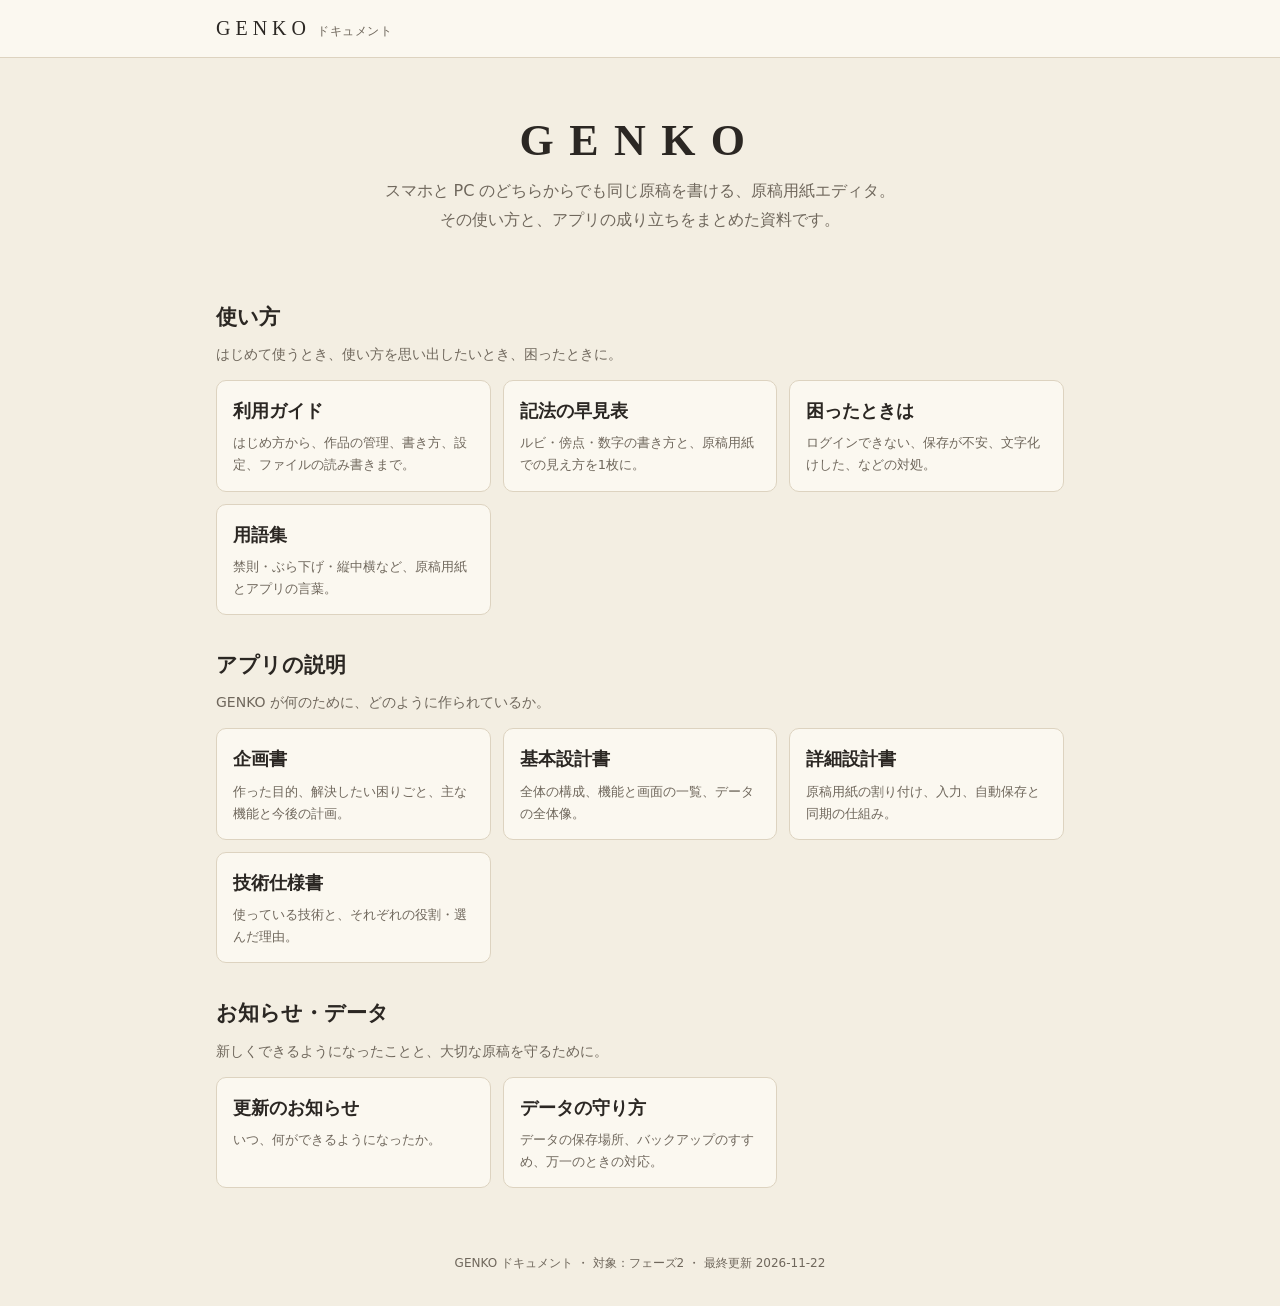
<file: index.html>
<!doctype html>
<html lang="ja">
<head>
  <meta charset="UTF-8">
  <meta name="viewport" content="width=device-width, initial-scale=1.0">
  <meta name="color-scheme" content="light dark">
  <title>GENKO ドキュメント</title>
  <link rel="stylesheet" href="assets/style.css?v=20261103">
</head>
<body>
  <header class="site-header">
    <div class="site-header-inner">
      <a class="site-logo" href="index.html">GENKO<small>ドキュメント</small></a>
    </div>
  </header>

  <main>
    <div class="portal-intro">
      <h1 class="mincho">GENKO</h1>
      <p class="lead">スマホと PC のどちらからでも同じ原稿を書ける、原稿用紙エディタ。<br>その使い方と、アプリの成り立ちをまとめた資料です。</p>
    </div>

    <section class="portal-section">
      <h2>使い方</h2>
      <p>はじめて使うとき、使い方を思い出したいとき、困ったときに。</p>
      <div class="cards">
        <a class="card" href="docs/guide.html">
          <div class="card-title">利用ガイド</div>
          <div class="card-desc">はじめ方から、作品の管理、書き方、設定、ファイルの読み書きまで。</div>
        </a>
        <a class="card" href="docs/notation.html">
          <div class="card-title">記法の早見表</div>
          <div class="card-desc">ルビ・傍点・数字の書き方と、原稿用紙での見え方を1枚に。</div>
        </a>
        <a class="card" href="docs/faq.html">
          <div class="card-title">困ったときは</div>
          <div class="card-desc">ログインできない、保存が不安、文字化けした、などの対処。</div>
        </a>
        <a class="card" href="docs/glossary.html">
          <div class="card-title">用語集</div>
          <div class="card-desc">禁則・ぶら下げ・縦中横など、原稿用紙とアプリの言葉。</div>
        </a>
      </div>
    </section>

    <section class="portal-section">
      <h2>アプリの説明</h2>
      <p>GENKO が何のために、どのように作られているか。</p>
      <div class="cards">
        <a class="card" href="docs/plan.html">
          <div class="card-title">企画書</div>
          <div class="card-desc">作った目的、解決したい困りごと、主な機能と今後の計画。</div>
        </a>
        <a class="card" href="docs/basic-design.html">
          <div class="card-title">基本設計書</div>
          <div class="card-desc">全体の構成、機能と画面の一覧、データの全体像。</div>
        </a>
        <a class="card" href="docs/detail-design.html">
          <div class="card-title">詳細設計書</div>
          <div class="card-desc">原稿用紙の割り付け、入力、自動保存と同期の仕組み。</div>
        </a>
        <a class="card" href="docs/tech-spec.html">
          <div class="card-title">技術仕様書</div>
          <div class="card-desc">使っている技術と、それぞれの役割・選んだ理由。</div>
        </a>
      </div>
    </section>

    <section class="portal-section">
      <h2>お知らせ・データ</h2>
      <p>新しくできるようになったことと、大切な原稿を守るために。</p>
      <div class="cards">
        <a class="card" href="docs/updates.html">
          <div class="card-title">更新のお知らせ</div>
          <div class="card-desc">いつ、何ができるようになったか。</div>
        </a>
        <a class="card" href="docs/data-safety.html">
          <div class="card-title">データの守り方</div>
          <div class="card-desc">データの保存場所、バックアップのすすめ、万一のときの対応。</div>
        </a>
      </div>
    </section>
  </main>

  <footer class="site-footer">GENKO ドキュメント ・ 対象：フェーズ2 ・ 最終更新 2026-11-22</footer>
</body>
</html>
</file>
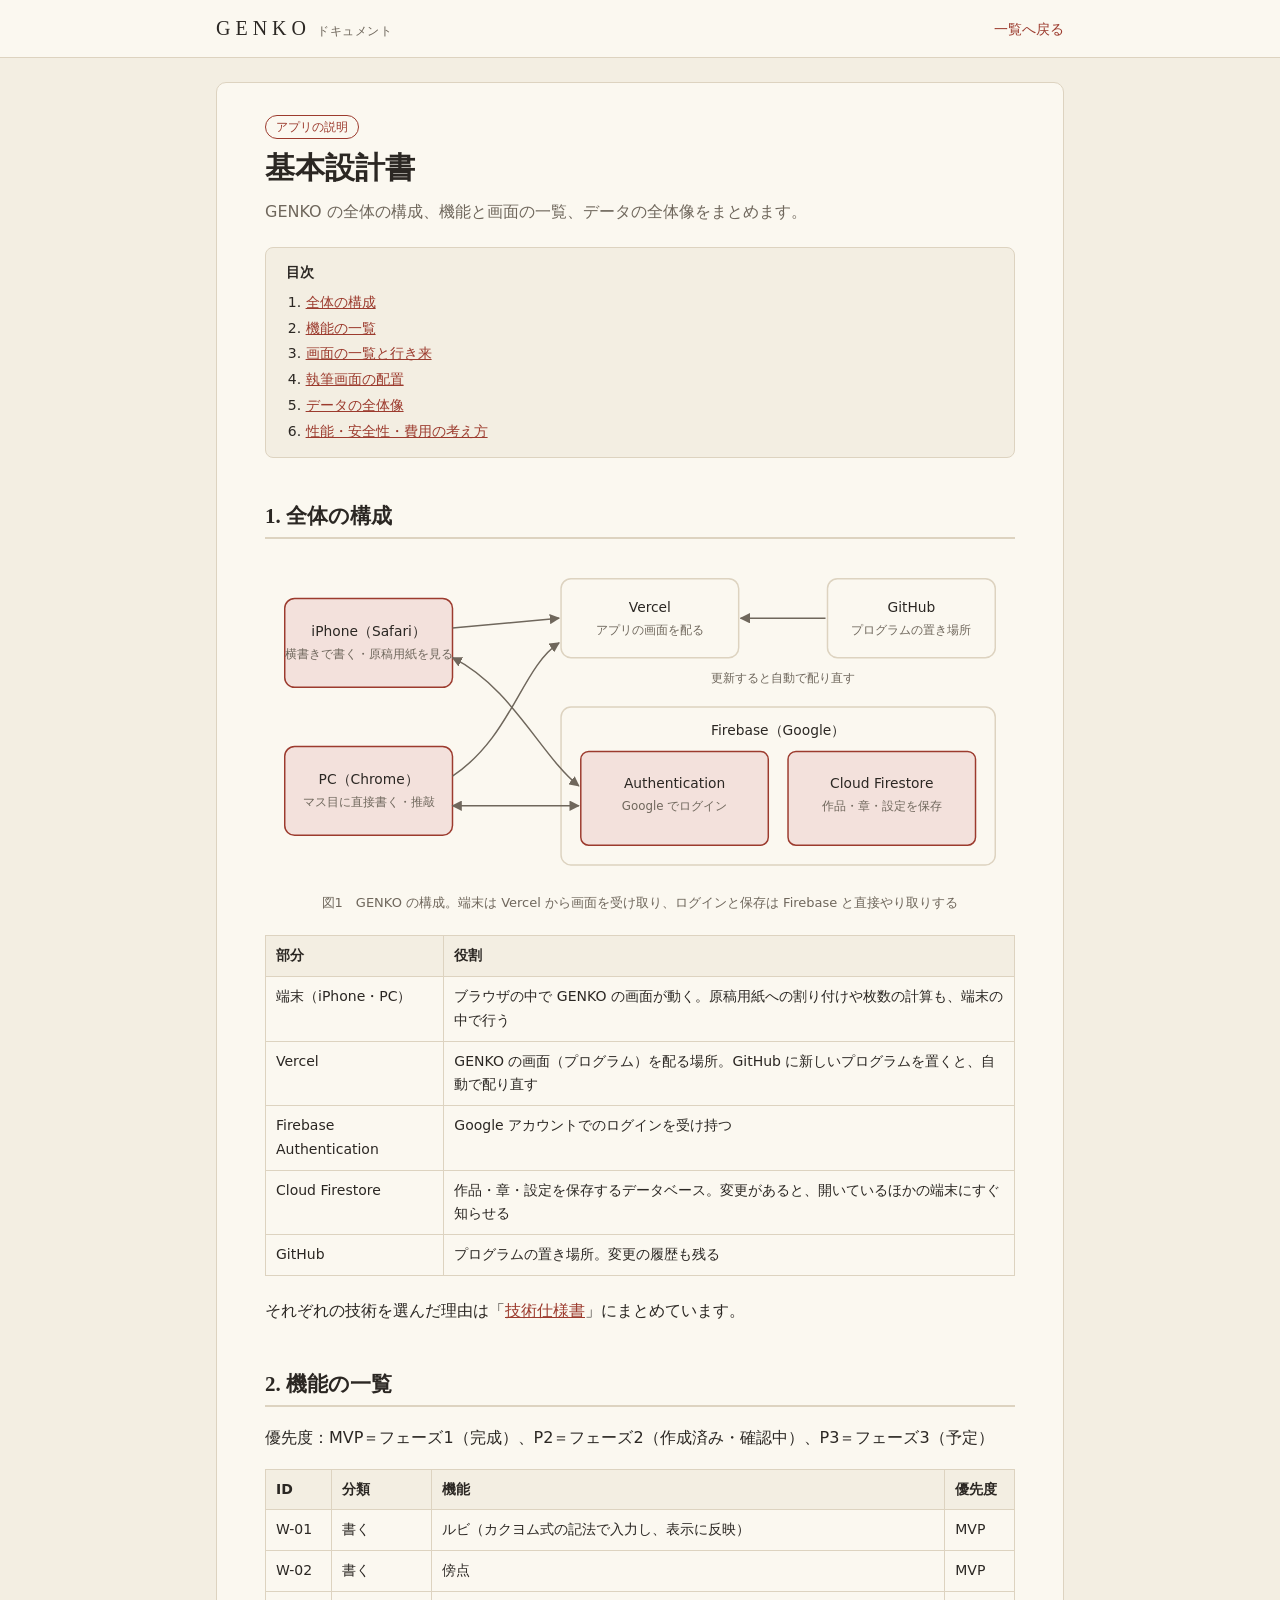
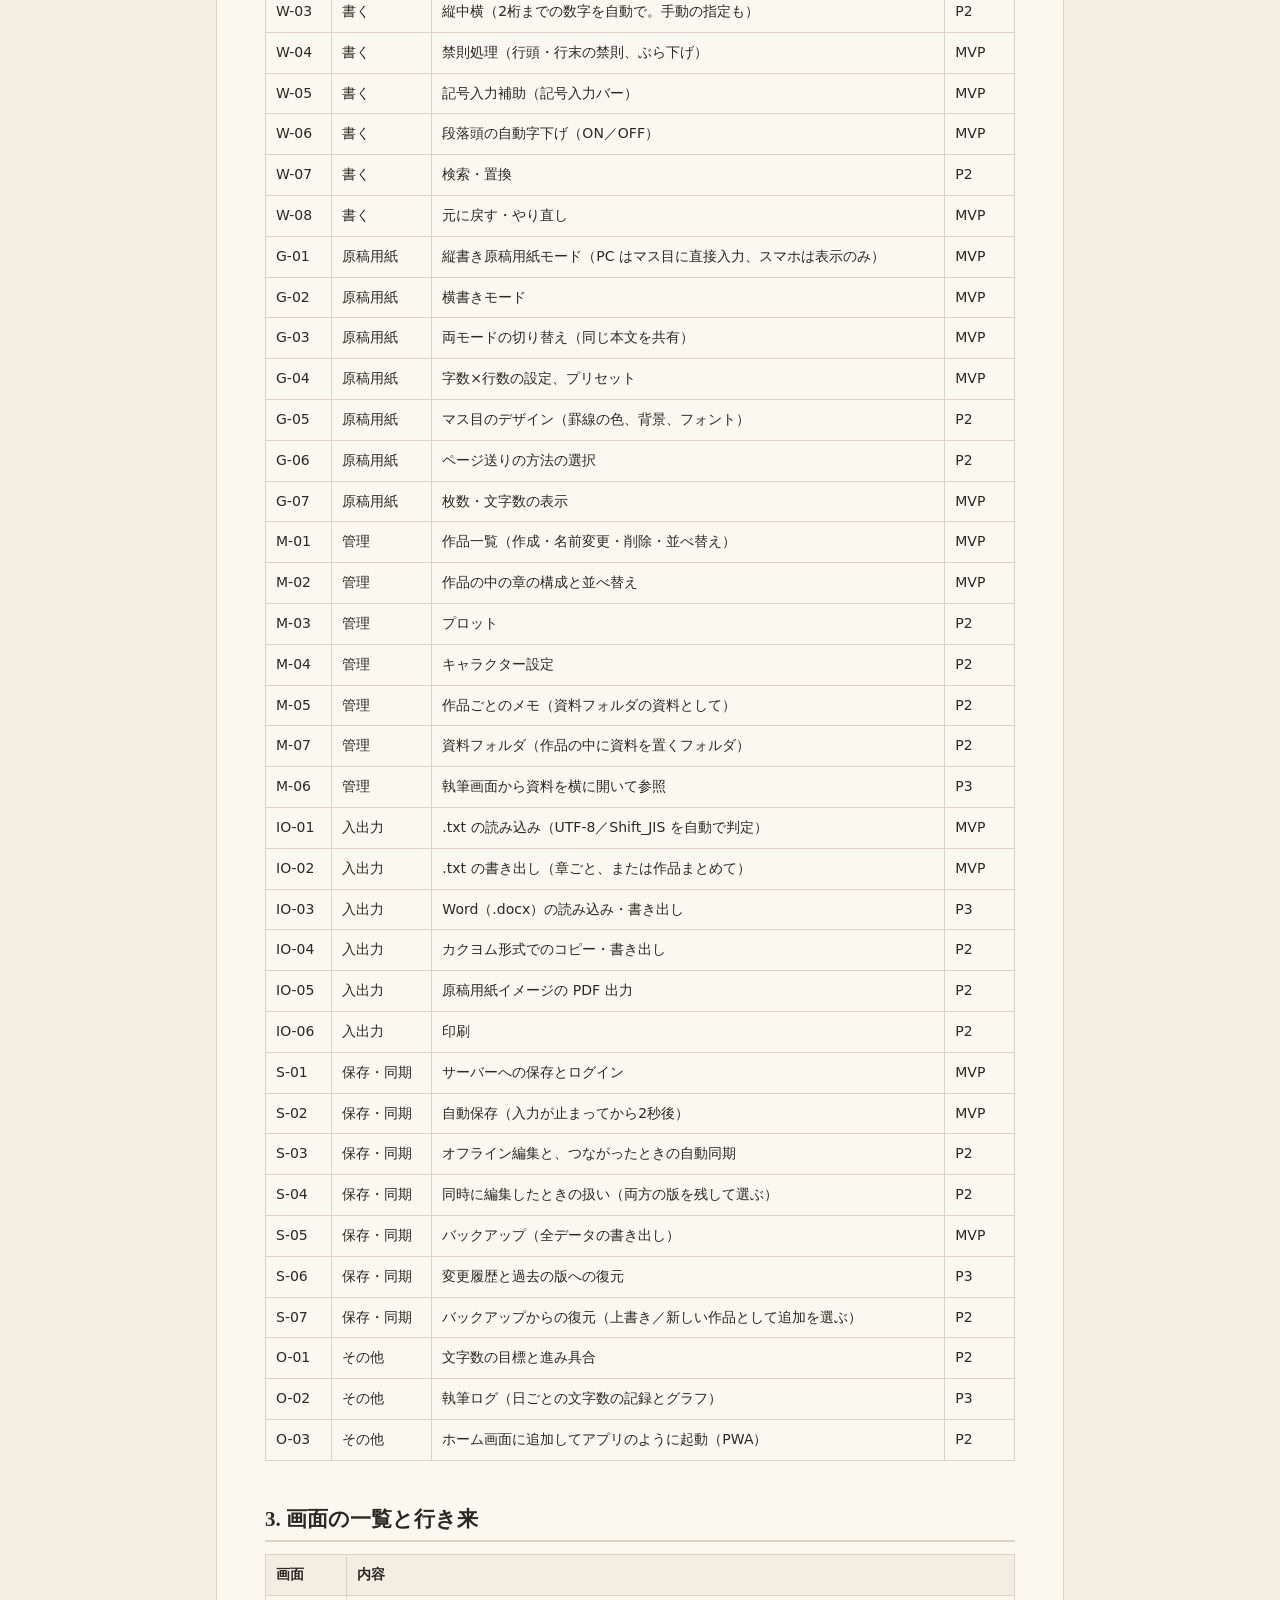
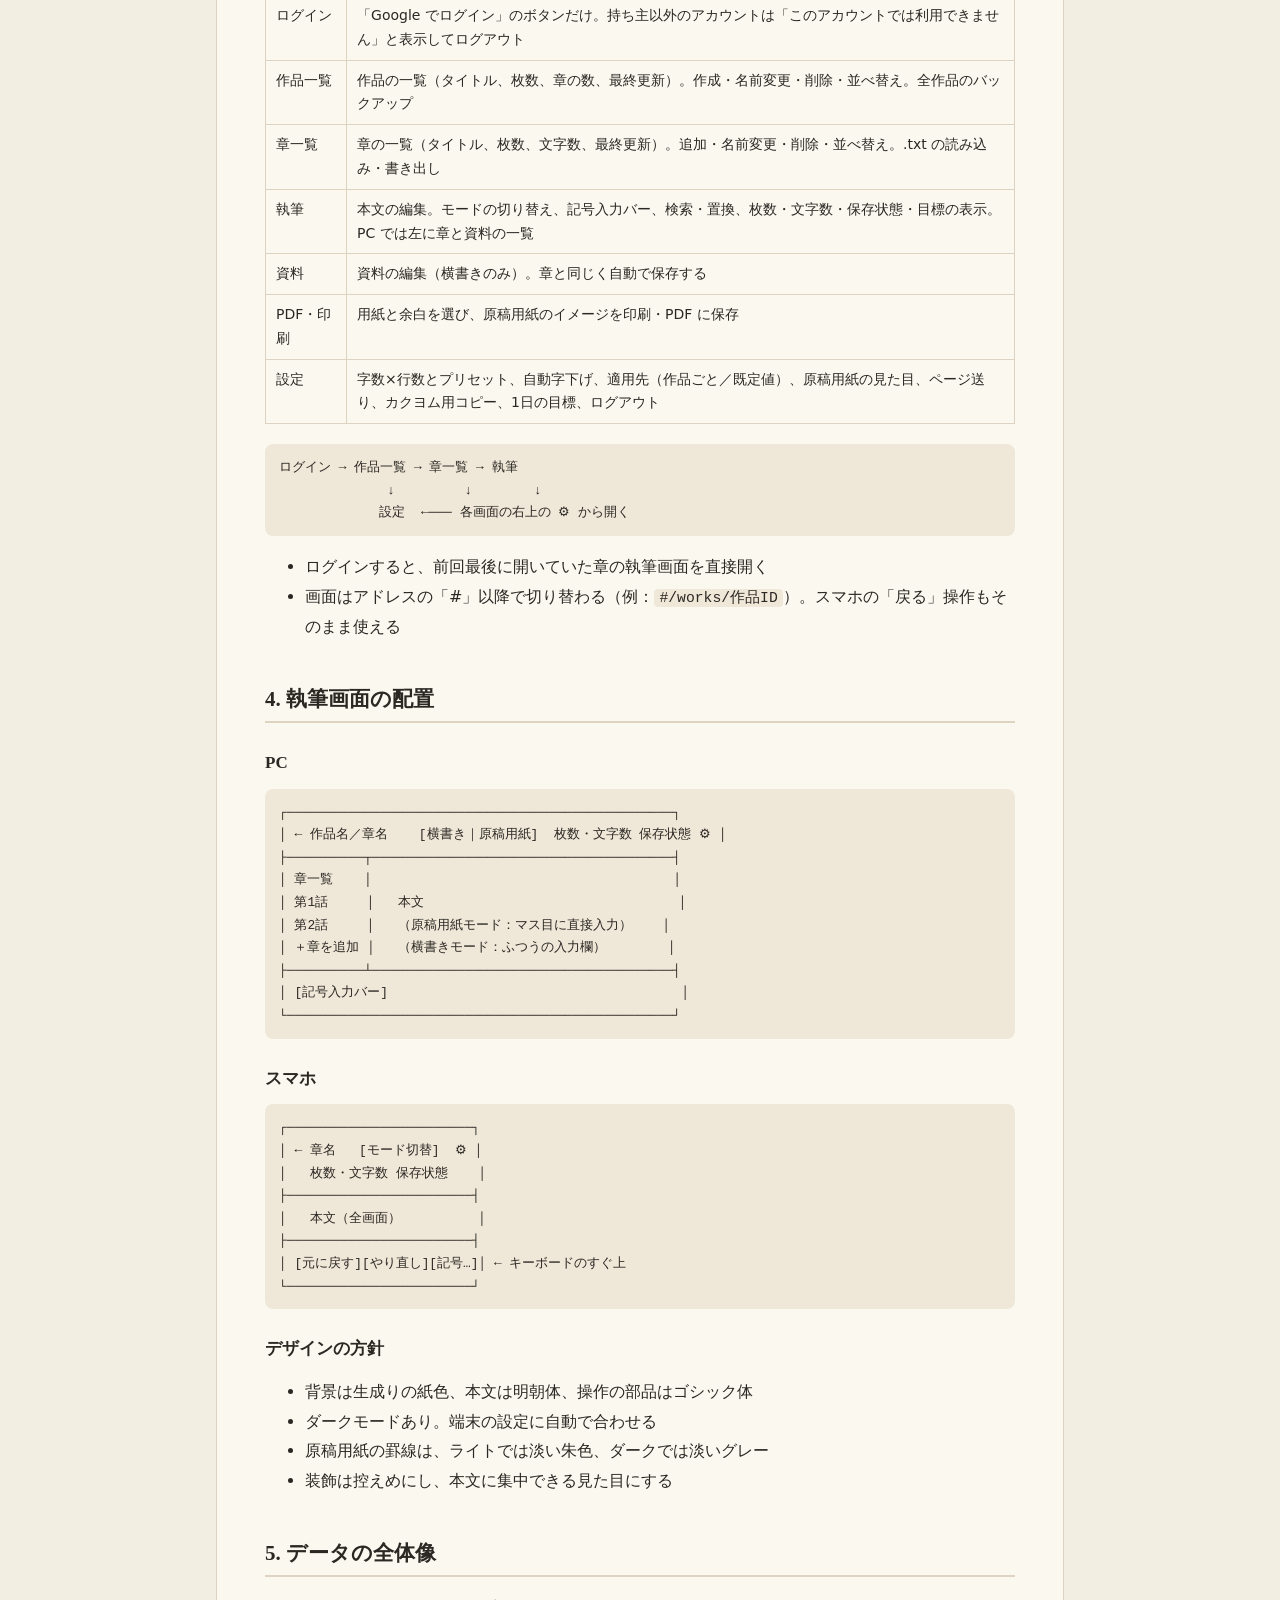
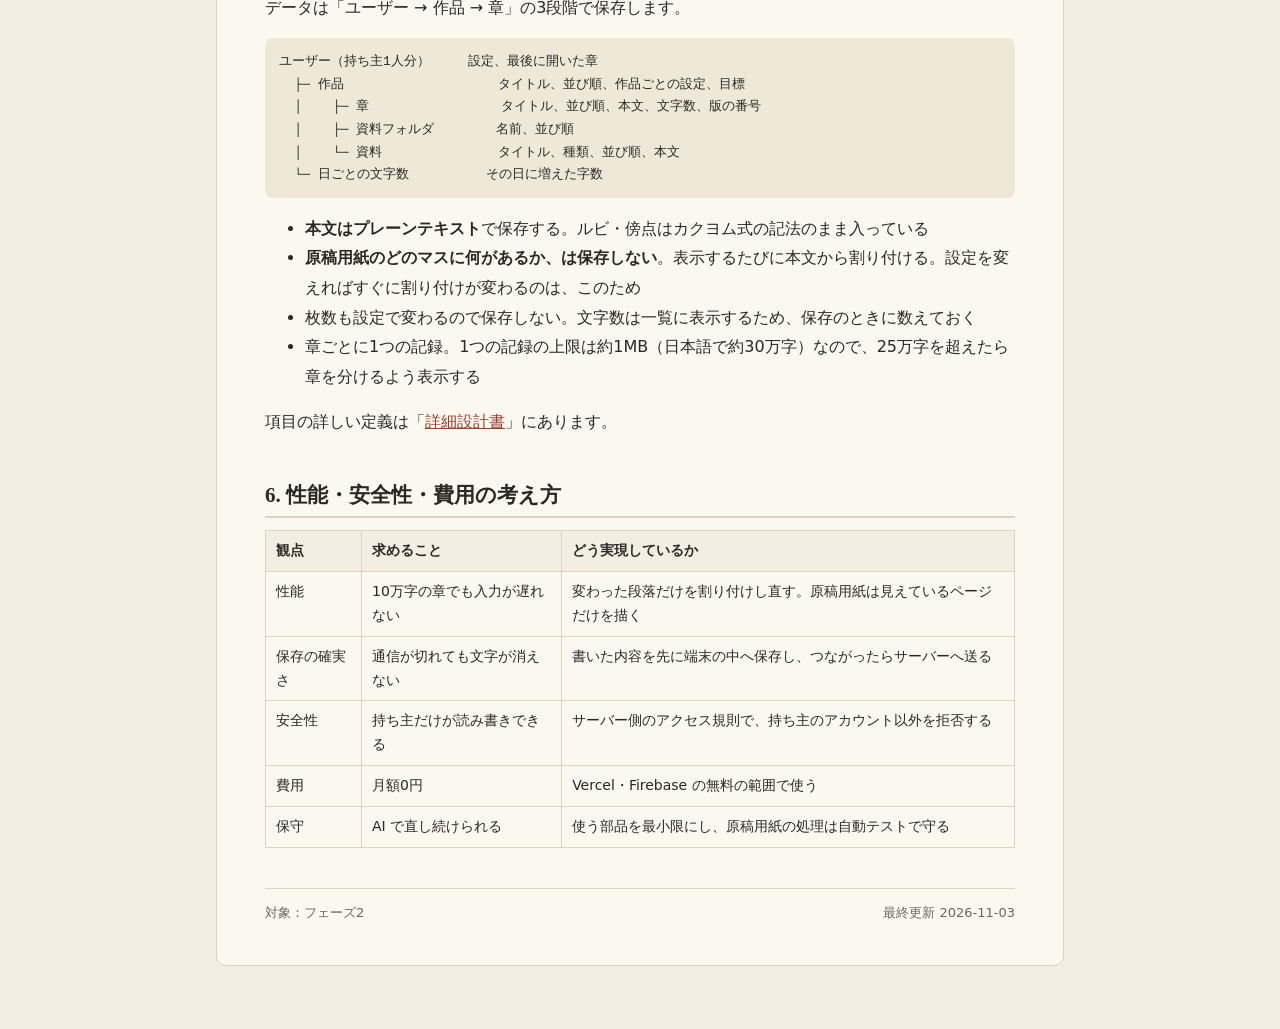
<file: docs/basic-design.html>
<!doctype html>
<html lang="ja">
<head>
  <meta charset="UTF-8">
  <meta name="viewport" content="width=device-width, initial-scale=1.0">
  <meta name="color-scheme" content="light dark">
  <title>基本設計書｜GENKO ドキュメント</title>
  <link rel="stylesheet" href="../assets/style.css?v=20261103">
</head>
<body>
  <header class="site-header">
    <div class="site-header-inner">
      <a class="site-logo" href="../index.html">GENKO<small>ドキュメント</small></a>
      <nav><a href="../index.html">一覧へ戻る</a></nav>
    </div>
  </header>

  <main>
    <article class="doc">
      <span class="doc-kind">アプリの説明</span>
      <h1>基本設計書</h1>
      <p class="lead">GENKO の全体の構成、機能と画面の一覧、データの全体像をまとめます。</p>

      <nav class="toc">
        <strong>目次</strong>
        <ol>
          <li><a href="#architecture">全体の構成</a></li>
          <li><a href="#functions">機能の一覧</a></li>
          <li><a href="#screens">画面の一覧と行き来</a></li>
          <li><a href="#layout">執筆画面の配置</a></li>
          <li><a href="#data">データの全体像</a></li>
          <li><a href="#nonfunctional">性能・安全性・費用の考え方</a></li>
        </ol>
      </nav>

      <h2 id="architecture">1. 全体の構成</h2>
      <figure>
        <div class="figure-scroll"><svg viewBox="0 0 760 330" role="img" aria-label="スマホと PC が Vercel からアプリを受け取り、Firebase でログインとデータの保存をする構成図">
          <defs>
            <marker id="arrow" viewBox="0 0 10 10" refX="9" refY="5" markerWidth="7" markerHeight="7" orient="auto-start-reverse">
              <path d="M0,0 L10,5 L0,10 z" class="diagram-arrowhead" />
            </marker>
          </defs>
          <!-- 端末 -->
          <rect x="20" y="40" width="170" height="90" rx="10" class="diagram-accent" />
          <text x="105" y="78" text-anchor="middle" class="diagram-text">iPhone（Safari）</text>
          <text x="105" y="100" text-anchor="middle" class="diagram-sub">横書きで書く・原稿用紙を見る</text>
          <rect x="20" y="190" width="170" height="90" rx="10" class="diagram-accent" />
          <text x="105" y="228" text-anchor="middle" class="diagram-text">PC（Chrome）</text>
          <text x="105" y="250" text-anchor="middle" class="diagram-sub">マス目に直接書く・推敲</text>

          <!-- Vercel -->
          <rect x="300" y="20" width="180" height="80" rx="10" class="diagram-box" />
          <text x="390" y="54" text-anchor="middle" class="diagram-text">Vercel</text>
          <text x="390" y="76" text-anchor="middle" class="diagram-sub">アプリの画面を配る</text>

          <!-- GitHub -->
          <rect x="570" y="20" width="170" height="80" rx="10" class="diagram-box" />
          <text x="655" y="54" text-anchor="middle" class="diagram-text">GitHub</text>
          <text x="655" y="76" text-anchor="middle" class="diagram-sub">プログラムの置き場所</text>

          <!-- Firebase -->
          <rect x="300" y="150" width="440" height="160" rx="10" class="diagram-box" />
          <text x="520" y="178" text-anchor="middle" class="diagram-text">Firebase（Google）</text>
          <rect x="320" y="195" width="190" height="95" rx="8" class="diagram-accent" />
          <text x="415" y="232" text-anchor="middle" class="diagram-text">Authentication</text>
          <text x="415" y="254" text-anchor="middle" class="diagram-sub">Google でログイン</text>
          <rect x="530" y="195" width="190" height="95" rx="8" class="diagram-accent" />
          <text x="625" y="232" text-anchor="middle" class="diagram-text">Cloud Firestore</text>
          <text x="625" y="254" text-anchor="middle" class="diagram-sub">作品・章・設定を保存</text>

          <!-- 矢印 -->
          <path d="M190,70 L298,60" class="diagram-line" marker-end="url(#arrow)" />
          <path d="M190,220 C250,180 260,110 298,85" class="diagram-line" marker-end="url(#arrow)" />
          <path d="M568,60 L482,60" class="diagram-line" marker-end="url(#arrow)" />
          <path d="M190,100 C250,130 280,200 318,230" class="diagram-line" marker-start="url(#arrow)" marker-end="url(#arrow)" />
          <path d="M190,250 L318,250" class="diagram-line" marker-start="url(#arrow)" marker-end="url(#arrow)" />
          <text x="525" y="125" text-anchor="middle" class="diagram-sub">更新すると自動で配り直す</text>
        </svg></div>
        <figcaption>図1　GENKO の構成。端末は Vercel から画面を受け取り、ログインと保存は Firebase と直接やり取りする</figcaption>
      </figure>
      <div class="table-wrap">
        <table>
          <tr><th>部分</th><th>役割</th></tr>
          <tr><td>端末（iPhone・PC）</td><td>ブラウザの中で GENKO の画面が動く。原稿用紙への割り付けや枚数の計算も、端末の中で行う</td></tr>
          <tr><td>Vercel</td><td>GENKO の画面（プログラム）を配る場所。GitHub に新しいプログラムを置くと、自動で配り直す</td></tr>
          <tr><td>Firebase Authentication</td><td>Google アカウントでのログインを受け持つ</td></tr>
          <tr><td>Cloud Firestore</td><td>作品・章・設定を保存するデータベース。変更があると、開いているほかの端末にすぐ知らせる</td></tr>
          <tr><td>GitHub</td><td>プログラムの置き場所。変更の履歴も残る</td></tr>
        </table>
      </div>
      <p>それぞれの技術を選んだ理由は「<a href="tech-spec.html">技術仕様書</a>」にまとめています。</p>

      <h2 id="functions">2. 機能の一覧</h2>
      <p>優先度：MVP＝フェーズ1（完成）、P2＝フェーズ2（作成済み・確認中）、P3＝フェーズ3（予定）</p>
      <div class="table-wrap">
        <table>
          <tr><th>ID</th><th>分類</th><th>機能</th><th>優先度</th></tr>
          <tr><td>W-01</td><td>書く</td><td>ルビ（カクヨム式の記法で入力し、表示に反映）</td><td>MVP</td></tr>
          <tr><td>W-02</td><td>書く</td><td>傍点</td><td>MVP</td></tr>
          <tr><td>W-03</td><td>書く</td><td>縦中横（2桁までの数字を自動で。手動の指定も）</td><td>P2</td></tr>
          <tr><td>W-04</td><td>書く</td><td>禁則処理（行頭・行末の禁則、ぶら下げ）</td><td>MVP</td></tr>
          <tr><td>W-05</td><td>書く</td><td>記号入力補助（記号入力バー）</td><td>MVP</td></tr>
          <tr><td>W-06</td><td>書く</td><td>段落頭の自動字下げ（ON／OFF）</td><td>MVP</td></tr>
          <tr><td>W-07</td><td>書く</td><td>検索・置換</td><td>P2</td></tr>
          <tr><td>W-08</td><td>書く</td><td>元に戻す・やり直し</td><td>MVP</td></tr>
          <tr><td>G-01</td><td>原稿用紙</td><td>縦書き原稿用紙モード（PC はマス目に直接入力、スマホは表示のみ）</td><td>MVP</td></tr>
          <tr><td>G-02</td><td>原稿用紙</td><td>横書きモード</td><td>MVP</td></tr>
          <tr><td>G-03</td><td>原稿用紙</td><td>両モードの切り替え（同じ本文を共有）</td><td>MVP</td></tr>
          <tr><td>G-04</td><td>原稿用紙</td><td>字数×行数の設定、プリセット</td><td>MVP</td></tr>
          <tr><td>G-05</td><td>原稿用紙</td><td>マス目のデザイン（罫線の色、背景、フォント）</td><td>P2</td></tr>
          <tr><td>G-06</td><td>原稿用紙</td><td>ページ送りの方法の選択</td><td>P2</td></tr>
          <tr><td>G-07</td><td>原稿用紙</td><td>枚数・文字数の表示</td><td>MVP</td></tr>
          <tr><td>M-01</td><td>管理</td><td>作品一覧（作成・名前変更・削除・並べ替え）</td><td>MVP</td></tr>
          <tr><td>M-02</td><td>管理</td><td>作品の中の章の構成と並べ替え</td><td>MVP</td></tr>
          <tr><td>M-03</td><td>管理</td><td>プロット</td><td>P2</td></tr>
          <tr><td>M-04</td><td>管理</td><td>キャラクター設定</td><td>P2</td></tr>
          <tr><td>M-05</td><td>管理</td><td>作品ごとのメモ（資料フォルダの資料として）</td><td>P2</td></tr>
          <tr><td>M-07</td><td>管理</td><td>資料フォルダ（作品の中に資料を置くフォルダ）</td><td>P2</td></tr>
          <tr><td>M-06</td><td>管理</td><td>執筆画面から資料を横に開いて参照</td><td>P3</td></tr>
          <tr><td>IO-01</td><td>入出力</td><td>.txt の読み込み（UTF-8／Shift_JIS を自動で判定）</td><td>MVP</td></tr>
          <tr><td>IO-02</td><td>入出力</td><td>.txt の書き出し（章ごと、または作品まとめて）</td><td>MVP</td></tr>
          <tr><td>IO-03</td><td>入出力</td><td>Word（.docx）の読み込み・書き出し</td><td>P3</td></tr>
          <tr><td>IO-04</td><td>入出力</td><td>カクヨム形式でのコピー・書き出し</td><td>P2</td></tr>
          <tr><td>IO-05</td><td>入出力</td><td>原稿用紙イメージの PDF 出力</td><td>P2</td></tr>
          <tr><td>IO-06</td><td>入出力</td><td>印刷</td><td>P2</td></tr>
          <tr><td>S-01</td><td>保存・同期</td><td>サーバーへの保存とログイン</td><td>MVP</td></tr>
          <tr><td>S-02</td><td>保存・同期</td><td>自動保存（入力が止まってから2秒後）</td><td>MVP</td></tr>
          <tr><td>S-03</td><td>保存・同期</td><td>オフライン編集と、つながったときの自動同期</td><td>P2</td></tr>
          <tr><td>S-04</td><td>保存・同期</td><td>同時に編集したときの扱い（両方の版を残して選ぶ）</td><td>P2</td></tr>
          <tr><td>S-05</td><td>保存・同期</td><td>バックアップ（全データの書き出し）</td><td>MVP</td></tr>
          <tr><td>S-06</td><td>保存・同期</td><td>変更履歴と過去の版への復元</td><td>P3</td></tr>
          <tr><td>S-07</td><td>保存・同期</td><td>バックアップからの復元（上書き／新しい作品として追加を選ぶ）</td><td>P2</td></tr>
          <tr><td>O-01</td><td>その他</td><td>文字数の目標と進み具合</td><td>P2</td></tr>
          <tr><td>O-02</td><td>その他</td><td>執筆ログ（日ごとの文字数の記録とグラフ）</td><td>P3</td></tr>
          <tr><td>O-03</td><td>その他</td><td>ホーム画面に追加してアプリのように起動（PWA）</td><td>P2</td></tr>
        </table>
      </div>

      <h2 id="screens">3. 画面の一覧と行き来</h2>
      <div class="table-wrap">
        <table>
          <tr><th>画面</th><th>内容</th></tr>
          <tr><td>ログイン</td><td>「Google でログイン」のボタンだけ。持ち主以外のアカウントは「このアカウントでは利用できません」と表示してログアウト</td></tr>
          <tr><td>作品一覧</td><td>作品の一覧（タイトル、枚数、章の数、最終更新）。作成・名前変更・削除・並べ替え。全作品のバックアップ</td></tr>
          <tr><td>章一覧</td><td>章の一覧（タイトル、枚数、文字数、最終更新）。追加・名前変更・削除・並べ替え。.txt の読み込み・書き出し</td></tr>
          <tr><td>執筆</td><td>本文の編集。モードの切り替え、記号入力バー、検索・置換、枚数・文字数・保存状態・目標の表示。PC では左に章と資料の一覧</td></tr>
          <tr><td>資料</td><td>資料の編集（横書きのみ）。章と同じく自動で保存する</td></tr>
          <tr><td>PDF・印刷</td><td>用紙と余白を選び、原稿用紙のイメージを印刷・PDF に保存</td></tr>
          <tr><td>設定</td><td>字数×行数とプリセット、自動字下げ、適用先（作品ごと／既定値）、原稿用紙の見た目、ページ送り、カクヨム用コピー、1日の目標、ログアウト</td></tr>
        </table>
      </div>
      <pre><code>ログイン → 作品一覧 → 章一覧 → 執筆
              ↓         ↓        ↓
             設定  ←─── 各画面の右上の ⚙ から開く</code></pre>
      <ul>
        <li>ログインすると、前回最後に開いていた章の執筆画面を直接開く</li>
        <li>画面はアドレスの「#」以降で切り替わる（例：<code>#/works/作品ID</code>）。スマホの「戻る」操作もそのまま使える</li>
      </ul>

      <h2 id="layout">4. 執筆画面の配置</h2>
      <h3>PC</h3>
      <pre><code>┌──────────────────────────────────────────────────┐
│ ← 作品名／章名    [横書き｜原稿用紙]  枚数・文字数 保存状態 ⚙ │
├──────────┬───────────────────────────────────────┤
│ 章一覧    │                                       │
│ 第1話     │   本文                                 │
│ 第2話     │   （原稿用紙モード：マス目に直接入力）    │
│ ＋章を追加 │   （横書きモード：ふつうの入力欄）        │
├──────────┴───────────────────────────────────────┤
│ [記号入力バー]                                      │
└──────────────────────────────────────────────────┘</code></pre>
      <h3>スマホ</h3>
      <pre><code>┌────────────────────────┐
│ ← 章名   [モード切替]  ⚙ │
│   枚数・文字数 保存状態    │
├────────────────────────┤
│   本文（全画面）          │
├────────────────────────┤
│ [元に戻す][やり直し][記号…]│ ← キーボードのすぐ上
└────────────────────────┘</code></pre>
      <h3>デザインの方針</h3>
      <ul>
        <li>背景は生成りの紙色、本文は明朝体、操作の部品はゴシック体</li>
        <li>ダークモードあり。端末の設定に自動で合わせる</li>
        <li>原稿用紙の罫線は、ライトでは淡い朱色、ダークでは淡いグレー</li>
        <li>装飾は控えめにし、本文に集中できる見た目にする</li>
      </ul>

      <h2 id="data">5. データの全体像</h2>
      <p>データは「ユーザー → 作品 → 章」の3段階で保存します。</p>
      <pre><code>ユーザー（持ち主1人分）     設定、最後に開いた章
  ├─ 作品                    タイトル、並び順、作品ごとの設定、目標
  │    ├─ 章                 タイトル、並び順、本文、文字数、版の番号
  │    ├─ 資料フォルダ        名前、並び順
  │    └─ 資料               タイトル、種類、並び順、本文
  └─ 日ごとの文字数          その日に増えた字数</code></pre>
      <ul>
        <li><strong>本文はプレーンテキスト</strong>で保存する。ルビ・傍点はカクヨム式の記法のまま入っている</li>
        <li><strong>原稿用紙のどのマスに何があるか、は保存しない</strong>。表示するたびに本文から割り付ける。設定を変えればすぐに割り付けが変わるのは、このため</li>
        <li>枚数も設定で変わるので保存しない。文字数は一覧に表示するため、保存のときに数えておく</li>
        <li>章ごとに1つの記録。1つの記録の上限は約1MB（日本語で約30万字）なので、25万字を超えたら章を分けるよう表示する</li>
      </ul>
      <p>項目の詳しい定義は「<a href="detail-design.html#data">詳細設計書</a>」にあります。</p>

      <h2 id="nonfunctional">6. 性能・安全性・費用の考え方</h2>
      <div class="table-wrap">
        <table>
          <tr><th>観点</th><th>求めること</th><th>どう実現しているか</th></tr>
          <tr><td>性能</td><td>10万字の章でも入力が遅れない</td><td>変わった段落だけを割り付けし直す。原稿用紙は見えているページだけを描く</td></tr>
          <tr><td>保存の確実さ</td><td>通信が切れても文字が消えない</td><td>書いた内容を先に端末の中へ保存し、つながったらサーバーへ送る</td></tr>
          <tr><td>安全性</td><td>持ち主だけが読み書きできる</td><td>サーバー側のアクセス規則で、持ち主のアカウント以外を拒否する</td></tr>
          <tr><td>費用</td><td>月額0円</td><td>Vercel・Firebase の無料の範囲で使う</td></tr>
          <tr><td>保守</td><td>AI で直し続けられる</td><td>使う部品を最小限にし、原稿用紙の処理は自動テストで守る</td></tr>
        </table>
      </div>

      <div class="doc-footer">
        <span>対象：フェーズ2</span>
        <span>最終更新 2026-11-03</span>
      </div>
    </article>
  </main>
</body>
</html>
</file>
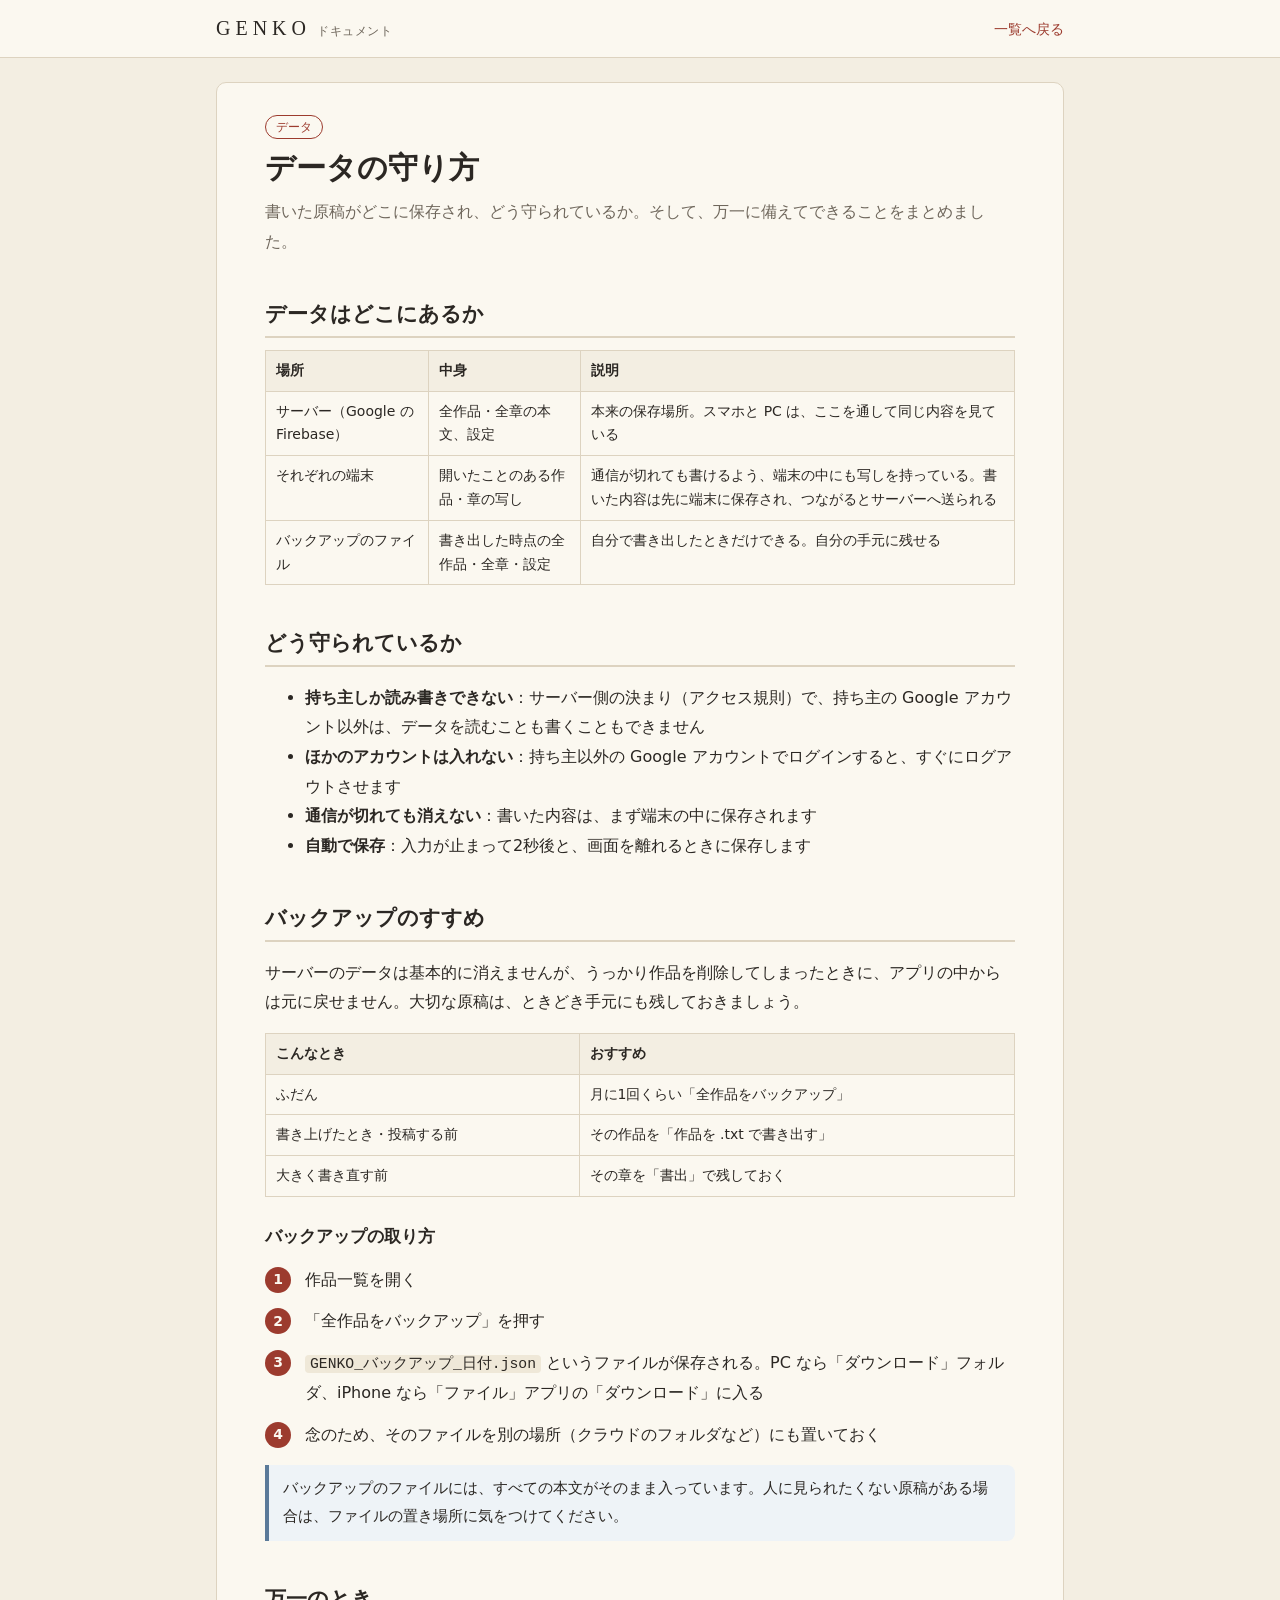
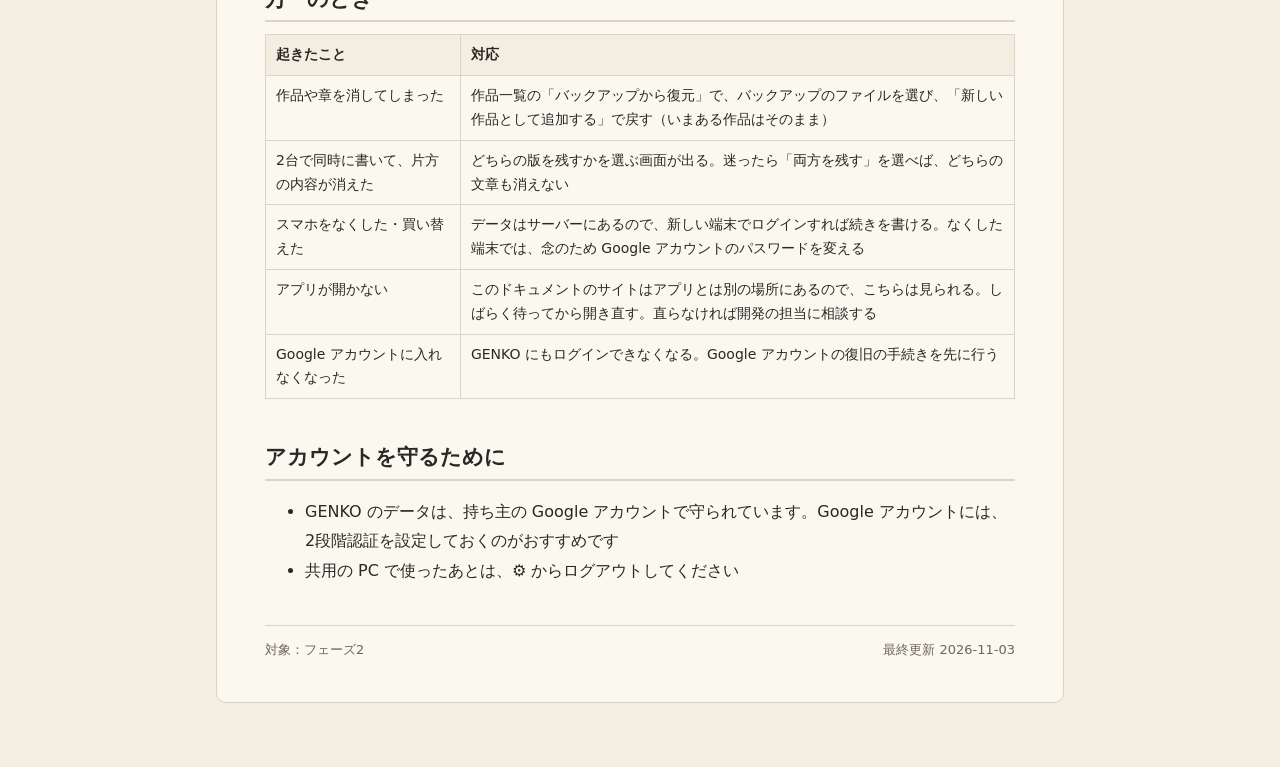
<file: docs/data-safety.html>
<!doctype html>
<html lang="ja">
<head>
  <meta charset="UTF-8">
  <meta name="viewport" content="width=device-width, initial-scale=1.0">
  <meta name="color-scheme" content="light dark">
  <title>データの守り方｜GENKO ドキュメント</title>
  <link rel="stylesheet" href="../assets/style.css?v=20261103">
</head>
<body>
  <header class="site-header">
    <div class="site-header-inner">
      <a class="site-logo" href="../index.html">GENKO<small>ドキュメント</small></a>
      <nav><a href="../index.html">一覧へ戻る</a></nav>
    </div>
  </header>

  <main>
    <article class="doc">
      <span class="doc-kind">データ</span>
      <h1>データの守り方</h1>
      <p class="lead">書いた原稿がどこに保存され、どう守られているか。そして、万一に備えてできることをまとめました。</p>

      <h2>データはどこにあるか</h2>
      <div class="table-wrap">
        <table>
          <tr><th>場所</th><th>中身</th><th>説明</th></tr>
          <tr><td>サーバー（Google の Firebase）</td><td>全作品・全章の本文、設定</td><td>本来の保存場所。スマホと PC は、ここを通して同じ内容を見ている</td></tr>
          <tr><td>それぞれの端末</td><td>開いたことのある作品・章の写し</td><td>通信が切れても書けるよう、端末の中にも写しを持っている。書いた内容は先に端末に保存され、つながるとサーバーへ送られる</td></tr>
          <tr><td>バックアップのファイル</td><td>書き出した時点の全作品・全章・設定</td><td>自分で書き出したときだけできる。自分の手元に残せる</td></tr>
        </table>
      </div>

      <h2>どう守られているか</h2>
      <ul>
        <li><strong>持ち主しか読み書きできない</strong>：サーバー側の決まり（アクセス規則）で、持ち主の Google アカウント以外は、データを読むことも書くこともできません</li>
        <li><strong>ほかのアカウントは入れない</strong>：持ち主以外の Google アカウントでログインすると、すぐにログアウトさせます</li>
        <li><strong>通信が切れても消えない</strong>：書いた内容は、まず端末の中に保存されます</li>
        <li><strong>自動で保存</strong>：入力が止まって2秒後と、画面を離れるときに保存します</li>
      </ul>

      <h2>バックアップのすすめ</h2>
      <p>サーバーのデータは基本的に消えませんが、うっかり作品を削除してしまったときに、アプリの中からは元に戻せません。大切な原稿は、ときどき手元にも残しておきましょう。</p>
      <div class="table-wrap">
        <table>
          <tr><th>こんなとき</th><th>おすすめ</th></tr>
          <tr><td>ふだん</td><td>月に1回くらい「全作品をバックアップ」</td></tr>
          <tr><td>書き上げたとき・投稿する前</td><td>その作品を「作品を .txt で書き出す」</td></tr>
          <tr><td>大きく書き直す前</td><td>その章を「書出」で残しておく</td></tr>
        </table>
      </div>
      <h3>バックアップの取り方</h3>
      <ol class="steps">
        <li>作品一覧を開く</li>
        <li>「全作品をバックアップ」を押す</li>
        <li><code>GENKO_バックアップ_日付.json</code> というファイルが保存される。PC なら「ダウンロード」フォルダ、iPhone なら「ファイル」アプリの「ダウンロード」に入る</li>
        <li>念のため、そのファイルを別の場所（クラウドのフォルダなど）にも置いておく</li>
      </ol>
      <div class="note">
        <p>バックアップのファイルには、すべての本文がそのまま入っています。人に見られたくない原稿がある場合は、ファイルの置き場所に気をつけてください。</p>
      </div>

      <h2>万一のとき</h2>
      <div class="table-wrap">
        <table>
          <tr><th>起きたこと</th><th>対応</th></tr>
          <tr><td>作品や章を消してしまった</td><td>作品一覧の「バックアップから復元」で、バックアップのファイルを選び、「新しい作品として追加する」で戻す（いまある作品はそのまま）</td></tr>
          <tr><td>2台で同時に書いて、片方の内容が消えた</td><td>どちらの版を残すかを選ぶ画面が出る。迷ったら「両方を残す」を選べば、どちらの文章も消えない</td></tr>
          <tr><td>スマホをなくした・買い替えた</td><td>データはサーバーにあるので、新しい端末でログインすれば続きを書ける。なくした端末では、念のため Google アカウントのパスワードを変える</td></tr>
          <tr><td>アプリが開かない</td><td>このドキュメントのサイトはアプリとは別の場所にあるので、こちらは見られる。しばらく待ってから開き直す。直らなければ開発の担当に相談する</td></tr>
          <tr><td>Google アカウントに入れなくなった</td><td>GENKO にもログインできなくなる。Google アカウントの復旧の手続きを先に行う</td></tr>
        </table>
      </div>

      <h2>アカウントを守るために</h2>
      <ul>
        <li>GENKO のデータは、持ち主の Google アカウントで守られています。Google アカウントには、2段階認証を設定しておくのがおすすめです</li>
        <li>共用の PC で使ったあとは、⚙ からログアウトしてください</li>
      </ul>

      <div class="doc-footer">
        <span>対象：フェーズ2</span>
        <span>最終更新 2026-11-03</span>
      </div>
    </article>
  </main>
</body>
</html>
</file>
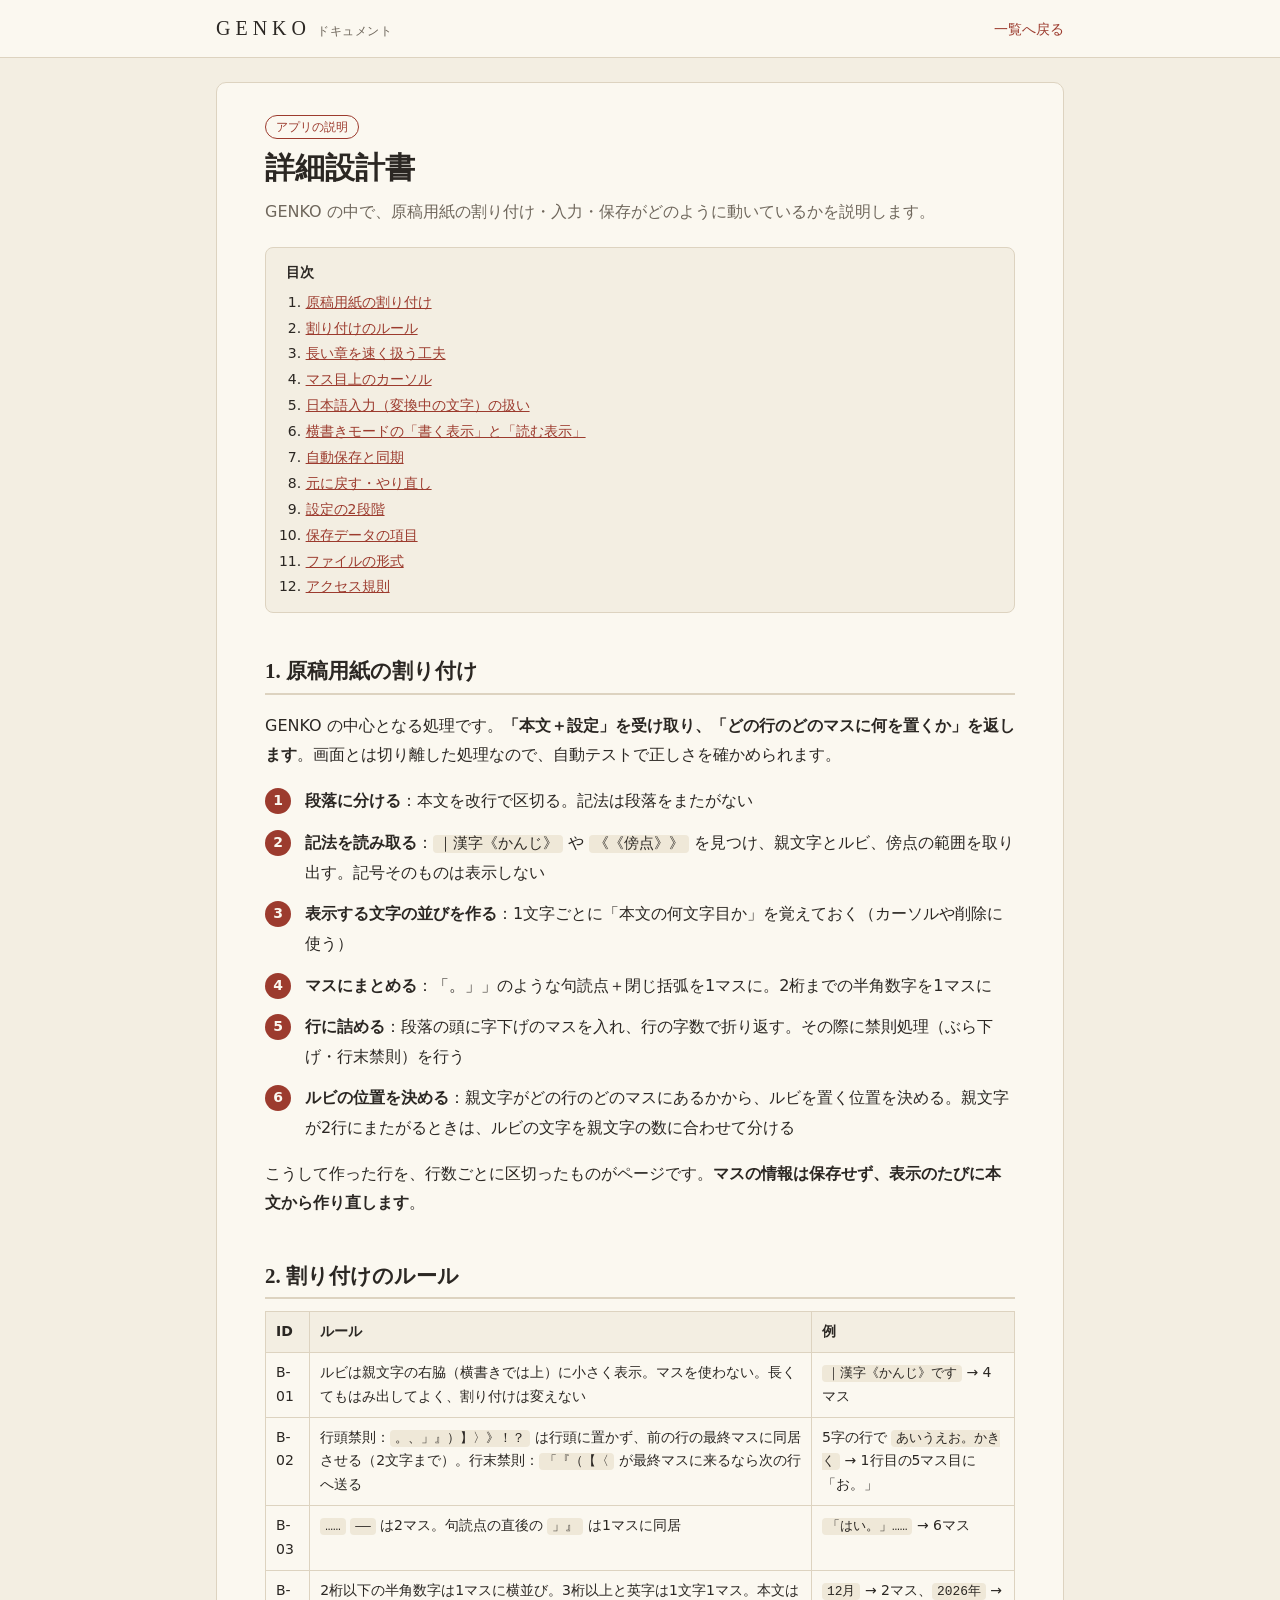
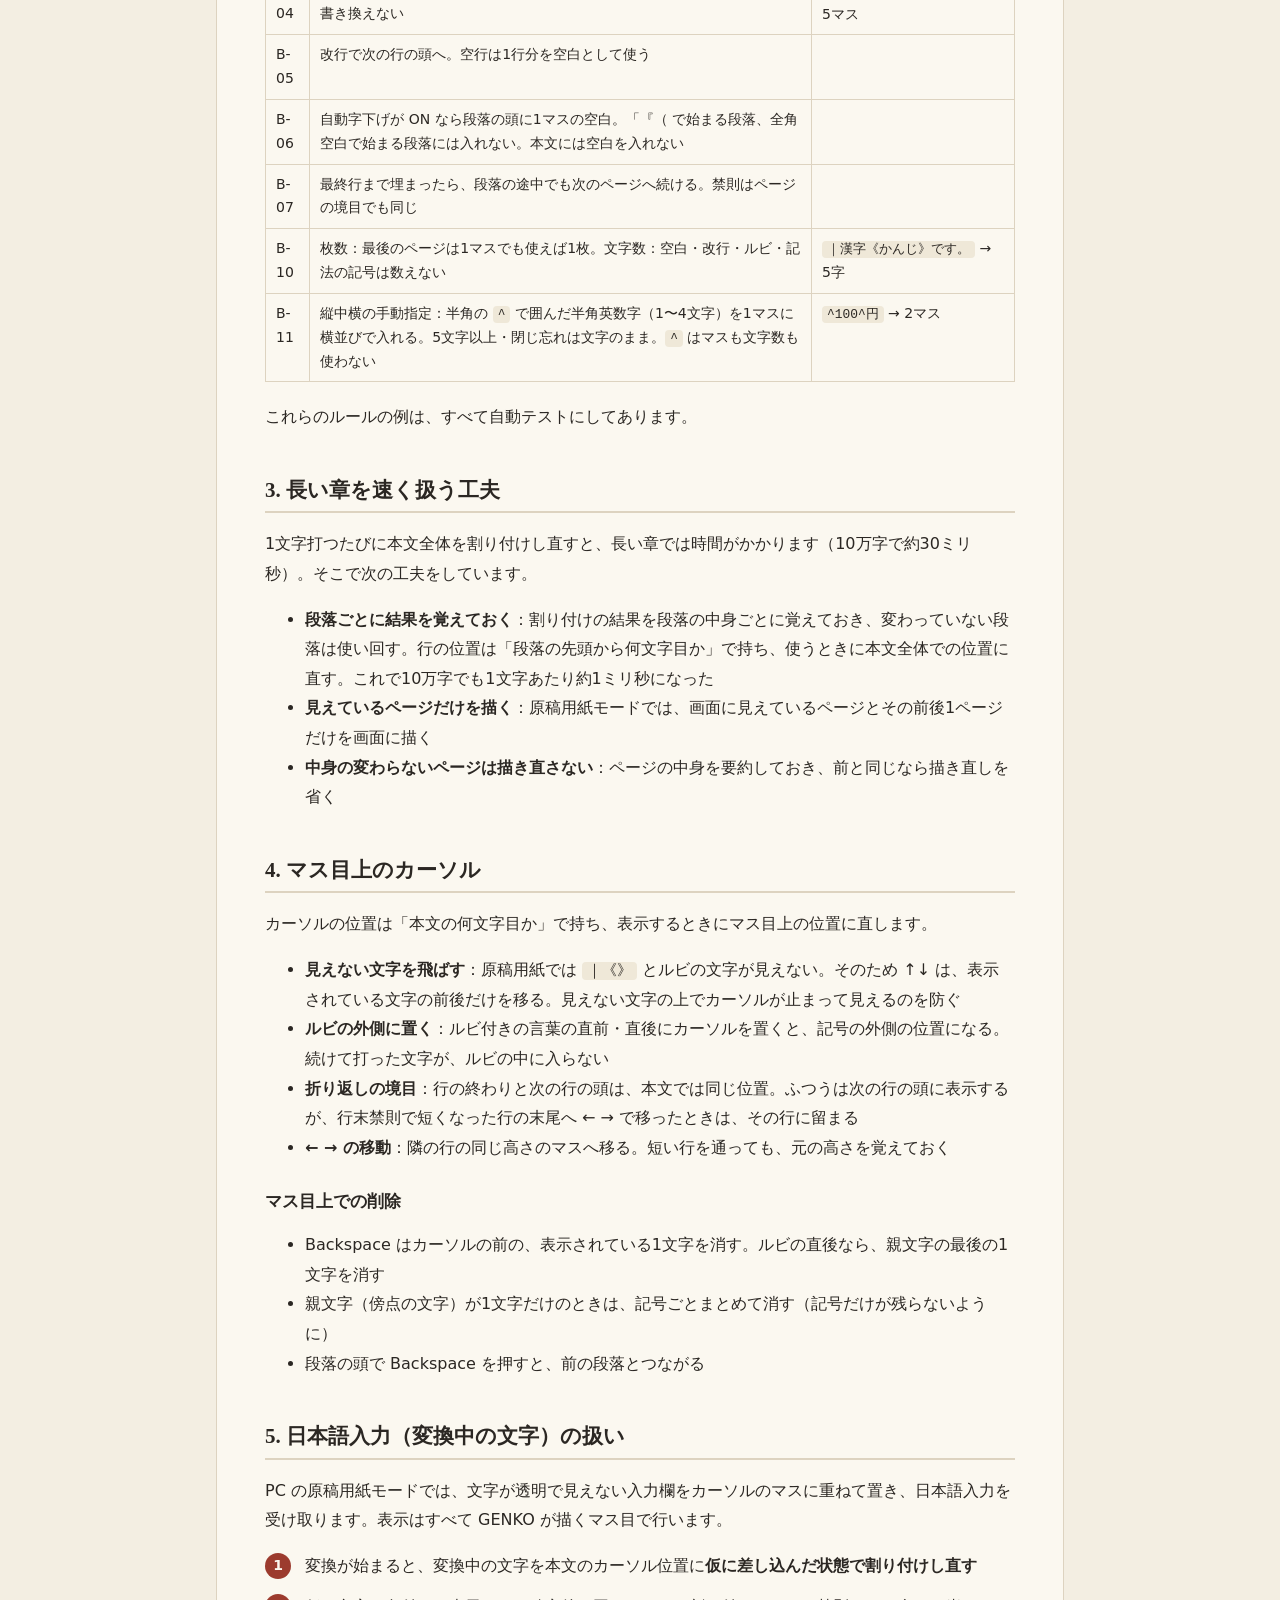
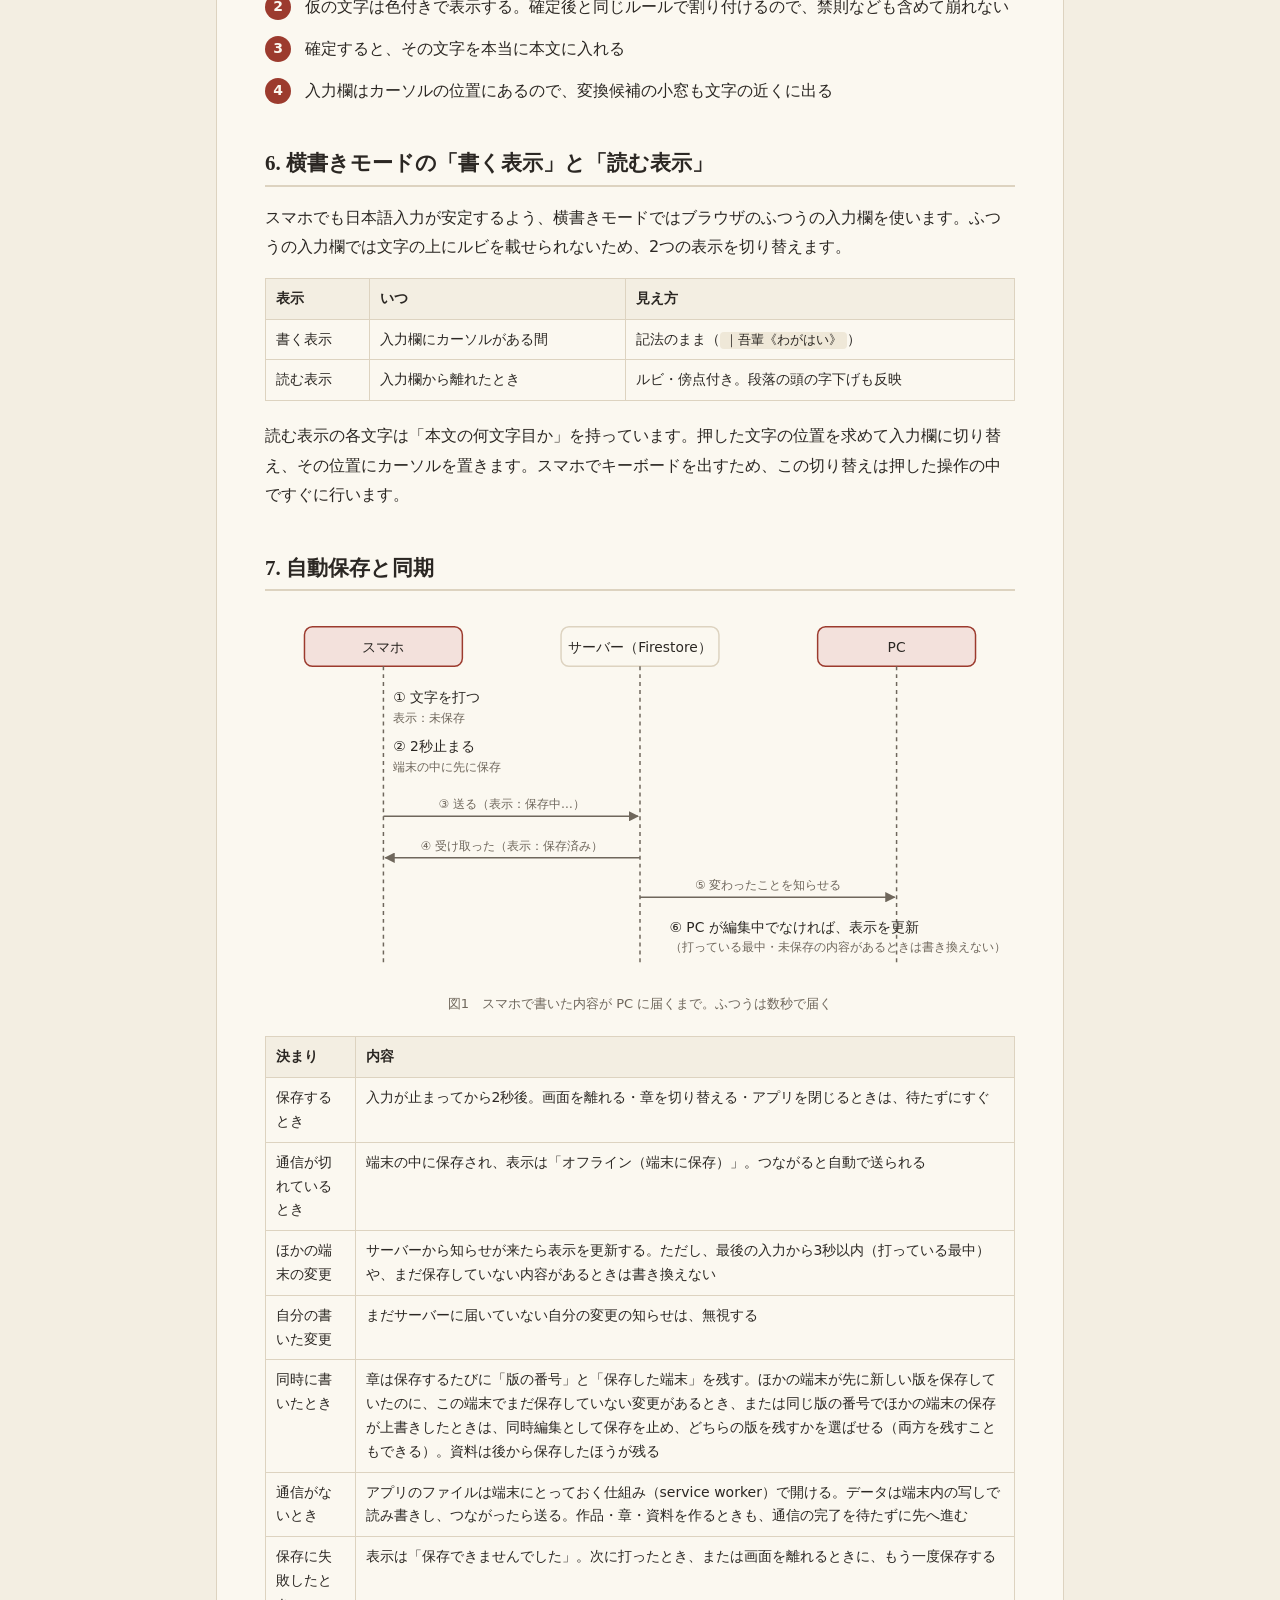
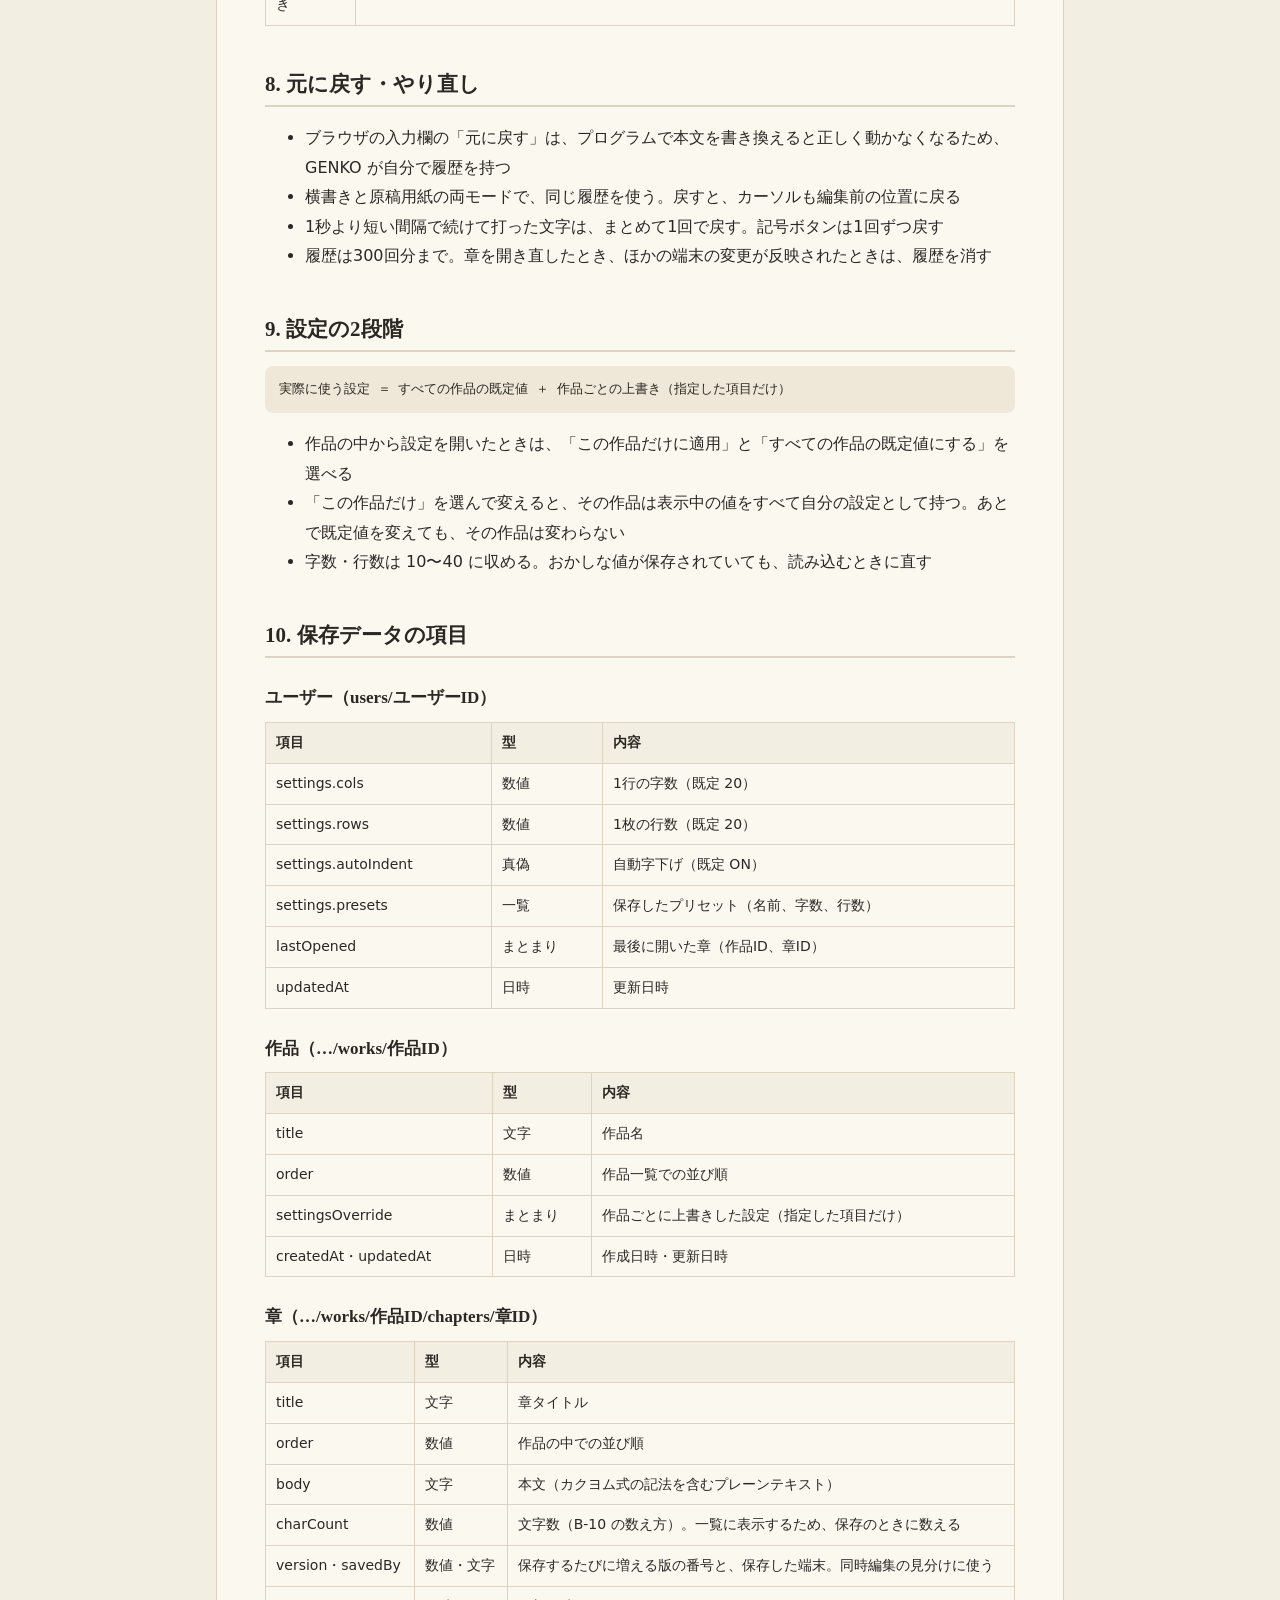
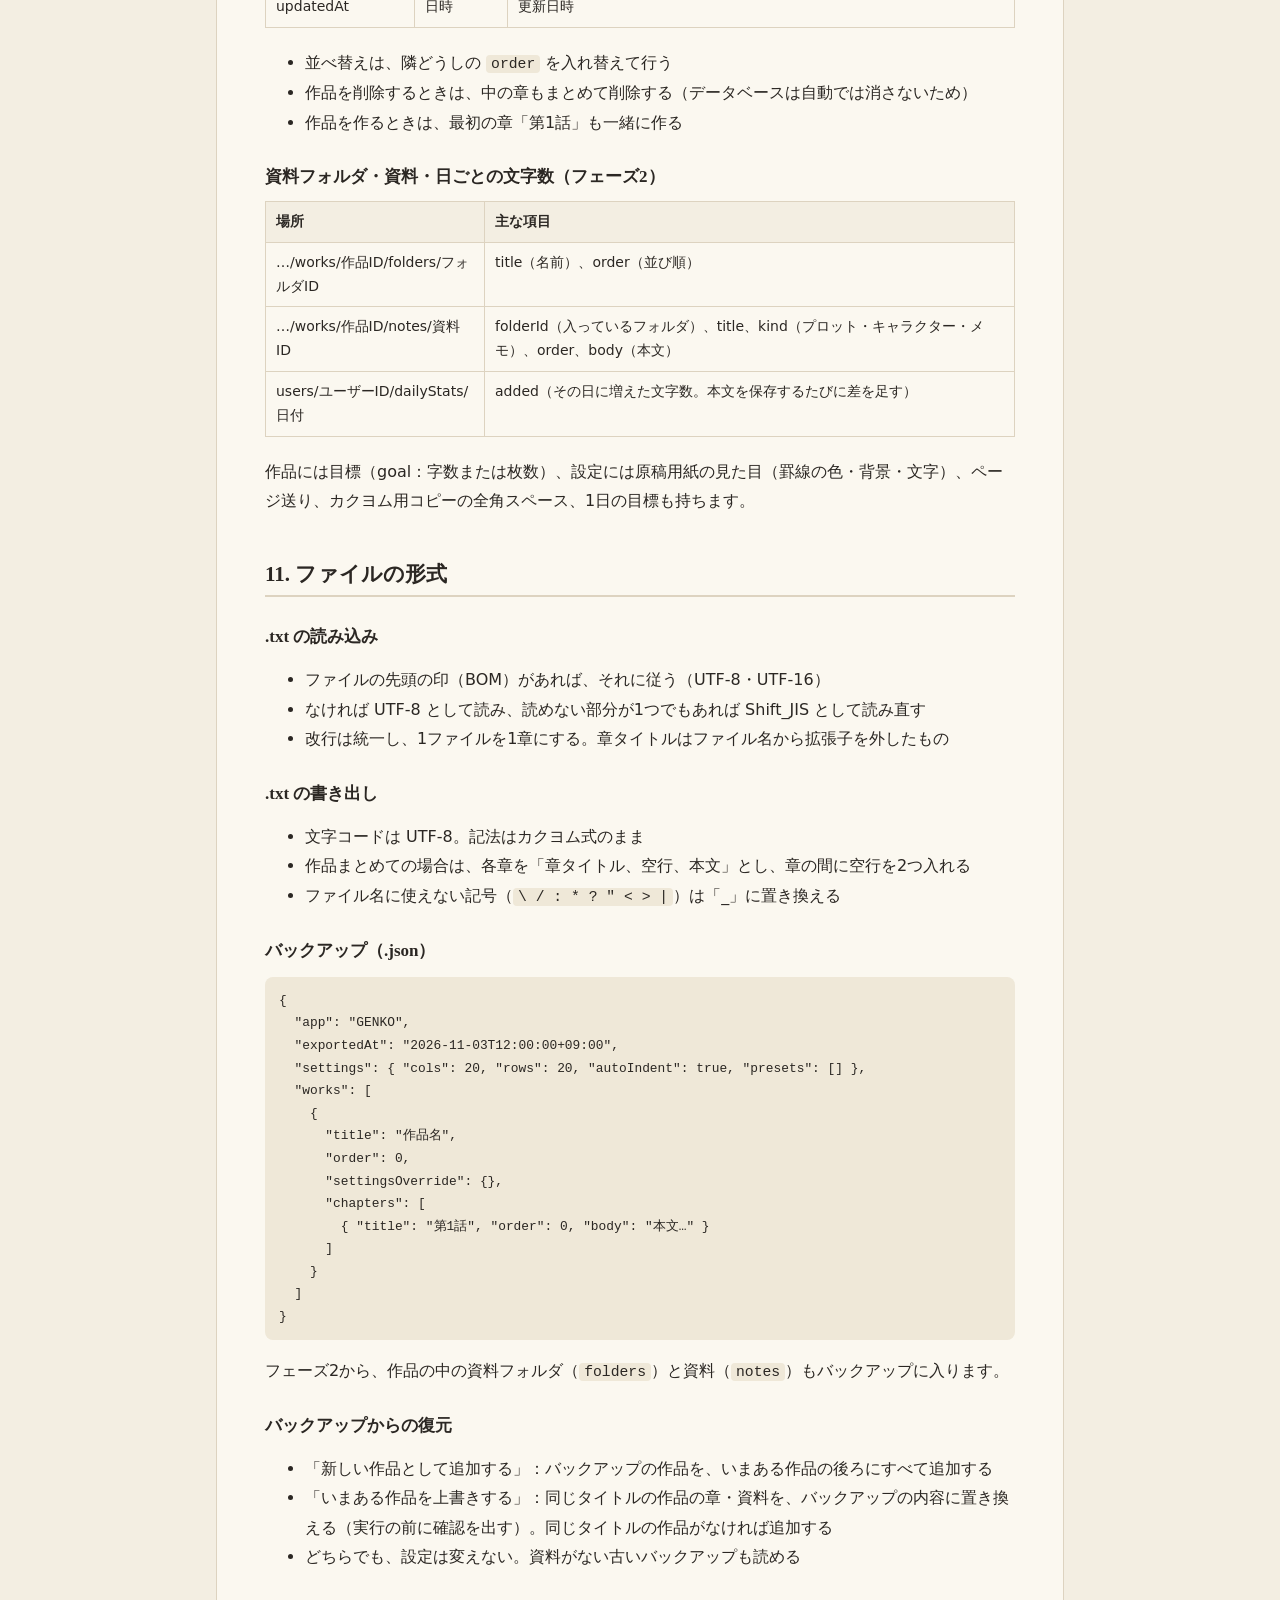
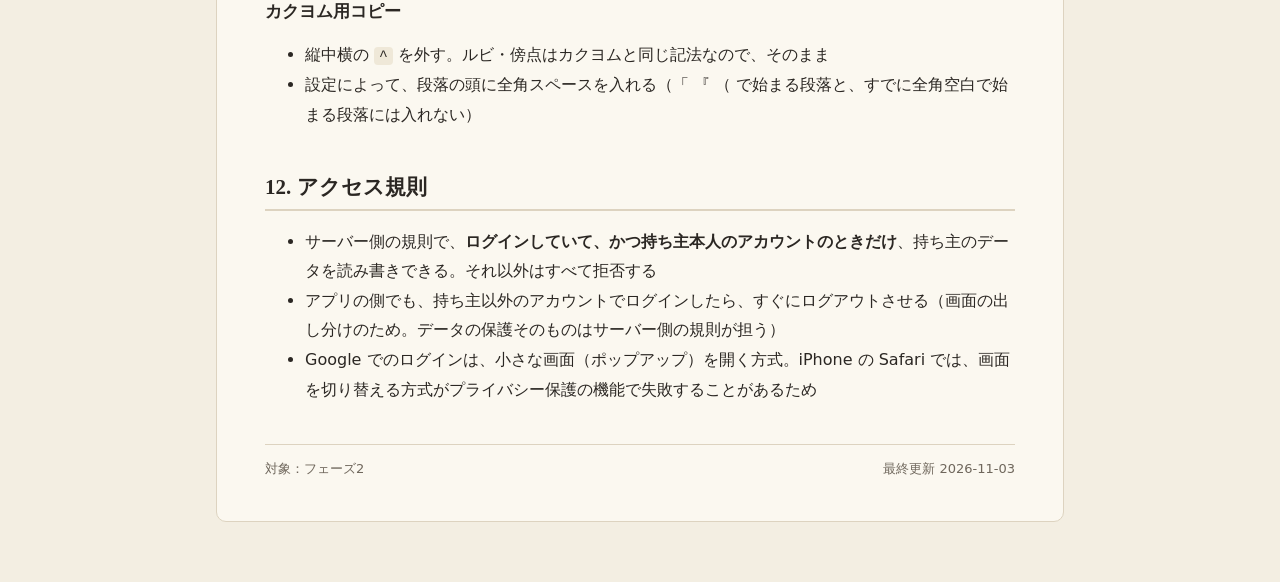
<file: docs/detail-design.html>
<!doctype html>
<html lang="ja">
<head>
  <meta charset="UTF-8">
  <meta name="viewport" content="width=device-width, initial-scale=1.0">
  <meta name="color-scheme" content="light dark">
  <title>詳細設計書｜GENKO ドキュメント</title>
  <link rel="stylesheet" href="../assets/style.css?v=20261103">
</head>
<body>
  <header class="site-header">
    <div class="site-header-inner">
      <a class="site-logo" href="../index.html">GENKO<small>ドキュメント</small></a>
      <nav><a href="../index.html">一覧へ戻る</a></nav>
    </div>
  </header>

  <main>
    <article class="doc">
      <span class="doc-kind">アプリの説明</span>
      <h1>詳細設計書</h1>
      <p class="lead">GENKO の中で、原稿用紙の割り付け・入力・保存がどのように動いているかを説明します。</p>

      <nav class="toc">
        <strong>目次</strong>
        <ol>
          <li><a href="#layout">原稿用紙の割り付け</a></li>
          <li><a href="#rules">割り付けのルール</a></li>
          <li><a href="#speed">長い章を速く扱う工夫</a></li>
          <li><a href="#cursor">マス目上のカーソル</a></li>
          <li><a href="#ime">日本語入力（変換中の文字）の扱い</a></li>
          <li><a href="#yoko">横書きモードの「書く表示」と「読む表示」</a></li>
          <li><a href="#sync">自動保存と同期</a></li>
          <li><a href="#undo">元に戻す・やり直し</a></li>
          <li><a href="#settings">設定の2段階</a></li>
          <li><a href="#data">保存データの項目</a></li>
          <li><a href="#io">ファイルの形式</a></li>
          <li><a href="#security">アクセス規則</a></li>
        </ol>
      </nav>

      <h2 id="layout">1. 原稿用紙の割り付け</h2>
      <p>GENKO の中心となる処理です。<strong>「本文＋設定」を受け取り、「どの行のどのマスに何を置くか」を返します</strong>。画面とは切り離した処理なので、自動テストで正しさを確かめられます。</p>
      <ol class="steps">
        <li><strong>段落に分ける</strong>：本文を改行で区切る。記法は段落をまたがない</li>
        <li><strong>記法を読み取る</strong>：<code>｜漢字《かんじ》</code> や <code>《《傍点》》</code> を見つけ、親文字とルビ、傍点の範囲を取り出す。記号そのものは表示しない</li>
        <li><strong>表示する文字の並びを作る</strong>：1文字ごとに「本文の何文字目か」を覚えておく（カーソルや削除に使う）</li>
        <li><strong>マスにまとめる</strong>：「。」」のような句読点＋閉じ括弧を1マスに。2桁までの半角数字を1マスに</li>
        <li><strong>行に詰める</strong>：段落の頭に字下げのマスを入れ、行の字数で折り返す。その際に禁則処理（ぶら下げ・行末禁則）を行う</li>
        <li><strong>ルビの位置を決める</strong>：親文字がどの行のどのマスにあるかから、ルビを置く位置を決める。親文字が2行にまたがるときは、ルビの文字を親文字の数に合わせて分ける</li>
      </ol>
      <p>こうして作った行を、行数ごとに区切ったものがページです。<strong>マスの情報は保存せず、表示のたびに本文から作り直します</strong>。</p>

      <h2 id="rules">2. 割り付けのルール</h2>
      <div class="table-wrap">
        <table>
          <tr><th>ID</th><th>ルール</th><th>例</th></tr>
          <tr><td>B-01</td><td>ルビは親文字の右脇（横書きでは上）に小さく表示。マスを使わない。長くてもはみ出してよく、割り付けは変えない</td><td><code>｜漢字《かんじ》です</code> → 4マス</td></tr>
          <tr><td>B-02</td><td>行頭禁則：<code>。、」』）】〉》！？</code> は行頭に置かず、前の行の最終マスに同居させる（2文字まで）。行末禁則：<code>「『（【〈</code> が最終マスに来るなら次の行へ送る</td><td>5字の行で <code>あいうえお。かきく</code> → 1行目の5マス目に「お。」</td></tr>
          <tr><td>B-03</td><td><code>……</code> <code>――</code> は2マス。句読点の直後の <code>」』</code> は1マスに同居</td><td><code>「はい。」……</code> → 6マス</td></tr>
          <tr><td>B-04</td><td>2桁以下の半角数字は1マスに横並び。3桁以上と英字は1文字1マス。本文は書き換えない</td><td><code>12月</code> → 2マス、<code>2026年</code> → 5マス</td></tr>
          <tr><td>B-05</td><td>改行で次の行の頭へ。空行は1行分を空白として使う</td><td></td></tr>
          <tr><td>B-06</td><td>自動字下げが ON なら段落の頭に1マスの空白。「『（ で始まる段落、全角空白で始まる段落には入れない。本文には空白を入れない</td><td></td></tr>
          <tr><td>B-07</td><td>最終行まで埋まったら、段落の途中でも次のページへ続ける。禁則はページの境目でも同じ</td><td></td></tr>
          <tr><td>B-10</td><td>枚数：最後のページは1マスでも使えば1枚。文字数：空白・改行・ルビ・記法の記号は数えない</td><td><code>｜漢字《かんじ》です。</code> → 5字</td></tr>
          <tr><td>B-11</td><td>縦中横の手動指定：半角の <code>^</code> で囲んだ半角英数字（1〜4文字）を1マスに横並びで入れる。5文字以上・閉じ忘れは文字のまま。<code>^</code> はマスも文字数も使わない</td><td><code>^100^円</code> → 2マス</td></tr>
        </table>
      </div>
      <p>これらのルールの例は、すべて自動テストにしてあります。</p>

      <h2 id="speed">3. 長い章を速く扱う工夫</h2>
      <p>1文字打つたびに本文全体を割り付けし直すと、長い章では時間がかかります（10万字で約30ミリ秒）。そこで次の工夫をしています。</p>
      <ul>
        <li><strong>段落ごとに結果を覚えておく</strong>：割り付けの結果を段落の中身ごとに覚えておき、変わっていない段落は使い回す。行の位置は「段落の先頭から何文字目か」で持ち、使うときに本文全体での位置に直す。これで10万字でも1文字あたり約1ミリ秒になった</li>
        <li><strong>見えているページだけを描く</strong>：原稿用紙モードでは、画面に見えているページとその前後1ページだけを画面に描く</li>
        <li><strong>中身の変わらないページは描き直さない</strong>：ページの中身を要約しておき、前と同じなら描き直しを省く</li>
      </ul>

      <h2 id="cursor">4. マス目上のカーソル</h2>
      <p>カーソルの位置は「本文の何文字目か」で持ち、表示するときにマス目上の位置に直します。</p>
      <ul>
        <li><strong>見えない文字を飛ばす</strong>：原稿用紙では <code>｜《》</code> とルビの文字が見えない。そのため ↑↓ は、表示されている文字の前後だけを移る。見えない文字の上でカーソルが止まって見えるのを防ぐ</li>
        <li><strong>ルビの外側に置く</strong>：ルビ付きの言葉の直前・直後にカーソルを置くと、記号の外側の位置になる。続けて打った文字が、ルビの中に入らない</li>
        <li><strong>折り返しの境目</strong>：行の終わりと次の行の頭は、本文では同じ位置。ふつうは次の行の頭に表示するが、行末禁則で短くなった行の末尾へ ← → で移ったときは、その行に留まる</li>
        <li><strong>← → の移動</strong>：隣の行の同じ高さのマスへ移る。短い行を通っても、元の高さを覚えておく</li>
      </ul>
      <h3>マス目上での削除</h3>
      <ul>
        <li>Backspace はカーソルの前の、表示されている1文字を消す。ルビの直後なら、親文字の最後の1文字を消す</li>
        <li>親文字（傍点の文字）が1文字だけのときは、記号ごとまとめて消す（記号だけが残らないように）</li>
        <li>段落の頭で Backspace を押すと、前の段落とつながる</li>
      </ul>

      <h2 id="ime">5. 日本語入力（変換中の文字）の扱い</h2>
      <p>PC の原稿用紙モードでは、文字が透明で見えない入力欄をカーソルのマスに重ねて置き、日本語入力を受け取ります。表示はすべて GENKO が描くマス目で行います。</p>
      <ol class="steps">
        <li>変換が始まると、変換中の文字を本文のカーソル位置に<strong>仮に差し込んだ状態で割り付けし直す</strong></li>
        <li>仮の文字は色付きで表示する。確定後と同じルールで割り付けるので、禁則なども含めて崩れない</li>
        <li>確定すると、その文字を本当に本文に入れる</li>
        <li>入力欄はカーソルの位置にあるので、変換候補の小窓も文字の近くに出る</li>
      </ol>

      <h2 id="yoko">6. 横書きモードの「書く表示」と「読む表示」</h2>
      <p>スマホでも日本語入力が安定するよう、横書きモードではブラウザのふつうの入力欄を使います。ふつうの入力欄では文字の上にルビを載せられないため、2つの表示を切り替えます。</p>
      <div class="table-wrap">
        <table>
          <tr><th>表示</th><th>いつ</th><th>見え方</th></tr>
          <tr><td>書く表示</td><td>入力欄にカーソルがある間</td><td>記法のまま（<code>｜吾輩《わがはい》</code>）</td></tr>
          <tr><td>読む表示</td><td>入力欄から離れたとき</td><td>ルビ・傍点付き。段落の頭の字下げも反映</td></tr>
        </table>
      </div>
      <p>読む表示の各文字は「本文の何文字目か」を持っています。押した文字の位置を求めて入力欄に切り替え、その位置にカーソルを置きます。スマホでキーボードを出すため、この切り替えは押した操作の中ですぐに行います。</p>

      <h2 id="sync">7. 自動保存と同期</h2>
      <figure>
        <div class="figure-scroll"><svg viewBox="0 0 760 380" role="img" aria-label="スマホで書いた内容がサーバーに保存され、PC に届くまでの流れ">
          <defs>
            <marker id="arrow2" viewBox="0 0 10 10" refX="9" refY="5" markerWidth="7" markerHeight="7" orient="auto">
              <path d="M0,0 L10,5 L0,10 z" class="diagram-arrowhead" />
            </marker>
          </defs>
          <rect x="40" y="16" width="160" height="40" rx="8" class="diagram-accent" />
          <text x="120" y="42" text-anchor="middle" class="diagram-text">スマホ</text>
          <rect x="300" y="16" width="160" height="40" rx="8" class="diagram-box" />
          <text x="380" y="42" text-anchor="middle" class="diagram-text">サーバー（Firestore）</text>
          <rect x="560" y="16" width="160" height="40" rx="8" class="diagram-accent" />
          <text x="640" y="42" text-anchor="middle" class="diagram-text">PC</text>
          <path d="M120,56 L120,360" class="diagram-line" stroke-dasharray="4 4" />
          <path d="M380,56 L380,360" class="diagram-line" stroke-dasharray="4 4" />
          <path d="M640,56 L640,360" class="diagram-line" stroke-dasharray="4 4" />

          <text x="130" y="92" class="diagram-text">① 文字を打つ</text>
          <text x="130" y="112" class="diagram-sub">表示：未保存</text>
          <text x="130" y="142" class="diagram-text">② 2秒止まる</text>
          <text x="130" y="162" class="diagram-sub">端末の中に先に保存</text>
          <path d="M120,208 L378,208" class="diagram-line" marker-end="url(#arrow2)" />
          <text x="250" y="200" text-anchor="middle" class="diagram-sub">③ 送る（表示：保存中…）</text>
          <path d="M380,250 L122,250" class="diagram-line" marker-end="url(#arrow2)" />
          <text x="250" y="242" text-anchor="middle" class="diagram-sub">④ 受け取った（表示：保存済み）</text>
          <path d="M380,290 L638,290" class="diagram-line" marker-end="url(#arrow2)" />
          <text x="510" y="282" text-anchor="middle" class="diagram-sub">⑤ 変わったことを知らせる</text>
          <text x="410" y="325" class="diagram-text">⑥ PC が編集中でなければ、表示を更新</text>
          <text x="410" y="345" class="diagram-sub">（打っている最中・未保存の内容があるときは書き換えない）</text>
        </svg></div>
        <figcaption>図1　スマホで書いた内容が PC に届くまで。ふつうは数秒で届く</figcaption>
      </figure>
      <div class="table-wrap">
        <table>
          <tr><th>決まり</th><th>内容</th></tr>
          <tr><td>保存するとき</td><td>入力が止まってから2秒後。画面を離れる・章を切り替える・アプリを閉じるときは、待たずにすぐ</td></tr>
          <tr><td>通信が切れているとき</td><td>端末の中に保存され、表示は「オフライン（端末に保存）」。つながると自動で送られる</td></tr>
          <tr><td>ほかの端末の変更</td><td>サーバーから知らせが来たら表示を更新する。ただし、最後の入力から3秒以内（打っている最中）や、まだ保存していない内容があるときは書き換えない</td></tr>
          <tr><td>自分の書いた変更</td><td>まだサーバーに届いていない自分の変更の知らせは、無視する</td></tr>
          <tr><td>同時に書いたとき</td><td>章は保存するたびに「版の番号」と「保存した端末」を残す。ほかの端末が先に新しい版を保存していたのに、この端末でまだ保存していない変更があるとき、または同じ版の番号でほかの端末の保存が上書きしたときは、同時編集として保存を止め、どちらの版を残すかを選ばせる（両方を残すこともできる）。資料は後から保存したほうが残る</td></tr>
          <tr><td>通信がないとき</td><td>アプリのファイルは端末にとっておく仕組み（service worker）で開ける。データは端末内の写しで読み書きし、つながったら送る。作品・章・資料を作るときも、通信の完了を待たずに先へ進む</td></tr>
          <tr><td>保存に失敗したとき</td><td>表示は「保存できませんでした」。次に打ったとき、または画面を離れるときに、もう一度保存する</td></tr>
        </table>
      </div>

      <h2 id="undo">8. 元に戻す・やり直し</h2>
      <ul>
        <li>ブラウザの入力欄の「元に戻す」は、プログラムで本文を書き換えると正しく動かなくなるため、GENKO が自分で履歴を持つ</li>
        <li>横書きと原稿用紙の両モードで、同じ履歴を使う。戻すと、カーソルも編集前の位置に戻る</li>
        <li>1秒より短い間隔で続けて打った文字は、まとめて1回で戻す。記号ボタンは1回ずつ戻す</li>
        <li>履歴は300回分まで。章を開き直したとき、ほかの端末の変更が反映されたときは、履歴を消す</li>
      </ul>

      <h2 id="settings">9. 設定の2段階</h2>
      <pre><code>実際に使う設定 ＝ すべての作品の既定値 ＋ 作品ごとの上書き（指定した項目だけ）</code></pre>
      <ul>
        <li>作品の中から設定を開いたときは、「この作品だけに適用」と「すべての作品の既定値にする」を選べる</li>
        <li>「この作品だけ」を選んで変えると、その作品は表示中の値をすべて自分の設定として持つ。あとで既定値を変えても、その作品は変わらない</li>
        <li>字数・行数は 10〜40 に収める。おかしな値が保存されていても、読み込むときに直す</li>
      </ul>

      <h2 id="data">10. 保存データの項目</h2>
      <h3>ユーザー（users/ユーザーID）</h3>
      <div class="table-wrap">
        <table>
          <tr><th>項目</th><th>型</th><th>内容</th></tr>
          <tr><td>settings.cols</td><td>数値</td><td>1行の字数（既定 20）</td></tr>
          <tr><td>settings.rows</td><td>数値</td><td>1枚の行数（既定 20）</td></tr>
          <tr><td>settings.autoIndent</td><td>真偽</td><td>自動字下げ（既定 ON）</td></tr>
          <tr><td>settings.presets</td><td>一覧</td><td>保存したプリセット（名前、字数、行数）</td></tr>
          <tr><td>lastOpened</td><td>まとまり</td><td>最後に開いた章（作品ID、章ID）</td></tr>
          <tr><td>updatedAt</td><td>日時</td><td>更新日時</td></tr>
        </table>
      </div>
      <h3>作品（…/works/作品ID）</h3>
      <div class="table-wrap">
        <table>
          <tr><th>項目</th><th>型</th><th>内容</th></tr>
          <tr><td>title</td><td>文字</td><td>作品名</td></tr>
          <tr><td>order</td><td>数値</td><td>作品一覧での並び順</td></tr>
          <tr><td>settingsOverride</td><td>まとまり</td><td>作品ごとに上書きした設定（指定した項目だけ）</td></tr>
          <tr><td>createdAt・updatedAt</td><td>日時</td><td>作成日時・更新日時</td></tr>
        </table>
      </div>
      <h3>章（…/works/作品ID/chapters/章ID）</h3>
      <div class="table-wrap">
        <table>
          <tr><th>項目</th><th>型</th><th>内容</th></tr>
          <tr><td>title</td><td>文字</td><td>章タイトル</td></tr>
          <tr><td>order</td><td>数値</td><td>作品の中での並び順</td></tr>
          <tr><td>body</td><td>文字</td><td>本文（カクヨム式の記法を含むプレーンテキスト）</td></tr>
          <tr><td>charCount</td><td>数値</td><td>文字数（B-10 の数え方）。一覧に表示するため、保存のときに数える</td></tr>
          <tr><td>version・savedBy</td><td>数値・文字</td><td>保存するたびに増える版の番号と、保存した端末。同時編集の見分けに使う</td></tr>
          <tr><td>updatedAt</td><td>日時</td><td>更新日時</td></tr>
        </table>
      </div>
      <ul>
        <li>並べ替えは、隣どうしの <code>order</code> を入れ替えて行う</li>
        <li>作品を削除するときは、中の章もまとめて削除する（データベースは自動では消さないため）</li>
        <li>作品を作るときは、最初の章「第1話」も一緒に作る</li>
      </ul>

      <h3>資料フォルダ・資料・日ごとの文字数（フェーズ2）</h3>
      <div class="table-wrap">
        <table>
          <tr><th>場所</th><th>主な項目</th></tr>
          <tr><td>…/works/作品ID/folders/フォルダID</td><td>title（名前）、order（並び順）</td></tr>
          <tr><td>…/works/作品ID/notes/資料ID</td><td>folderId（入っているフォルダ）、title、kind（プロット・キャラクター・メモ）、order、body（本文）</td></tr>
          <tr><td>users/ユーザーID/dailyStats/日付</td><td>added（その日に増えた文字数。本文を保存するたびに差を足す）</td></tr>
        </table>
      </div>
      <p>作品には目標（goal：字数または枚数）、設定には原稿用紙の見た目（罫線の色・背景・文字）、ページ送り、カクヨム用コピーの全角スペース、1日の目標も持ちます。</p>

      <h2 id="io">11. ファイルの形式</h2>
      <h3>.txt の読み込み</h3>
      <ul>
        <li>ファイルの先頭の印（BOM）があれば、それに従う（UTF-8・UTF-16）</li>
        <li>なければ UTF-8 として読み、読めない部分が1つでもあれば Shift_JIS として読み直す</li>
        <li>改行は統一し、1ファイルを1章にする。章タイトルはファイル名から拡張子を外したもの</li>
      </ul>
      <h3>.txt の書き出し</h3>
      <ul>
        <li>文字コードは UTF-8。記法はカクヨム式のまま</li>
        <li>作品まとめての場合は、各章を「章タイトル、空行、本文」とし、章の間に空行を2つ入れる</li>
        <li>ファイル名に使えない記号（<code>\ / : * ? " &lt; &gt; |</code>）は「_」に置き換える</li>
      </ul>
      <h3>バックアップ（.json）</h3>
      <pre><code>{
  "app": "GENKO",
  "exportedAt": "2026-11-03T12:00:00+09:00",
  "settings": { "cols": 20, "rows": 20, "autoIndent": true, "presets": [] },
  "works": [
    {
      "title": "作品名",
      "order": 0,
      "settingsOverride": {},
      "chapters": [
        { "title": "第1話", "order": 0, "body": "本文…" }
      ]
    }
  ]
}</code></pre>
      <p>フェーズ2から、作品の中の資料フォルダ（<code>folders</code>）と資料（<code>notes</code>）もバックアップに入ります。</p>
      <h3>バックアップからの復元</h3>
      <ul>
        <li>「新しい作品として追加する」：バックアップの作品を、いまある作品の後ろにすべて追加する</li>
        <li>「いまある作品を上書きする」：同じタイトルの作品の章・資料を、バックアップの内容に置き換える（実行の前に確認を出す）。同じタイトルの作品がなければ追加する</li>
        <li>どちらでも、設定は変えない。資料がない古いバックアップも読める</li>
      </ul>
      <h3>カクヨム用コピー</h3>
      <ul>
        <li>縦中横の <code>^</code> を外す。ルビ・傍点はカクヨムと同じ記法なので、そのまま</li>
        <li>設定によって、段落の頭に全角スペースを入れる（「 『 （ で始まる段落と、すでに全角空白で始まる段落には入れない）</li>
      </ul>

      <h2 id="security">12. アクセス規則</h2>
      <ul>
        <li>サーバー側の規則で、<strong>ログインしていて、かつ持ち主本人のアカウントのときだけ</strong>、持ち主のデータを読み書きできる。それ以外はすべて拒否する</li>
        <li>アプリの側でも、持ち主以外のアカウントでログインしたら、すぐにログアウトさせる（画面の出し分けのため。データの保護そのものはサーバー側の規則が担う）</li>
        <li>Google でのログインは、小さな画面（ポップアップ）を開く方式。iPhone の Safari では、画面を切り替える方式がプライバシー保護の機能で失敗することがあるため</li>
      </ul>

      <div class="doc-footer">
        <span>対象：フェーズ2</span>
        <span>最終更新 2026-11-03</span>
      </div>
    </article>
  </main>
</body>
</html>
</file>
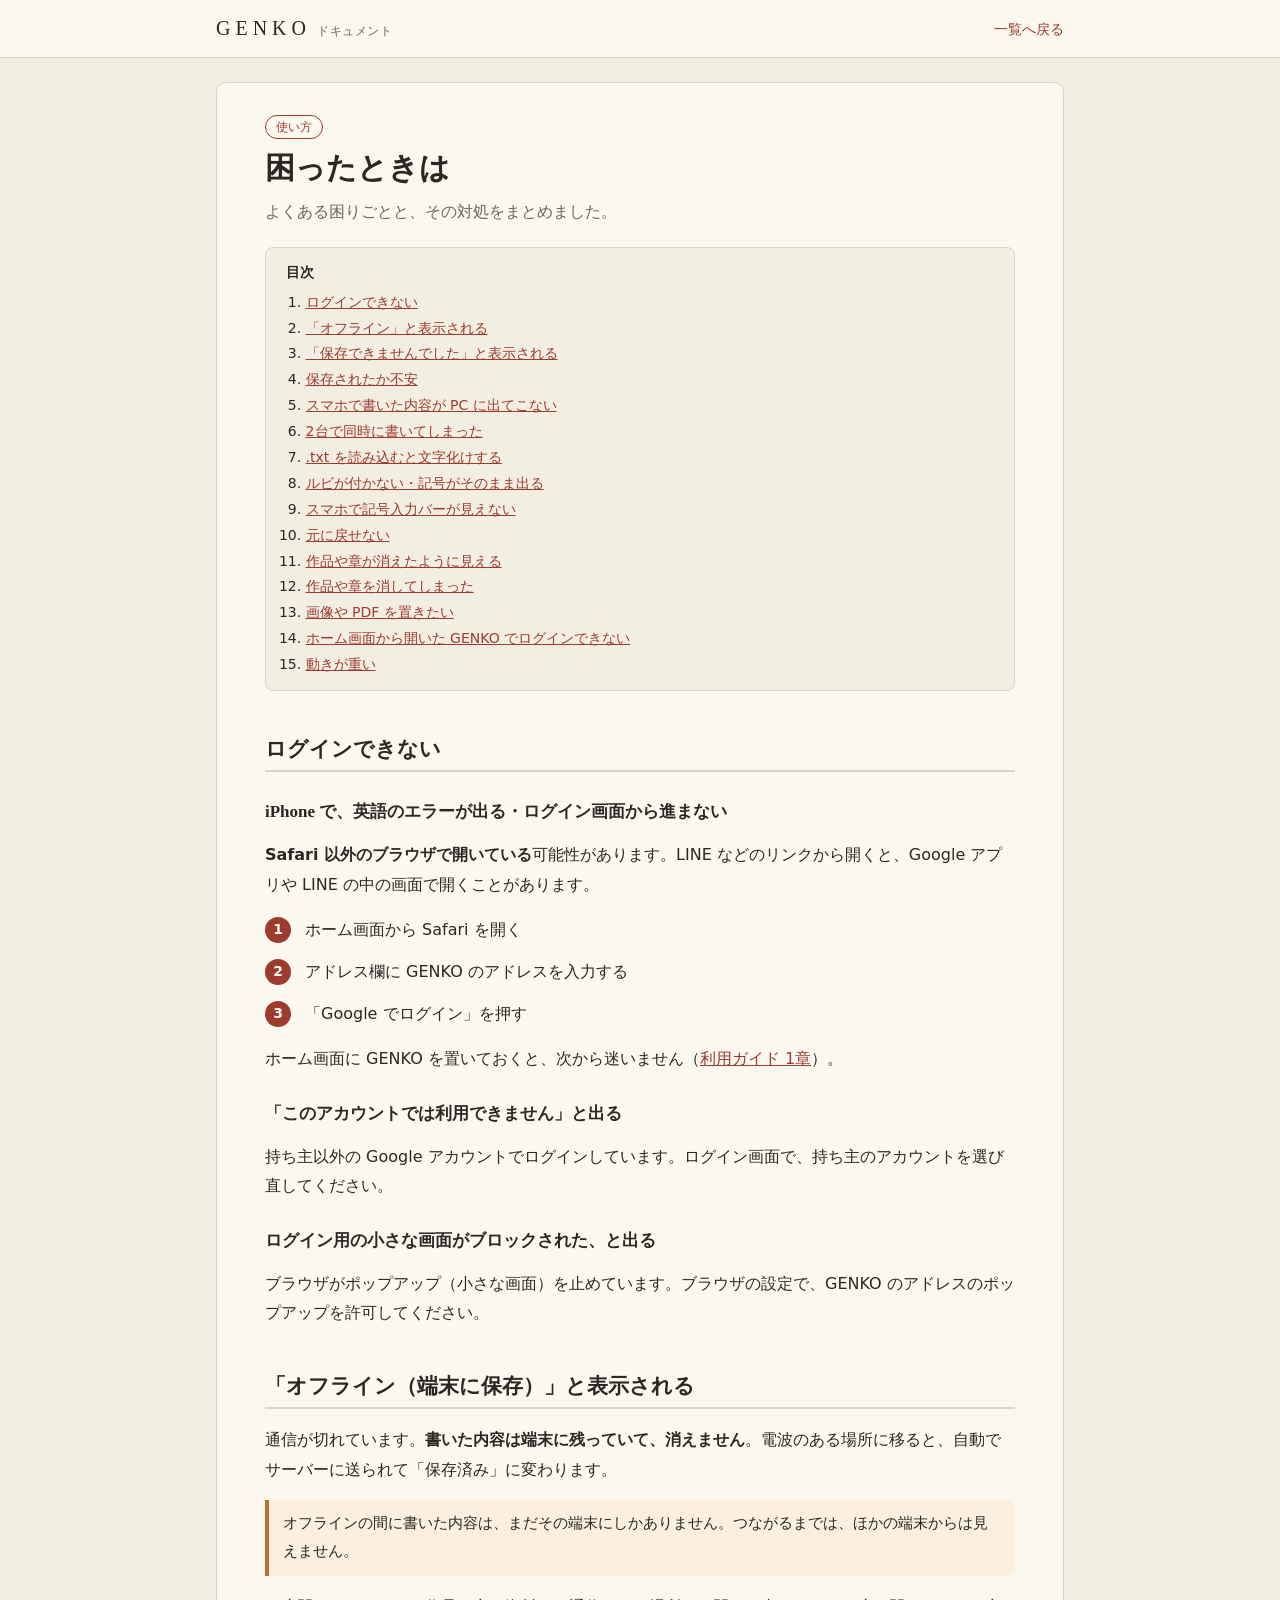
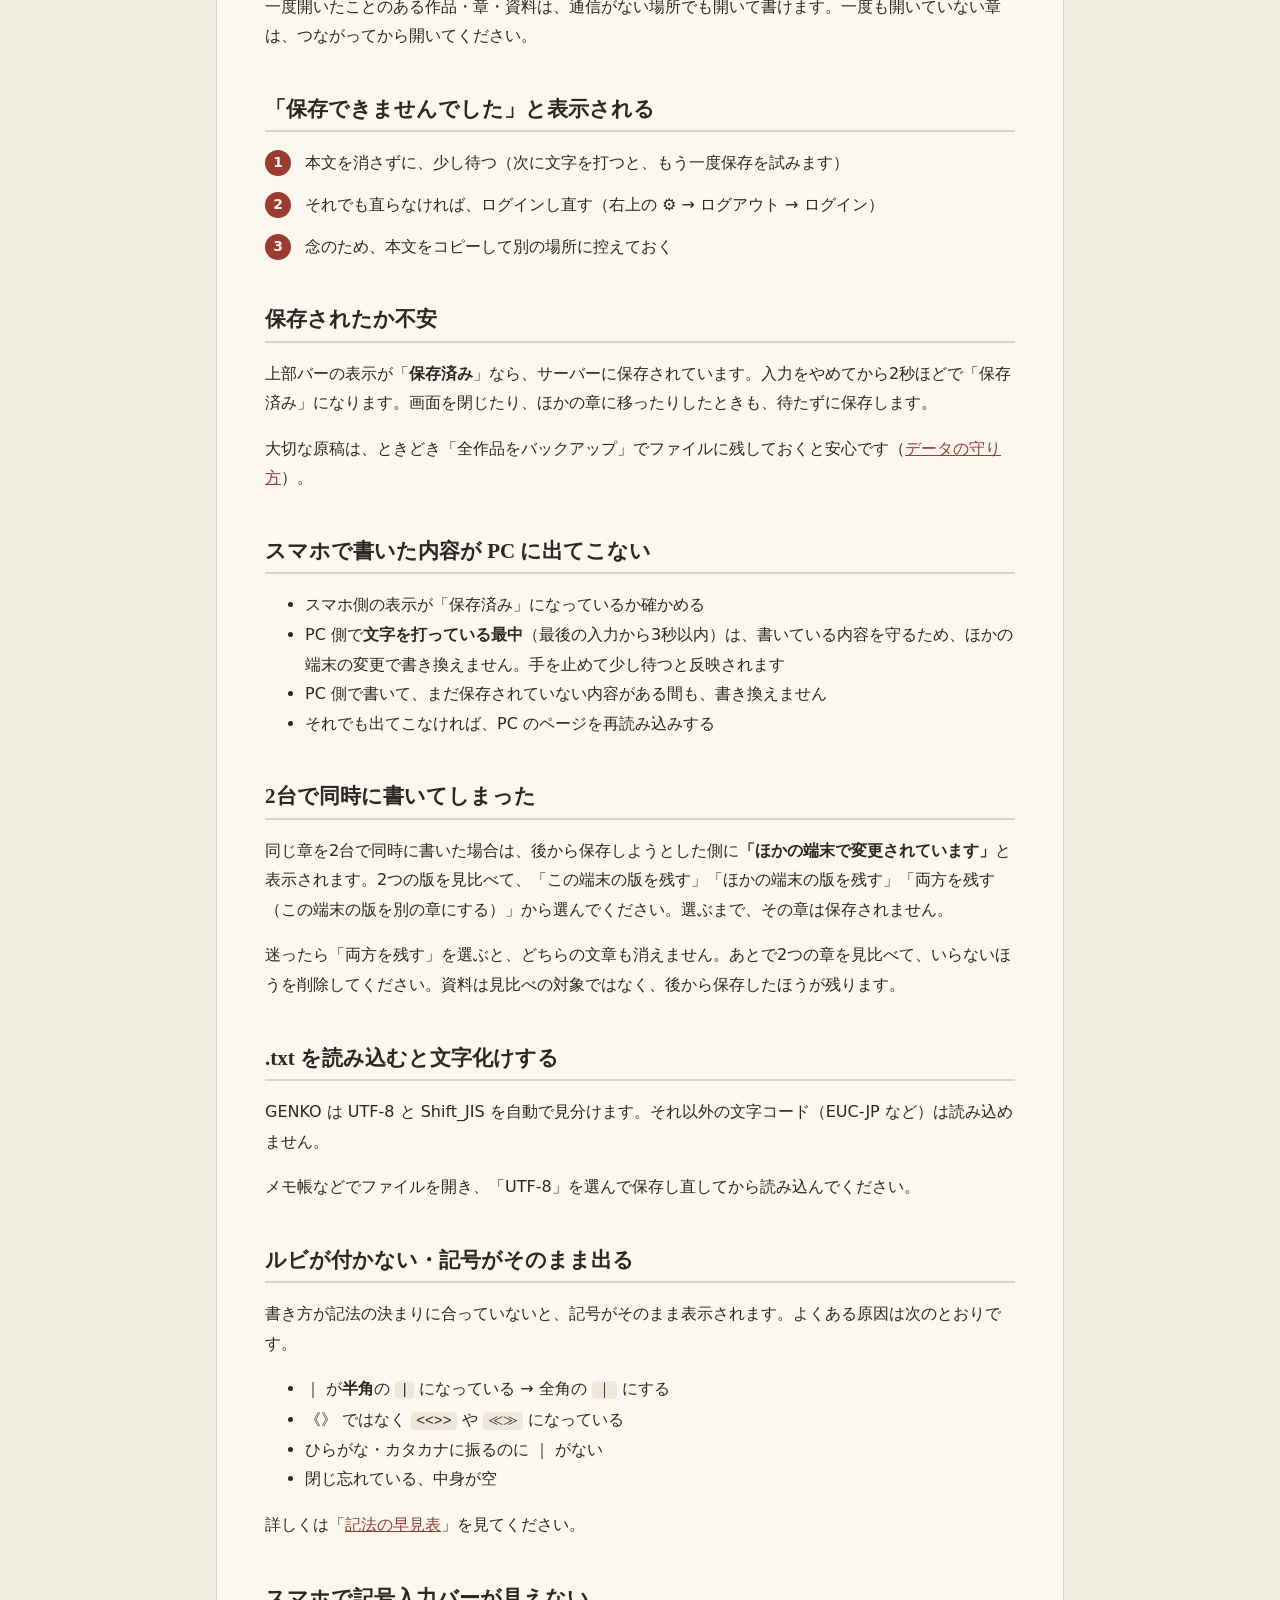
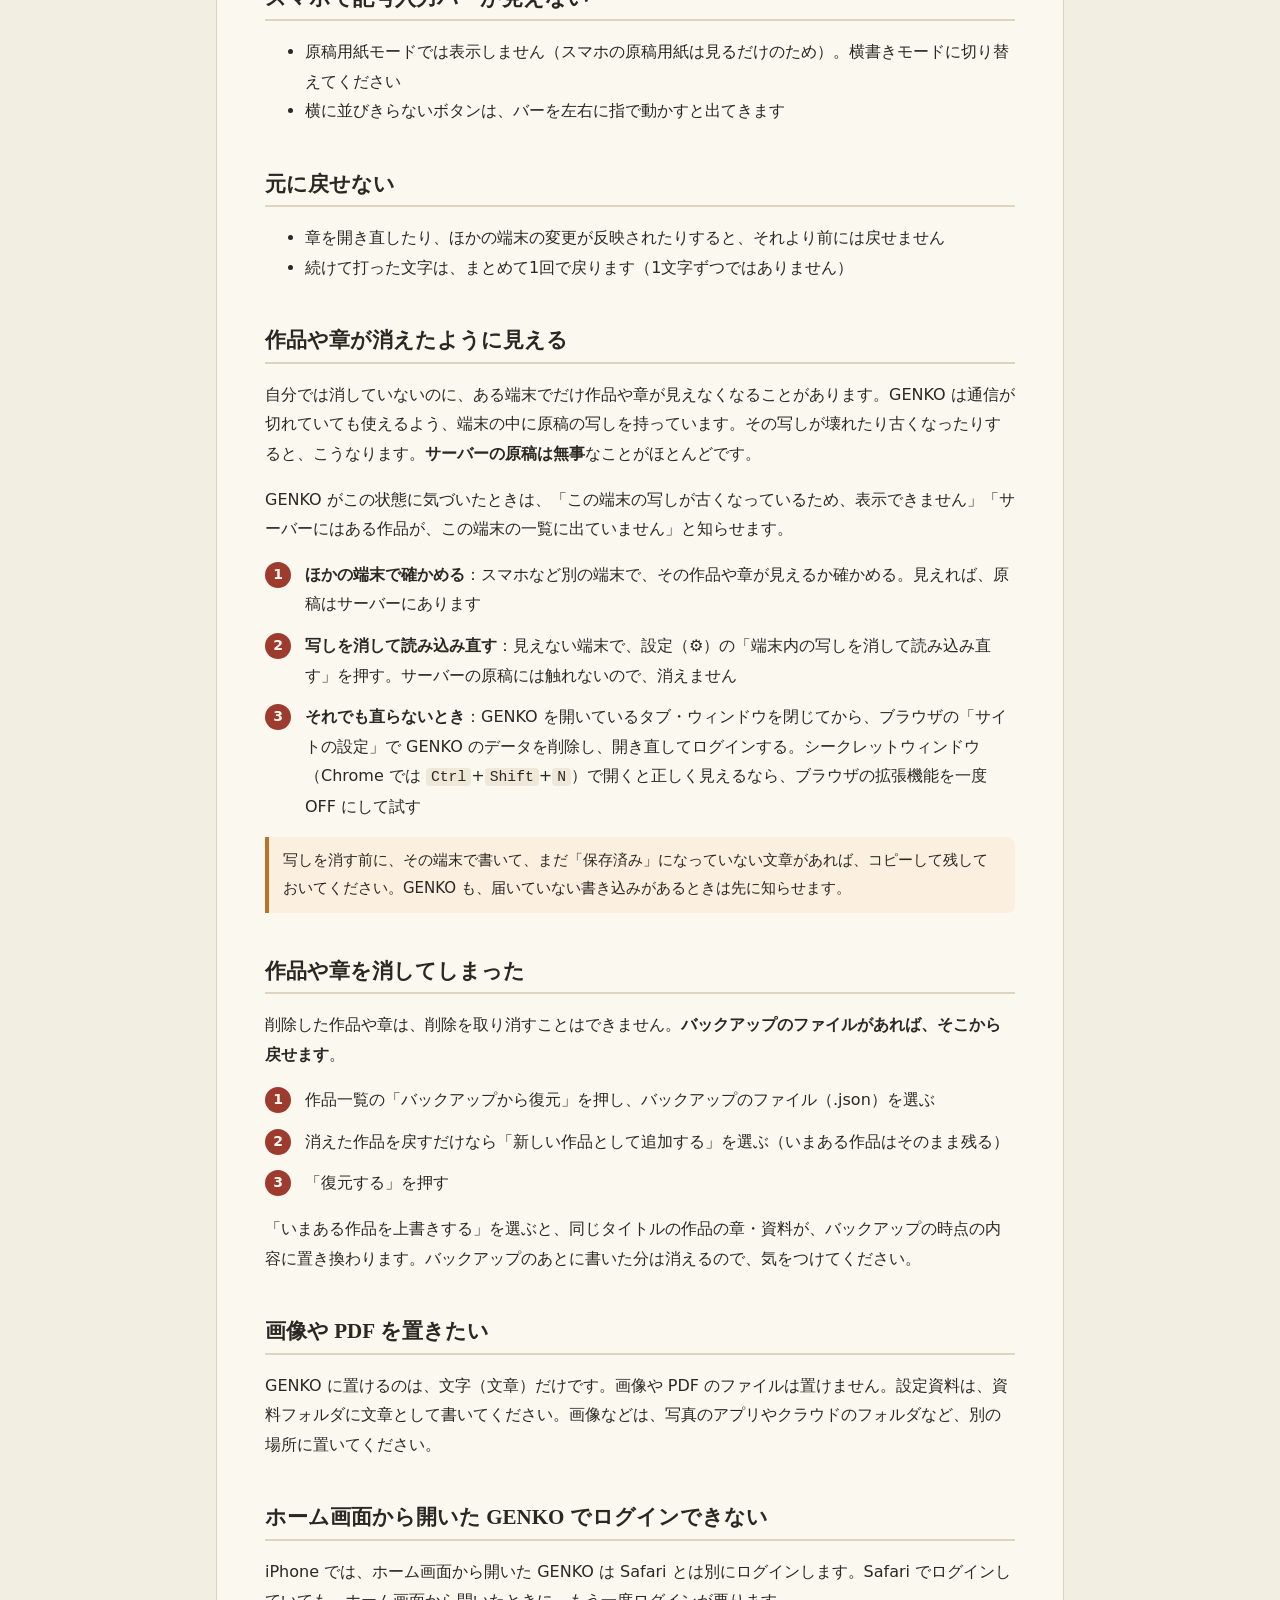
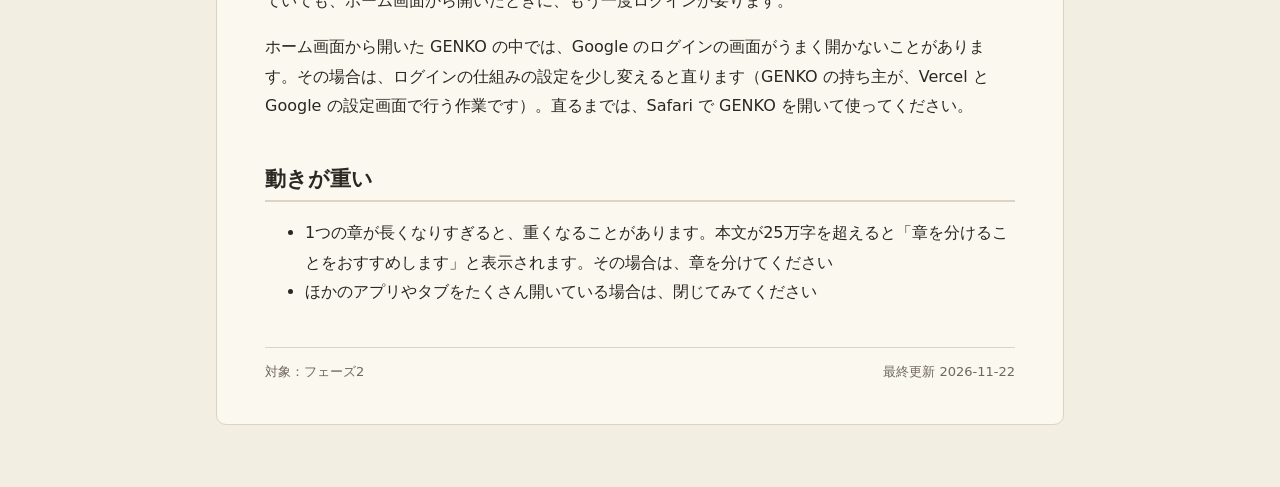
<file: docs/faq.html>
<!doctype html>
<html lang="ja">
<head>
  <meta charset="UTF-8">
  <meta name="viewport" content="width=device-width, initial-scale=1.0">
  <meta name="color-scheme" content="light dark">
  <title>困ったときは｜GENKO ドキュメント</title>
  <link rel="stylesheet" href="../assets/style.css?v=20261103">
</head>
<body>
  <header class="site-header">
    <div class="site-header-inner">
      <a class="site-logo" href="../index.html">GENKO<small>ドキュメント</small></a>
      <nav><a href="../index.html">一覧へ戻る</a></nav>
    </div>
  </header>

  <main>
    <article class="doc">
      <span class="doc-kind">使い方</span>
      <h1>困ったときは</h1>
      <p class="lead">よくある困りごとと、その対処をまとめました。</p>

      <nav class="toc">
        <strong>目次</strong>
        <ol>
          <li><a href="#login">ログインできない</a></li>
          <li><a href="#offline">「オフライン」と表示される</a></li>
          <li><a href="#save-error">「保存できませんでした」と表示される</a></li>
          <li><a href="#saved">保存されたか不安</a></li>
          <li><a href="#sync">スマホで書いた内容が PC に出てこない</a></li>
          <li><a href="#conflict">2台で同時に書いてしまった</a></li>
          <li><a href="#mojibake">.txt を読み込むと文字化けする</a></li>
          <li><a href="#ruby">ルビが付かない・記号がそのまま出る</a></li>
          <li><a href="#keyboard">スマホで記号入力バーが見えない</a></li>
          <li><a href="#undo">元に戻せない</a></li>
          <li><a href="#vanished">作品や章が消えたように見える</a></li>
          <li><a href="#deleted">作品や章を消してしまった</a></li>
          <li><a href="#files">画像や PDF を置きたい</a></li>
          <li><a href="#pwa">ホーム画面から開いた GENKO でログインできない</a></li>
          <li><a href="#slow">動きが重い</a></li>
        </ol>
      </nav>

      <h2 id="login">ログインできない</h2>
      <h3>iPhone で、英語のエラーが出る・ログイン画面から進まない</h3>
      <p><strong>Safari 以外のブラウザで開いている</strong>可能性があります。LINE などのリンクから開くと、Google アプリや LINE の中の画面で開くことがあります。</p>
      <ol class="steps">
        <li>ホーム画面から Safari を開く</li>
        <li>アドレス欄に GENKO のアドレスを入力する</li>
        <li>「Google でログイン」を押す</li>
      </ol>
      <p>ホーム画面に GENKO を置いておくと、次から迷いません（<a href="guide.html#start">利用ガイド 1章</a>）。</p>

      <h3>「このアカウントでは利用できません」と出る</h3>
      <p>持ち主以外の Google アカウントでログインしています。ログイン画面で、持ち主のアカウントを選び直してください。</p>

      <h3>ログイン用の小さな画面がブロックされた、と出る</h3>
      <p>ブラウザがポップアップ（小さな画面）を止めています。ブラウザの設定で、GENKO のアドレスのポップアップを許可してください。</p>

      <h2 id="offline">「オフライン（端末に保存）」と表示される</h2>
      <p>通信が切れています。<strong>書いた内容は端末に残っていて、消えません</strong>。電波のある場所に移ると、自動でサーバーに送られて「保存済み」に変わります。</p>
      <div class="warn">
        <p>オフラインの間に書いた内容は、まだその端末にしかありません。つながるまでは、ほかの端末からは見えません。</p>
      </div>
      <p>一度開いたことのある作品・章・資料は、通信がない場所でも開いて書けます。一度も開いていない章は、つながってから開いてください。</p>

      <h2 id="save-error">「保存できませんでした」と表示される</h2>
      <ol class="steps">
        <li>本文を消さずに、少し待つ（次に文字を打つと、もう一度保存を試みます）</li>
        <li>それでも直らなければ、ログインし直す（右上の ⚙ → ログアウト → ログイン）</li>
        <li>念のため、本文をコピーして別の場所に控えておく</li>
      </ol>

      <h2 id="saved">保存されたか不安</h2>
      <p>上部バーの表示が「<strong>保存済み</strong>」なら、サーバーに保存されています。入力をやめてから2秒ほどで「保存済み」になります。画面を閉じたり、ほかの章に移ったりしたときも、待たずに保存します。</p>
      <p>大切な原稿は、ときどき「全作品をバックアップ」でファイルに残しておくと安心です（<a href="data-safety.html">データの守り方</a>）。</p>

      <h2 id="sync">スマホで書いた内容が PC に出てこない</h2>
      <ul>
        <li>スマホ側の表示が「保存済み」になっているか確かめる</li>
        <li>PC 側で<strong>文字を打っている最中</strong>（最後の入力から3秒以内）は、書いている内容を守るため、ほかの端末の変更で書き換えません。手を止めて少し待つと反映されます</li>
        <li>PC 側で書いて、まだ保存されていない内容がある間も、書き換えません</li>
        <li>それでも出てこなければ、PC のページを再読み込みする</li>
      </ul>

      <h2 id="conflict">2台で同時に書いてしまった</h2>
      <p>同じ章を2台で同時に書いた場合は、後から保存しようとした側に<strong>「ほかの端末で変更されています」</strong>と表示されます。2つの版を見比べて、「この端末の版を残す」「ほかの端末の版を残す」「両方を残す（この端末の版を別の章にする）」から選んでください。選ぶまで、その章は保存されません。</p>
      <p>迷ったら「両方を残す」を選ぶと、どちらの文章も消えません。あとで2つの章を見比べて、いらないほうを削除してください。資料は見比べの対象ではなく、後から保存したほうが残ります。</p>

      <h2 id="mojibake">.txt を読み込むと文字化けする</h2>
      <p>GENKO は UTF-8 と Shift_JIS を自動で見分けます。それ以外の文字コード（EUC-JP など）は読み込めません。</p>
      <p>メモ帳などでファイルを開き、「UTF-8」を選んで保存し直してから読み込んでください。</p>

      <h2 id="ruby">ルビが付かない・記号がそのまま出る</h2>
      <p>書き方が記法の決まりに合っていないと、記号がそのまま表示されます。よくある原因は次のとおりです。</p>
      <ul>
        <li>｜ が<strong>半角</strong>の <code>|</code> になっている → 全角の <code>｜</code> にする</li>
        <li>《》 ではなく <code>&lt;&lt;&gt;&gt;</code> や <code>≪≫</code> になっている</li>
        <li>ひらがな・カタカナに振るのに ｜ がない</li>
        <li>閉じ忘れている、中身が空</li>
      </ul>
      <p>詳しくは「<a href="notation.html">記法の早見表</a>」を見てください。</p>

      <h2 id="keyboard">スマホで記号入力バーが見えない</h2>
      <ul>
        <li>原稿用紙モードでは表示しません（スマホの原稿用紙は見るだけのため）。横書きモードに切り替えてください</li>
        <li>横に並びきらないボタンは、バーを左右に指で動かすと出てきます</li>
      </ul>

      <h2 id="undo">元に戻せない</h2>
      <ul>
        <li>章を開き直したり、ほかの端末の変更が反映されたりすると、それより前には戻せません</li>
        <li>続けて打った文字は、まとめて1回で戻ります（1文字ずつではありません）</li>
      </ul>

      <h2 id="vanished">作品や章が消えたように見える</h2>
      <p>自分では消していないのに、ある端末でだけ作品や章が見えなくなることがあります。GENKO は通信が切れていても使えるよう、端末の中に原稿の写しを持っています。その写しが壊れたり古くなったりすると、こうなります。<strong>サーバーの原稿は無事</strong>なことがほとんどです。</p>
      <p>GENKO がこの状態に気づいたときは、「この端末の写しが古くなっているため、表示できません」「サーバーにはある作品が、この端末の一覧に出ていません」と知らせます。</p>
      <ol class="steps">
        <li><strong>ほかの端末で確かめる</strong>：スマホなど別の端末で、その作品や章が見えるか確かめる。見えれば、原稿はサーバーにあります</li>
        <li><strong>写しを消して読み込み直す</strong>：見えない端末で、設定（⚙）の「端末内の写しを消して読み込み直す」を押す。サーバーの原稿には触れないので、消えません</li>
        <li><strong>それでも直らないとき</strong>：GENKO を開いているタブ・ウィンドウを閉じてから、ブラウザの「サイトの設定」で GENKO のデータを削除し、開き直してログインする。シークレットウィンドウ（Chrome では <kbd>Ctrl</kbd>+<kbd>Shift</kbd>+<kbd>N</kbd>）で開くと正しく見えるなら、ブラウザの拡張機能を一度 OFF にして試す</li>
      </ol>
      <div class="warn">
        <p>写しを消す前に、その端末で書いて、まだ「保存済み」になっていない文章があれば、コピーして残しておいてください。GENKO も、届いていない書き込みがあるときは先に知らせます。</p>
      </div>

      <h2 id="deleted">作品や章を消してしまった</h2>
      <p>削除した作品や章は、削除を取り消すことはできません。<strong>バックアップのファイルがあれば、そこから戻せます</strong>。</p>
      <ol class="steps">
        <li>作品一覧の「バックアップから復元」を押し、バックアップのファイル（.json）を選ぶ</li>
        <li>消えた作品を戻すだけなら「新しい作品として追加する」を選ぶ（いまある作品はそのまま残る）</li>
        <li>「復元する」を押す</li>
      </ol>
      <p>「いまある作品を上書きする」を選ぶと、同じタイトルの作品の章・資料が、バックアップの時点の内容に置き換わります。バックアップのあとに書いた分は消えるので、気をつけてください。</p>

      <h2 id="files">画像や PDF を置きたい</h2>
      <p>GENKO に置けるのは、文字（文章）だけです。画像や PDF のファイルは置けません。設定資料は、資料フォルダに文章として書いてください。画像などは、写真のアプリやクラウドのフォルダなど、別の場所に置いてください。</p>

      <h2 id="pwa">ホーム画面から開いた GENKO でログインできない</h2>
      <p>iPhone では、ホーム画面から開いた GENKO は Safari とは別にログインします。Safari でログインしていても、ホーム画面から開いたときに、もう一度ログインが要ります。</p>
      <p>ホーム画面から開いた GENKO の中では、Google のログインの画面がうまく開かないことがあります。その場合は、ログインの仕組みの設定を少し変えると直ります（GENKO の持ち主が、Vercel と Google の設定画面で行う作業です）。直るまでは、Safari で GENKO を開いて使ってください。</p>

      <h2 id="slow">動きが重い</h2>
      <ul>
        <li>1つの章が長くなりすぎると、重くなることがあります。本文が25万字を超えると「章を分けることをおすすめします」と表示されます。その場合は、章を分けてください</li>
        <li>ほかのアプリやタブをたくさん開いている場合は、閉じてみてください</li>
      </ul>

      <div class="doc-footer">
        <span>対象：フェーズ2</span>
        <span>最終更新 2026-11-22</span>
      </div>
    </article>
  </main>
</body>
</html>
</file>
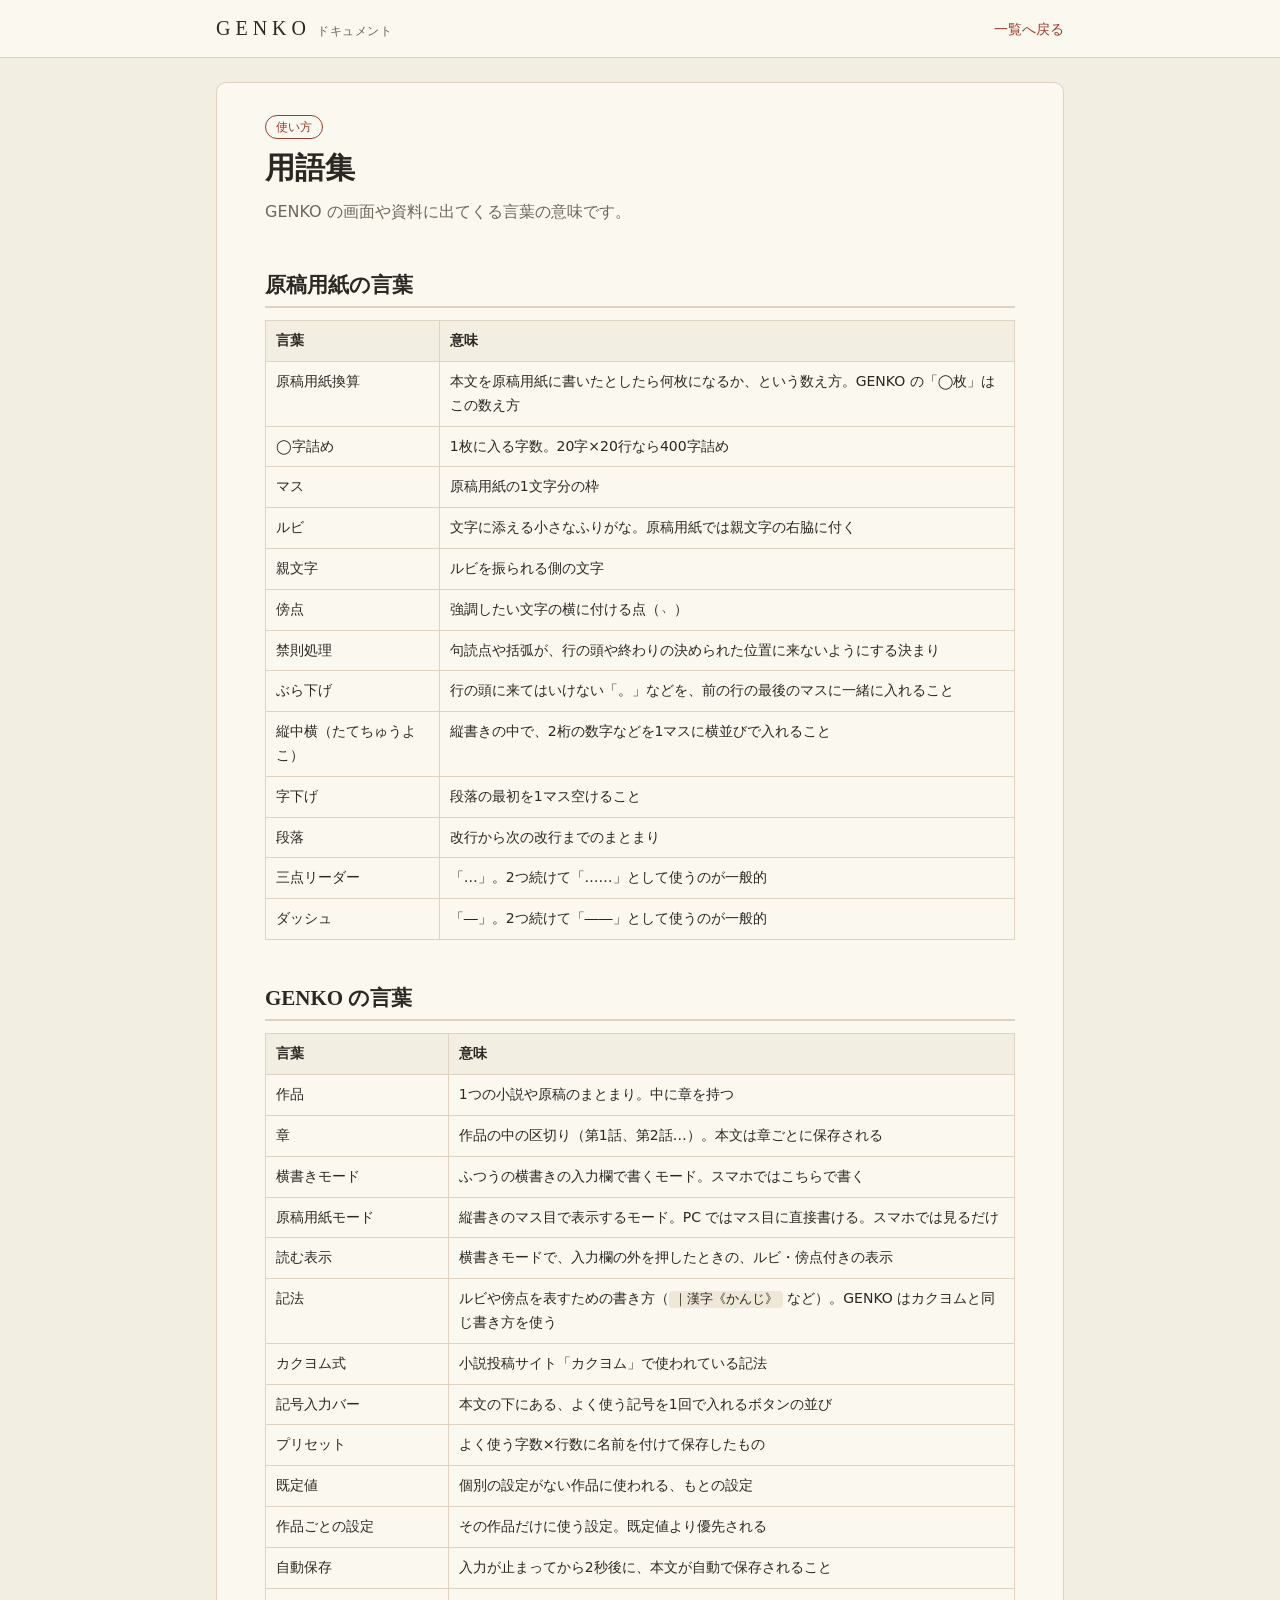
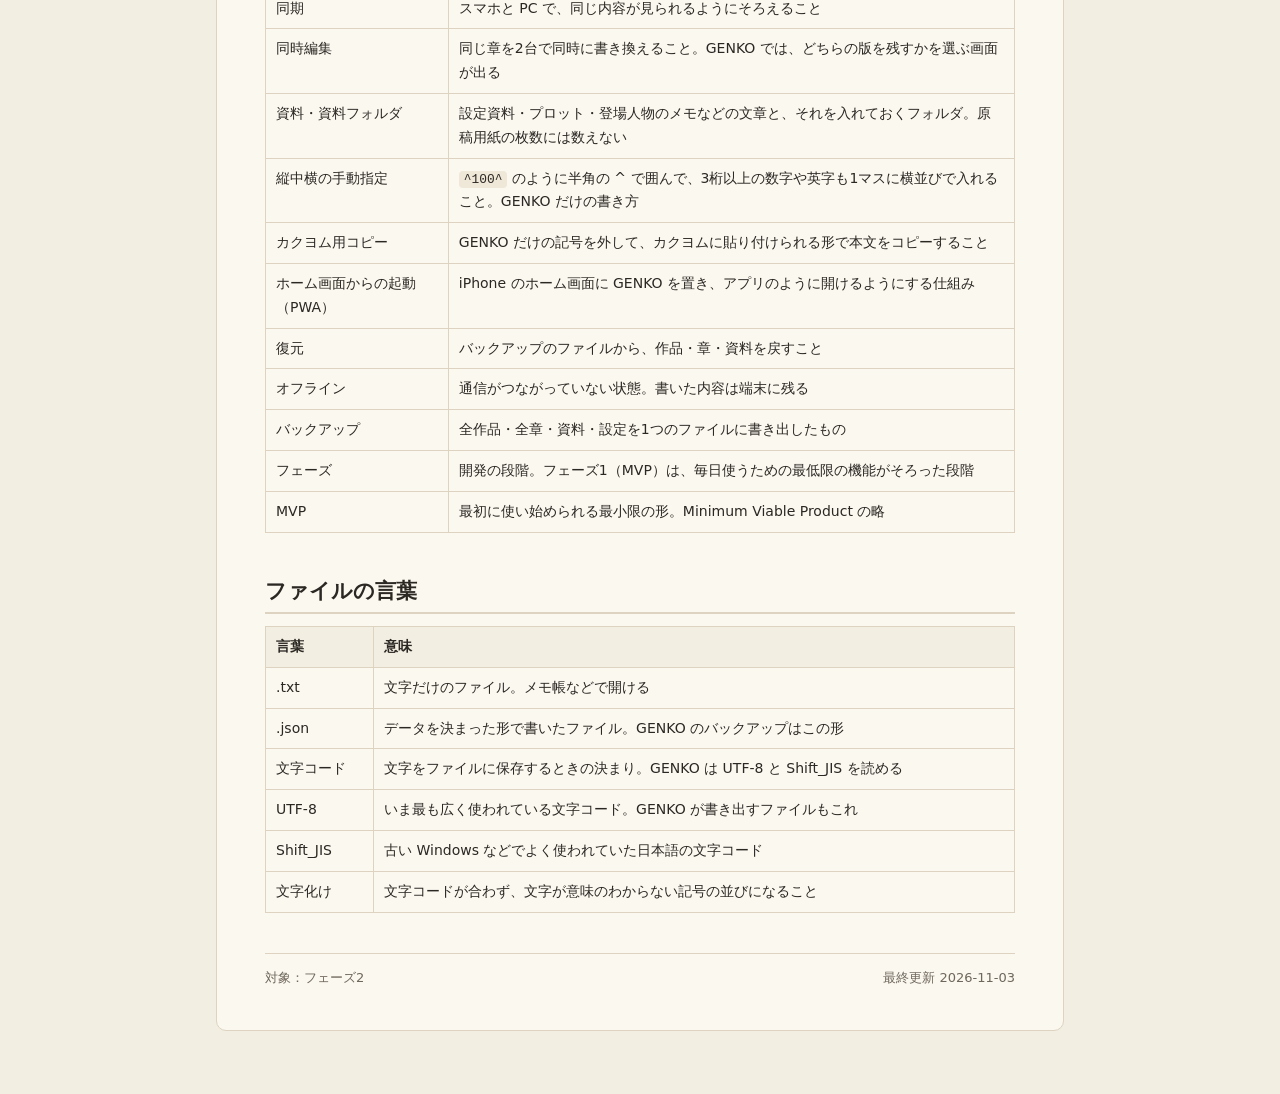
<file: docs/glossary.html>
<!doctype html>
<html lang="ja">
<head>
  <meta charset="UTF-8">
  <meta name="viewport" content="width=device-width, initial-scale=1.0">
  <meta name="color-scheme" content="light dark">
  <title>用語集｜GENKO ドキュメント</title>
  <link rel="stylesheet" href="../assets/style.css?v=20261103">
</head>
<body>
  <header class="site-header">
    <div class="site-header-inner">
      <a class="site-logo" href="../index.html">GENKO<small>ドキュメント</small></a>
      <nav><a href="../index.html">一覧へ戻る</a></nav>
    </div>
  </header>

  <main>
    <article class="doc">
      <span class="doc-kind">使い方</span>
      <h1>用語集</h1>
      <p class="lead">GENKO の画面や資料に出てくる言葉の意味です。</p>

      <h2>原稿用紙の言葉</h2>
      <div class="table-wrap">
        <table>
          <tr><th>言葉</th><th>意味</th></tr>
          <tr><td>原稿用紙換算</td><td>本文を原稿用紙に書いたとしたら何枚になるか、という数え方。GENKO の「◯枚」はこの数え方</td></tr>
          <tr><td>◯字詰め</td><td>1枚に入る字数。20字×20行なら400字詰め</td></tr>
          <tr><td>マス</td><td>原稿用紙の1文字分の枠</td></tr>
          <tr><td>ルビ</td><td>文字に添える小さなふりがな。原稿用紙では親文字の右脇に付く</td></tr>
          <tr><td>親文字</td><td>ルビを振られる側の文字</td></tr>
          <tr><td>傍点</td><td>強調したい文字の横に付ける点（﹅）</td></tr>
          <tr><td>禁則処理</td><td>句読点や括弧が、行の頭や終わりの決められた位置に来ないようにする決まり</td></tr>
          <tr><td>ぶら下げ</td><td>行の頭に来てはいけない「。」などを、前の行の最後のマスに一緒に入れること</td></tr>
          <tr><td>縦中横（たてちゅうよこ）</td><td>縦書きの中で、2桁の数字などを1マスに横並びで入れること</td></tr>
          <tr><td>字下げ</td><td>段落の最初を1マス空けること</td></tr>
          <tr><td>段落</td><td>改行から次の改行までのまとまり</td></tr>
          <tr><td>三点リーダー</td><td>「…」。2つ続けて「……」として使うのが一般的</td></tr>
          <tr><td>ダッシュ</td><td>「―」。2つ続けて「――」として使うのが一般的</td></tr>
        </table>
      </div>

      <h2>GENKO の言葉</h2>
      <div class="table-wrap">
        <table>
          <tr><th>言葉</th><th>意味</th></tr>
          <tr><td>作品</td><td>1つの小説や原稿のまとまり。中に章を持つ</td></tr>
          <tr><td>章</td><td>作品の中の区切り（第1話、第2話…）。本文は章ごとに保存される</td></tr>
          <tr><td>横書きモード</td><td>ふつうの横書きの入力欄で書くモード。スマホではこちらで書く</td></tr>
          <tr><td>原稿用紙モード</td><td>縦書きのマス目で表示するモード。PC ではマス目に直接書ける。スマホでは見るだけ</td></tr>
          <tr><td>読む表示</td><td>横書きモードで、入力欄の外を押したときの、ルビ・傍点付きの表示</td></tr>
          <tr><td>記法</td><td>ルビや傍点を表すための書き方（<code>｜漢字《かんじ》</code> など）。GENKO はカクヨムと同じ書き方を使う</td></tr>
          <tr><td>カクヨム式</td><td>小説投稿サイト「カクヨム」で使われている記法</td></tr>
          <tr><td>記号入力バー</td><td>本文の下にある、よく使う記号を1回で入れるボタンの並び</td></tr>
          <tr><td>プリセット</td><td>よく使う字数×行数に名前を付けて保存したもの</td></tr>
          <tr><td>既定値</td><td>個別の設定がない作品に使われる、もとの設定</td></tr>
          <tr><td>作品ごとの設定</td><td>その作品だけに使う設定。既定値より優先される</td></tr>
          <tr><td>自動保存</td><td>入力が止まってから2秒後に、本文が自動で保存されること</td></tr>
          <tr><td>同期</td><td>スマホと PC で、同じ内容が見られるようにそろえること</td></tr>
          <tr><td>同時編集</td><td>同じ章を2台で同時に書き換えること。GENKO では、どちらの版を残すかを選ぶ画面が出る</td></tr>
          <tr><td>資料・資料フォルダ</td><td>設定資料・プロット・登場人物のメモなどの文章と、それを入れておくフォルダ。原稿用紙の枚数には数えない</td></tr>
          <tr><td>縦中横の手動指定</td><td><code>^100^</code> のように半角の ^ で囲んで、3桁以上の数字や英字も1マスに横並びで入れること。GENKO だけの書き方</td></tr>
          <tr><td>カクヨム用コピー</td><td>GENKO だけの記号を外して、カクヨムに貼り付けられる形で本文をコピーすること</td></tr>
          <tr><td>ホーム画面からの起動（PWA）</td><td>iPhone のホーム画面に GENKO を置き、アプリのように開けるようにする仕組み</td></tr>
          <tr><td>復元</td><td>バックアップのファイルから、作品・章・資料を戻すこと</td></tr>
          <tr><td>オフライン</td><td>通信がつながっていない状態。書いた内容は端末に残る</td></tr>
          <tr><td>バックアップ</td><td>全作品・全章・資料・設定を1つのファイルに書き出したもの</td></tr>
          <tr><td>フェーズ</td><td>開発の段階。フェーズ1（MVP）は、毎日使うための最低限の機能がそろった段階</td></tr>
          <tr><td>MVP</td><td>最初に使い始められる最小限の形。Minimum Viable Product の略</td></tr>
        </table>
      </div>

      <h2>ファイルの言葉</h2>
      <div class="table-wrap">
        <table>
          <tr><th>言葉</th><th>意味</th></tr>
          <tr><td>.txt</td><td>文字だけのファイル。メモ帳などで開ける</td></tr>
          <tr><td>.json</td><td>データを決まった形で書いたファイル。GENKO のバックアップはこの形</td></tr>
          <tr><td>文字コード</td><td>文字をファイルに保存するときの決まり。GENKO は UTF-8 と Shift_JIS を読める</td></tr>
          <tr><td>UTF-8</td><td>いま最も広く使われている文字コード。GENKO が書き出すファイルもこれ</td></tr>
          <tr><td>Shift_JIS</td><td>古い Windows などでよく使われていた日本語の文字コード</td></tr>
          <tr><td>文字化け</td><td>文字コードが合わず、文字が意味のわからない記号の並びになること</td></tr>
        </table>
      </div>

      <div class="doc-footer">
        <span>対象：フェーズ2</span>
        <span>最終更新 2026-11-03</span>
      </div>
    </article>
  </main>
</body>
</html>
</file>
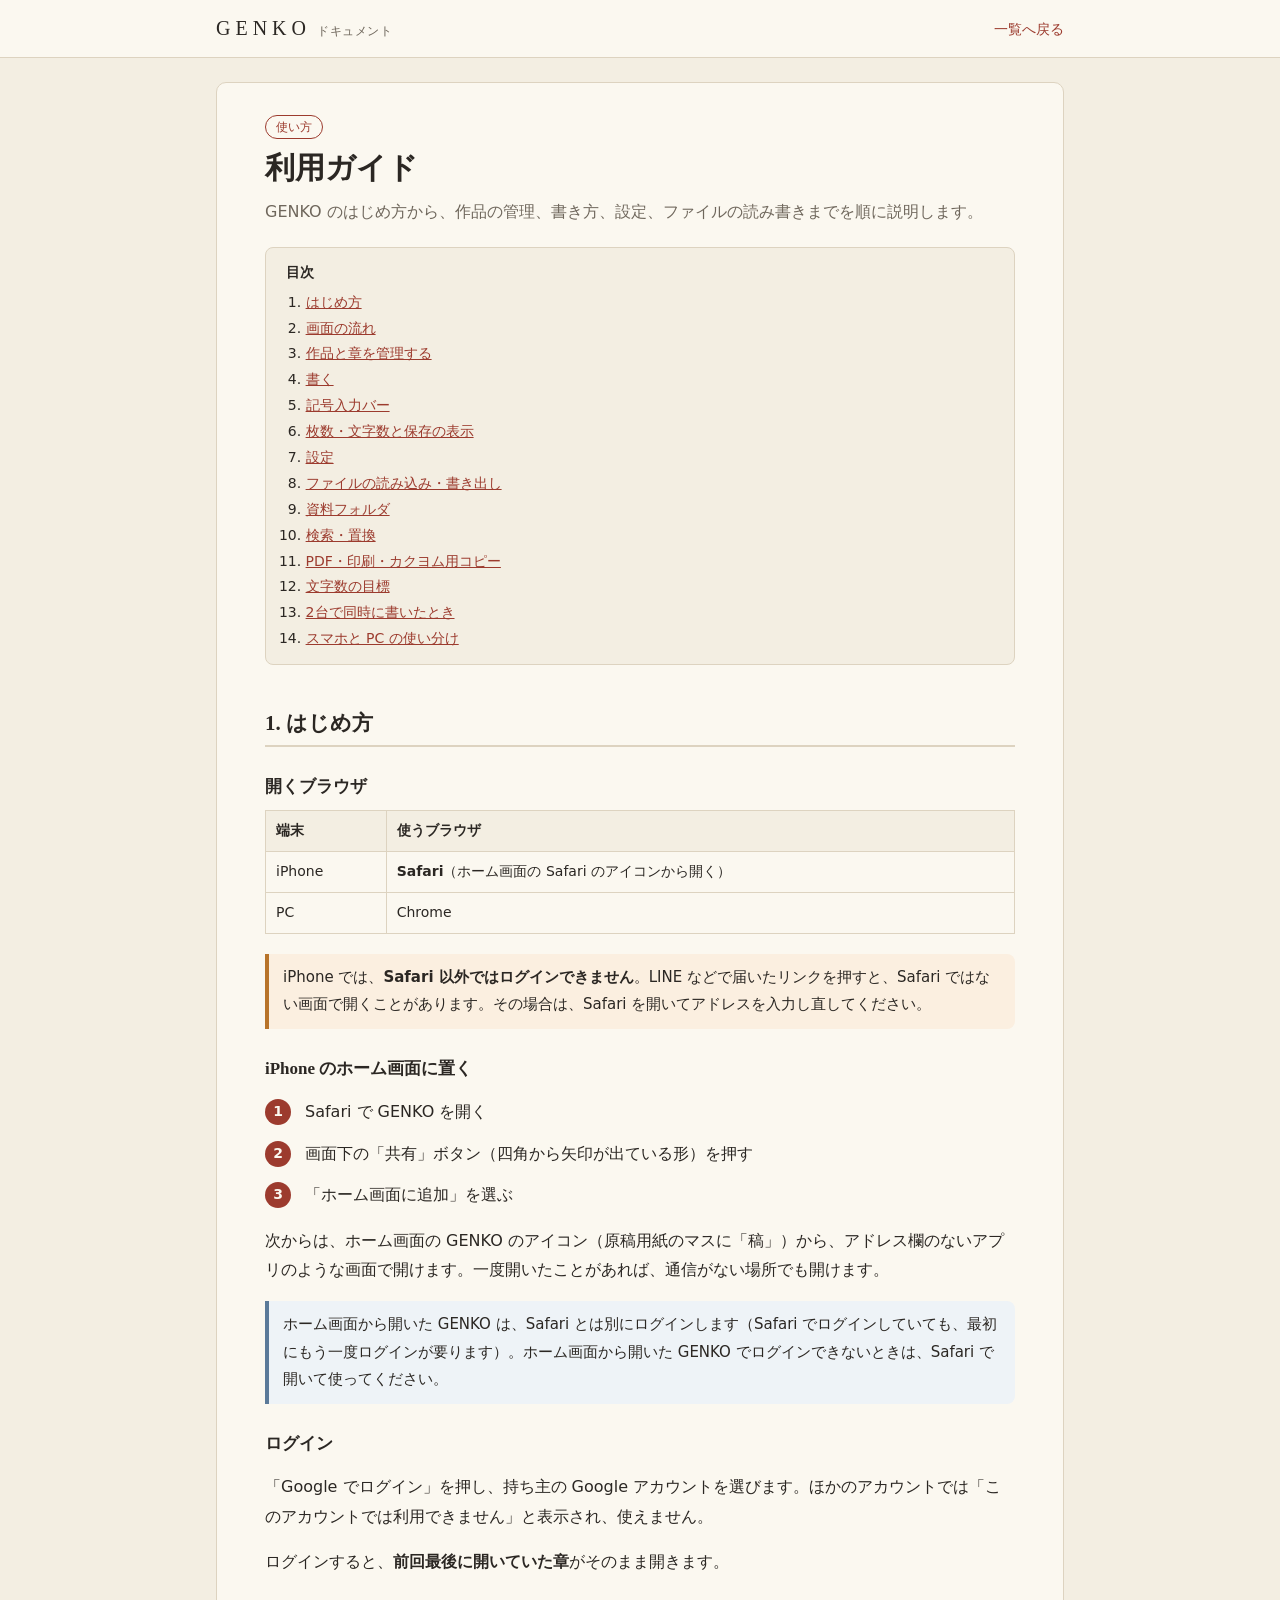
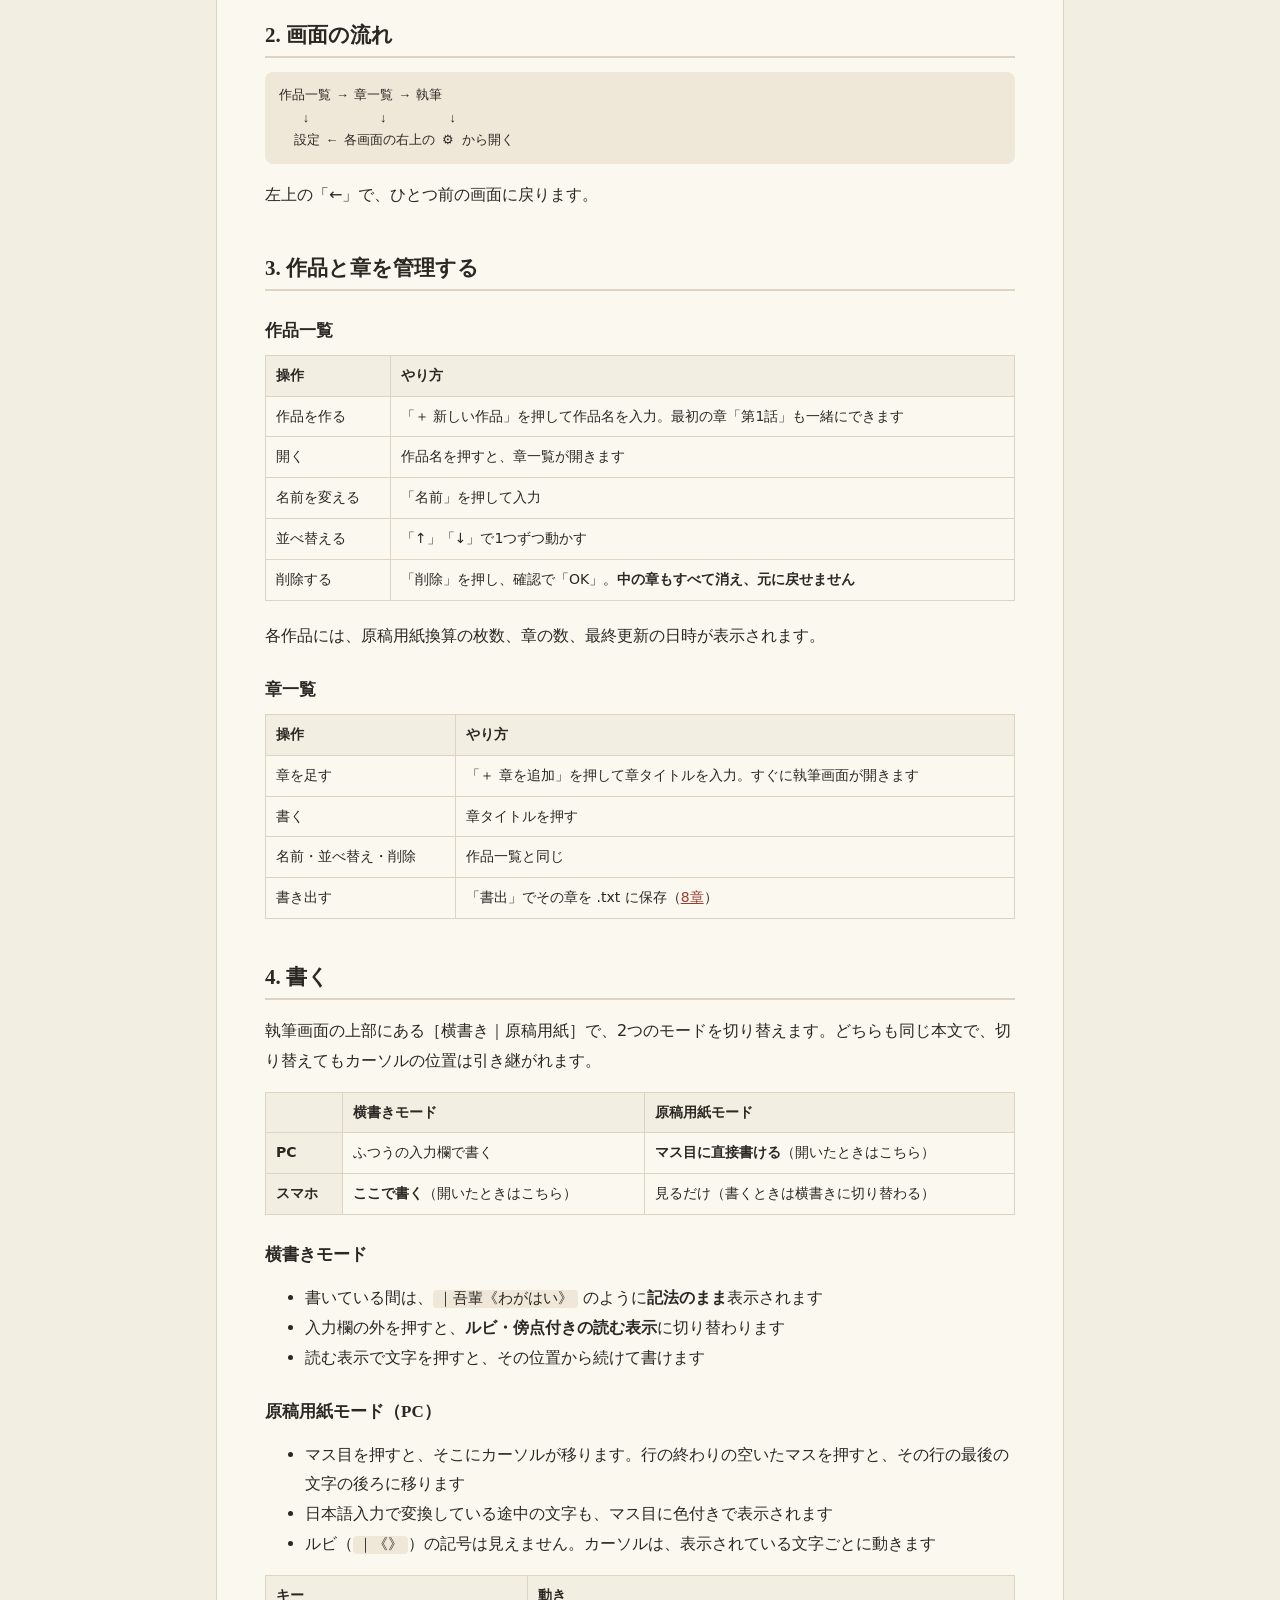
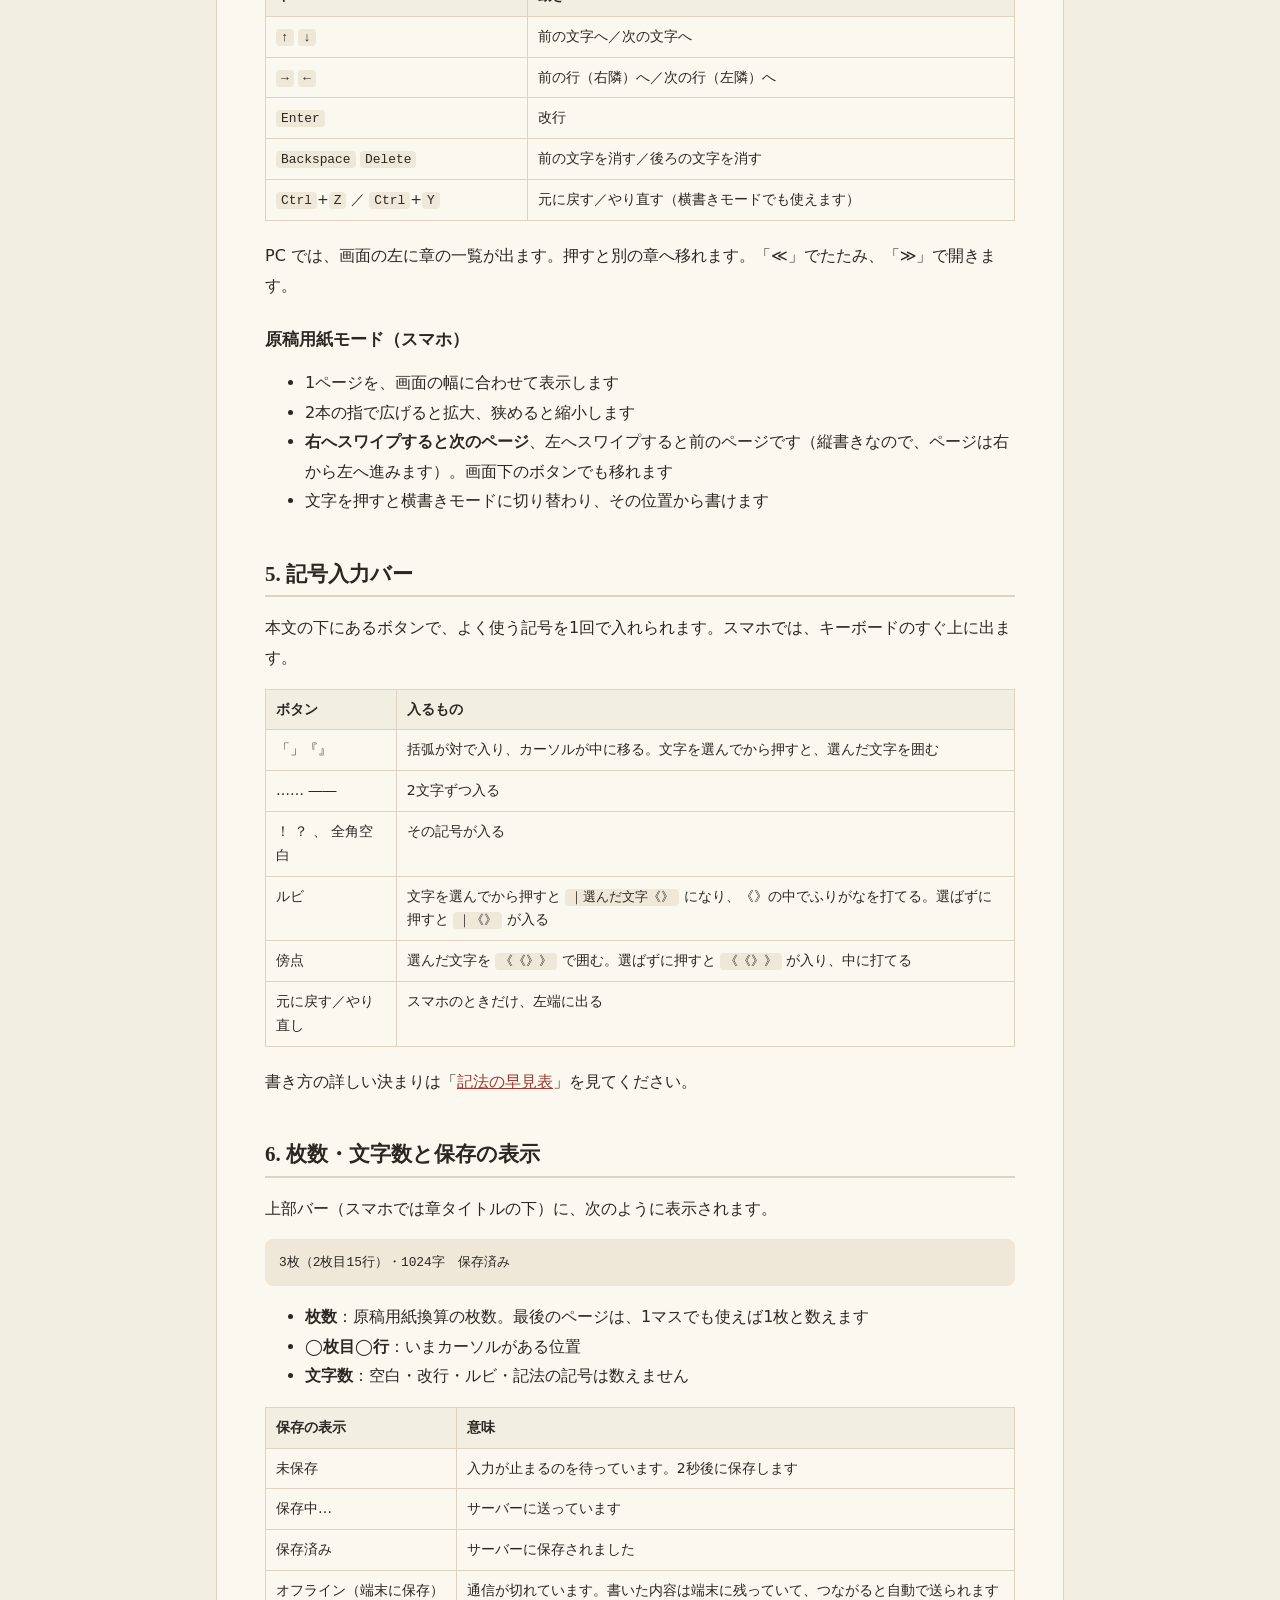
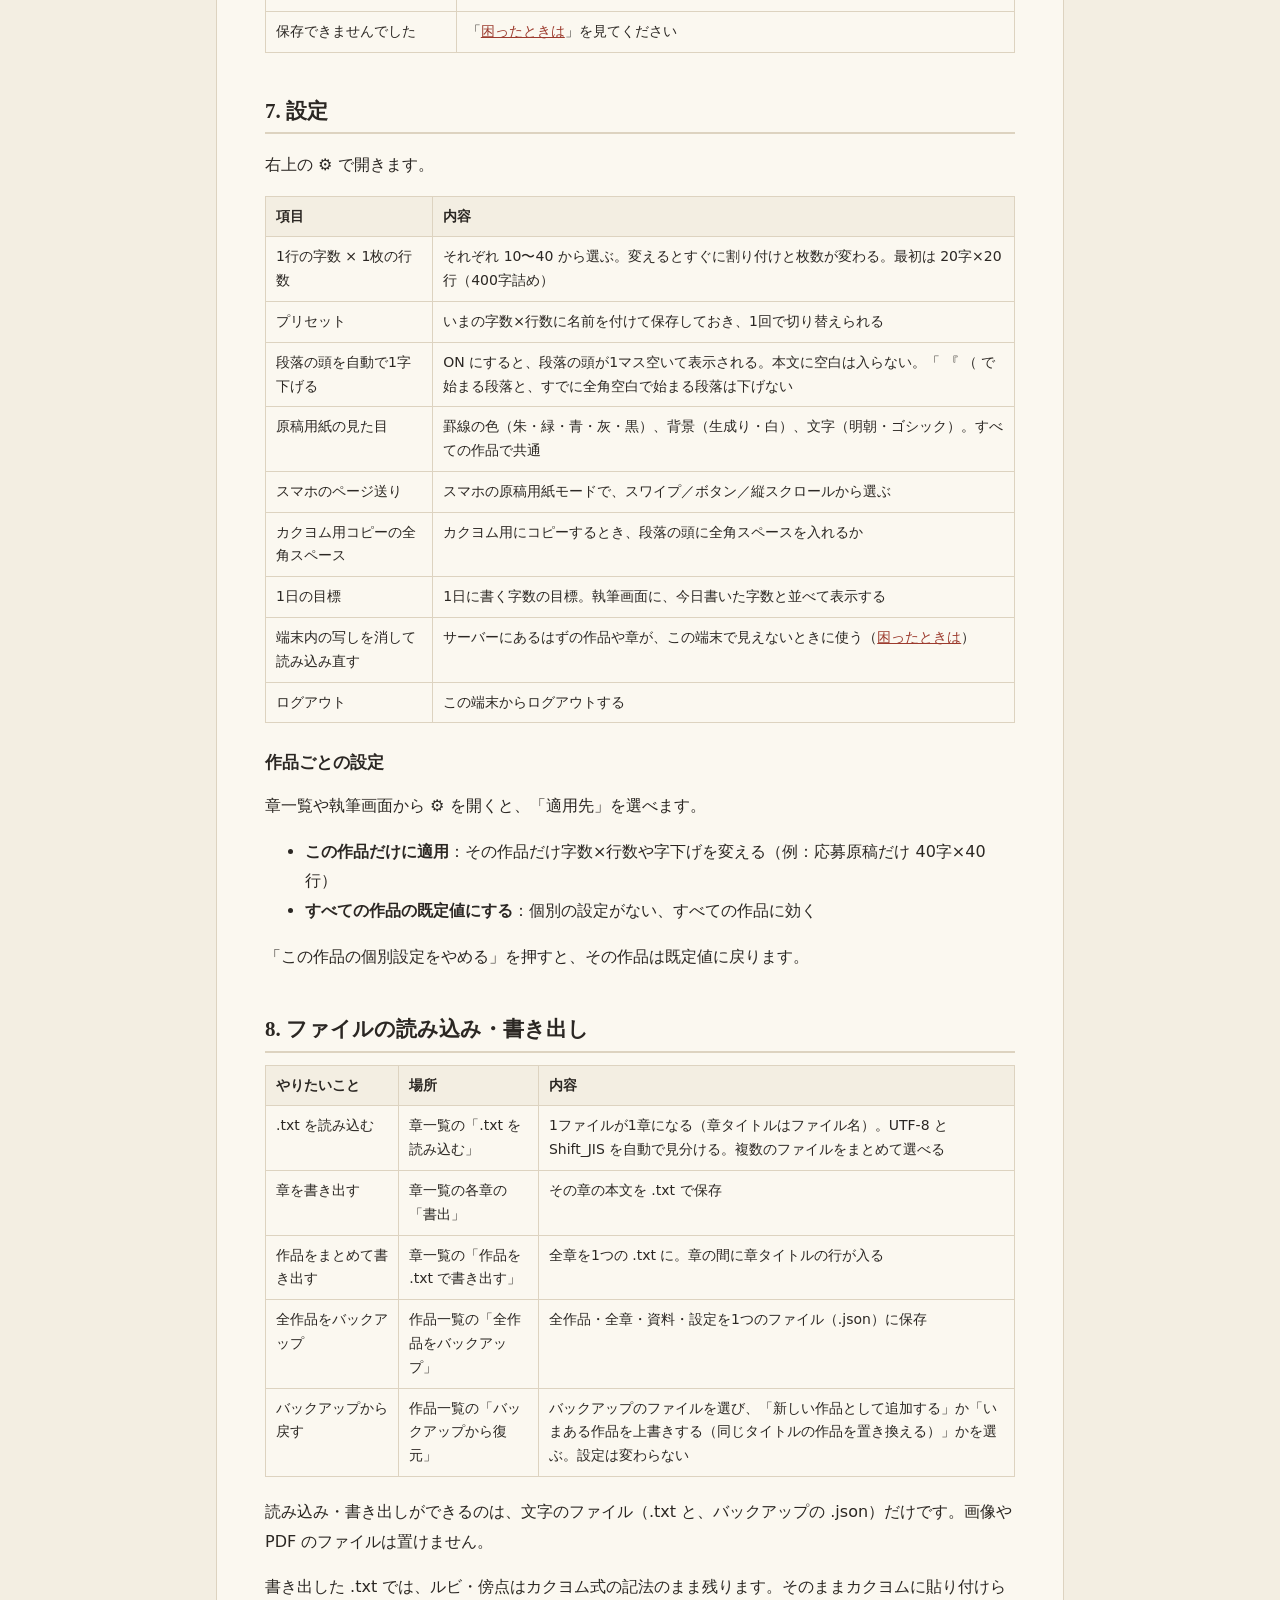
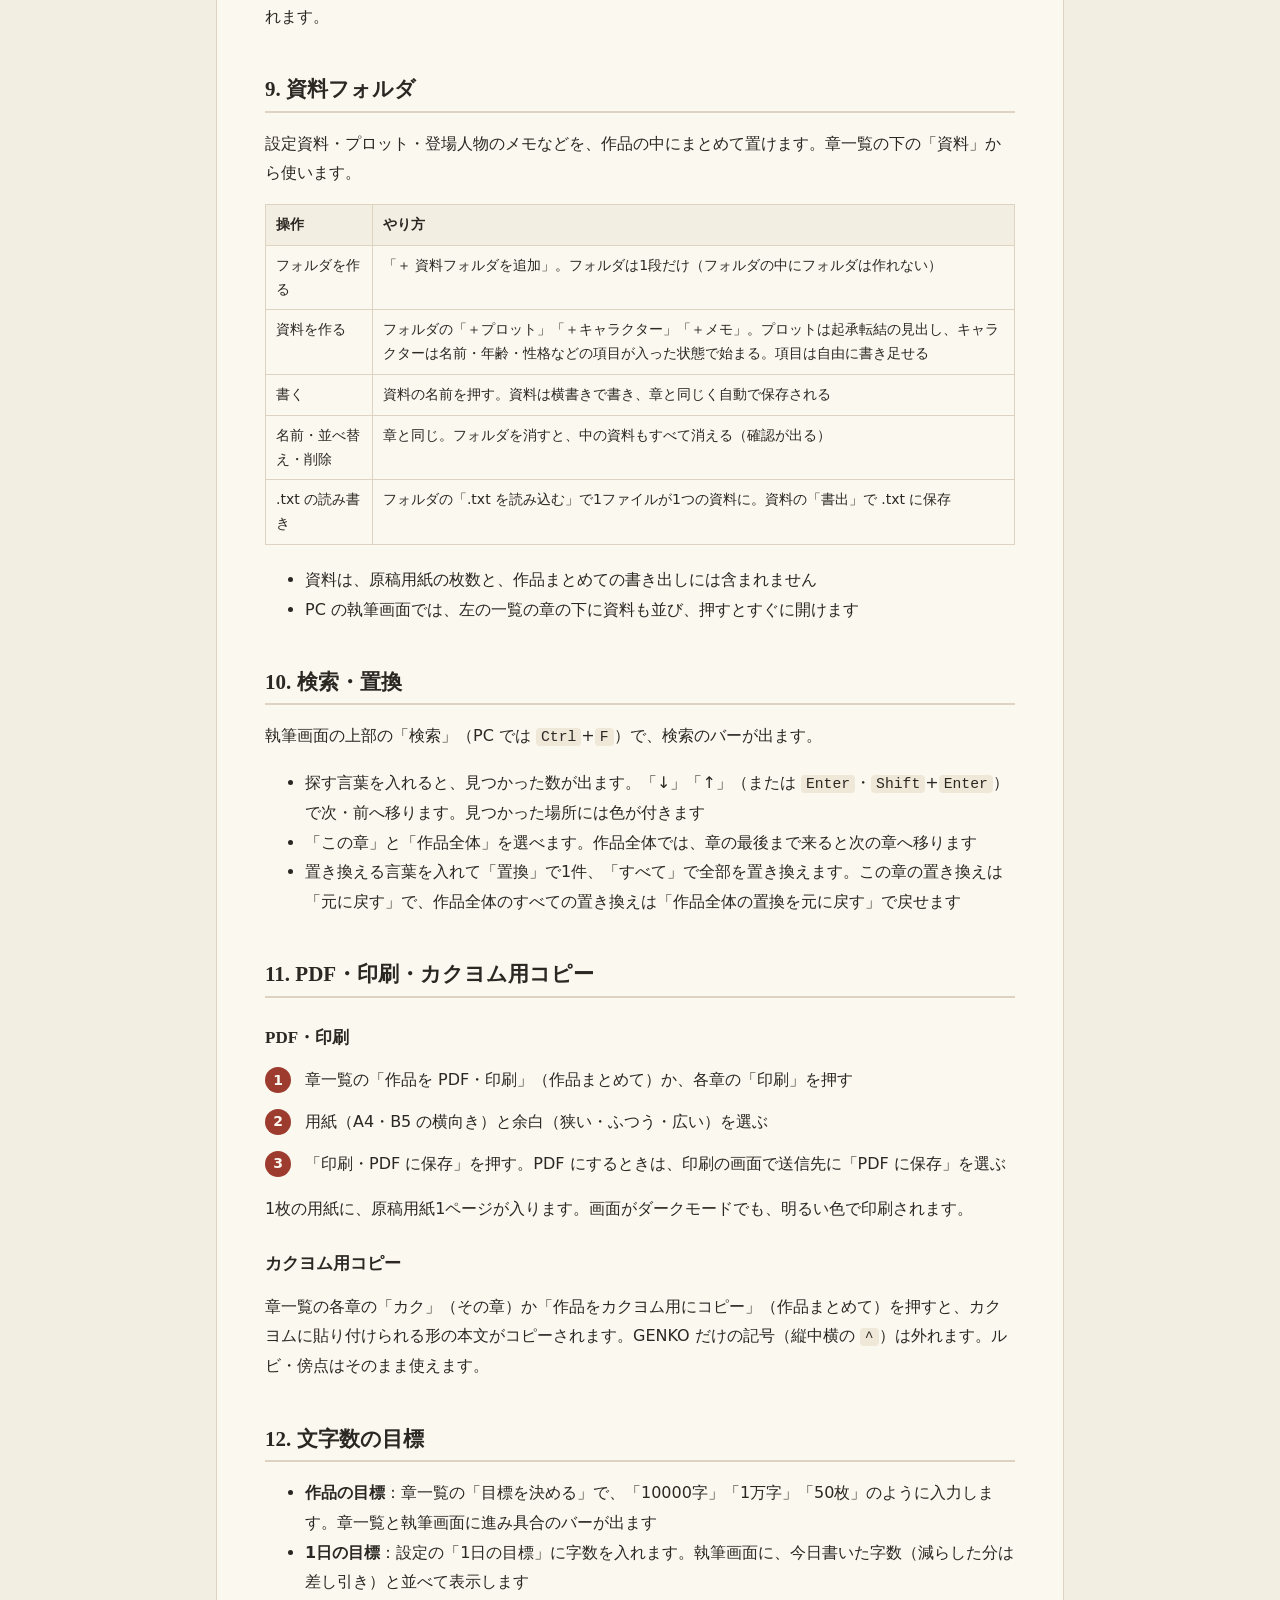
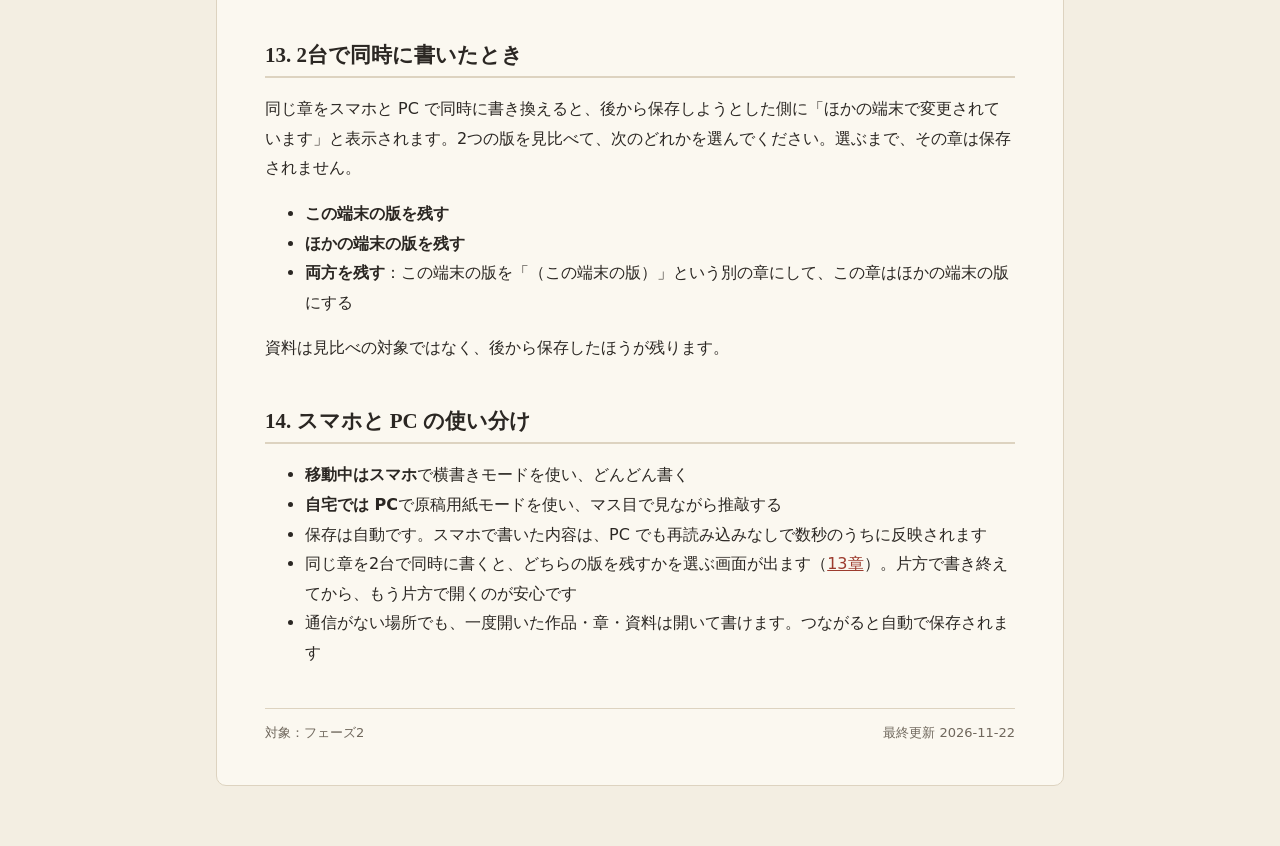
<file: docs/guide.html>
<!doctype html>
<html lang="ja">
<head>
  <meta charset="UTF-8">
  <meta name="viewport" content="width=device-width, initial-scale=1.0">
  <meta name="color-scheme" content="light dark">
  <title>利用ガイド｜GENKO ドキュメント</title>
  <link rel="stylesheet" href="../assets/style.css?v=20261103">
</head>
<body>
  <header class="site-header">
    <div class="site-header-inner">
      <a class="site-logo" href="../index.html">GENKO<small>ドキュメント</small></a>
      <nav><a href="../index.html">一覧へ戻る</a></nav>
    </div>
  </header>

  <main>
    <article class="doc">
      <span class="doc-kind">使い方</span>
      <h1>利用ガイド</h1>
      <p class="lead">GENKO のはじめ方から、作品の管理、書き方、設定、ファイルの読み書きまでを順に説明します。</p>

      <nav class="toc">
        <strong>目次</strong>
        <ol>
          <li><a href="#start">はじめ方</a></li>
          <li><a href="#screens">画面の流れ</a></li>
          <li><a href="#works">作品と章を管理する</a></li>
          <li><a href="#write">書く</a></li>
          <li><a href="#symbols">記号入力バー</a></li>
          <li><a href="#status">枚数・文字数と保存の表示</a></li>
          <li><a href="#settings">設定</a></li>
          <li><a href="#files">ファイルの読み込み・書き出し</a></li>
          <li><a href="#materials">資料フォルダ</a></li>
          <li><a href="#search">検索・置換</a></li>
          <li><a href="#print">PDF・印刷・カクヨム用コピー</a></li>
          <li><a href="#goal">文字数の目標</a></li>
          <li><a href="#conflict">2台で同時に書いたとき</a></li>
          <li><a href="#tips">スマホと PC の使い分け</a></li>
        </ol>
      </nav>

      <h2 id="start">1. はじめ方</h2>
      <h3>開くブラウザ</h3>
      <div class="table-wrap">
        <table>
          <tr><th>端末</th><th>使うブラウザ</th></tr>
          <tr><td>iPhone</td><td><strong>Safari</strong>（ホーム画面の Safari のアイコンから開く）</td></tr>
          <tr><td>PC</td><td>Chrome</td></tr>
        </table>
      </div>
      <div class="warn">
        <p>iPhone では、<strong>Safari 以外ではログインできません</strong>。LINE などで届いたリンクを押すと、Safari ではない画面で開くことがあります。その場合は、Safari を開いてアドレスを入力し直してください。</p>
      </div>

      <h3>iPhone のホーム画面に置く</h3>
      <ol class="steps">
        <li>Safari で GENKO を開く</li>
        <li>画面下の「共有」ボタン（四角から矢印が出ている形）を押す</li>
        <li>「ホーム画面に追加」を選ぶ</li>
      </ol>
      <p>次からは、ホーム画面の GENKO のアイコン（原稿用紙のマスに「稿」）から、アドレス欄のないアプリのような画面で開けます。一度開いたことがあれば、通信がない場所でも開けます。</p>
      <div class="note">
        <p>ホーム画面から開いた GENKO は、Safari とは別にログインします（Safari でログインしていても、最初にもう一度ログインが要ります）。ホーム画面から開いた GENKO でログインできないときは、Safari で開いて使ってください。</p>
      </div>

      <h3>ログイン</h3>
      <p>「Google でログイン」を押し、持ち主の Google アカウントを選びます。ほかのアカウントでは「このアカウントでは利用できません」と表示され、使えません。</p>
      <p>ログインすると、<strong>前回最後に開いていた章</strong>がそのまま開きます。</p>

      <h2 id="screens">2. 画面の流れ</h2>
      <pre><code>作品一覧 → 章一覧 → 執筆
   ↓         ↓        ↓
  設定 ← 各画面の右上の ⚙ から開く</code></pre>
      <p>左上の「←」で、ひとつ前の画面に戻ります。</p>

      <h2 id="works">3. 作品と章を管理する</h2>
      <h3>作品一覧</h3>
      <div class="table-wrap">
        <table>
          <tr><th>操作</th><th>やり方</th></tr>
          <tr><td>作品を作る</td><td>「＋ 新しい作品」を押して作品名を入力。最初の章「第1話」も一緒にできます</td></tr>
          <tr><td>開く</td><td>作品名を押すと、章一覧が開きます</td></tr>
          <tr><td>名前を変える</td><td>「名前」を押して入力</td></tr>
          <tr><td>並べ替える</td><td>「↑」「↓」で1つずつ動かす</td></tr>
          <tr><td>削除する</td><td>「削除」を押し、確認で「OK」。<strong>中の章もすべて消え、元に戻せません</strong></td></tr>
        </table>
      </div>
      <p>各作品には、原稿用紙換算の枚数、章の数、最終更新の日時が表示されます。</p>

      <h3>章一覧</h3>
      <div class="table-wrap">
        <table>
          <tr><th>操作</th><th>やり方</th></tr>
          <tr><td>章を足す</td><td>「＋ 章を追加」を押して章タイトルを入力。すぐに執筆画面が開きます</td></tr>
          <tr><td>書く</td><td>章タイトルを押す</td></tr>
          <tr><td>名前・並べ替え・削除</td><td>作品一覧と同じ</td></tr>
          <tr><td>書き出す</td><td>「書出」でその章を .txt に保存（<a href="#files">8章</a>）</td></tr>
        </table>
      </div>

      <h2 id="write">4. 書く</h2>
      <p>執筆画面の上部にある［横書き｜原稿用紙］で、2つのモードを切り替えます。どちらも同じ本文で、切り替えてもカーソルの位置は引き継がれます。</p>
      <div class="table-wrap">
        <table>
          <tr><th></th><th>横書きモード</th><th>原稿用紙モード</th></tr>
          <tr><th>PC</th><td>ふつうの入力欄で書く</td><td><strong>マス目に直接書ける</strong>（開いたときはこちら）</td></tr>
          <tr><th>スマホ</th><td><strong>ここで書く</strong>（開いたときはこちら）</td><td>見るだけ（書くときは横書きに切り替わる）</td></tr>
        </table>
      </div>

      <h3>横書きモード</h3>
      <ul>
        <li>書いている間は、<code>｜吾輩《わがはい》</code> のように<strong>記法のまま</strong>表示されます</li>
        <li>入力欄の外を押すと、<strong>ルビ・傍点付きの読む表示</strong>に切り替わります</li>
        <li>読む表示で文字を押すと、その位置から続けて書けます</li>
      </ul>

      <h3>原稿用紙モード（PC）</h3>
      <ul>
        <li>マス目を押すと、そこにカーソルが移ります。行の終わりの空いたマスを押すと、その行の最後の文字の後ろに移ります</li>
        <li>日本語入力で変換している途中の文字も、マス目に色付きで表示されます</li>
        <li>ルビ（<code>｜《》</code>）の記号は見えません。カーソルは、表示されている文字ごとに動きます</li>
      </ul>
      <div class="table-wrap">
        <table>
          <tr><th>キー</th><th>動き</th></tr>
          <tr><td><kbd>↑</kbd> <kbd>↓</kbd></td><td>前の文字へ／次の文字へ</td></tr>
          <tr><td><kbd>→</kbd> <kbd>←</kbd></td><td>前の行（右隣）へ／次の行（左隣）へ</td></tr>
          <tr><td><kbd>Enter</kbd></td><td>改行</td></tr>
          <tr><td><kbd>Backspace</kbd> <kbd>Delete</kbd></td><td>前の文字を消す／後ろの文字を消す</td></tr>
          <tr><td><kbd>Ctrl</kbd>+<kbd>Z</kbd> ／ <kbd>Ctrl</kbd>+<kbd>Y</kbd></td><td>元に戻す／やり直す（横書きモードでも使えます）</td></tr>
        </table>
      </div>
      <p>PC では、画面の左に章の一覧が出ます。押すと別の章へ移れます。「≪」でたたみ、「≫」で開きます。</p>

      <h3>原稿用紙モード（スマホ）</h3>
      <ul>
        <li>1ページを、画面の幅に合わせて表示します</li>
        <li>2本の指で広げると拡大、狭めると縮小します</li>
        <li><strong>右へスワイプすると次のページ</strong>、左へスワイプすると前のページです（縦書きなので、ページは右から左へ進みます）。画面下のボタンでも移れます</li>
        <li>文字を押すと横書きモードに切り替わり、その位置から書けます</li>
      </ul>

      <h2 id="symbols">5. 記号入力バー</h2>
      <p>本文の下にあるボタンで、よく使う記号を1回で入れられます。スマホでは、キーボードのすぐ上に出ます。</p>
      <div class="table-wrap">
        <table>
          <tr><th>ボタン</th><th>入るもの</th></tr>
          <tr><td>「」『』</td><td>括弧が対で入り、カーソルが中に移る。文字を選んでから押すと、選んだ文字を囲む</td></tr>
          <tr><td>…… ――</td><td>2文字ずつ入る</td></tr>
          <tr><td>！ ？ 、 全角空白</td><td>その記号が入る</td></tr>
          <tr><td>ルビ</td><td>文字を選んでから押すと <code>｜選んだ文字《》</code> になり、《》の中でふりがなを打てる。選ばずに押すと <code>｜《》</code> が入る</td></tr>
          <tr><td>傍点</td><td>選んだ文字を <code>《《》》</code> で囲む。選ばずに押すと <code>《《》》</code> が入り、中に打てる</td></tr>
          <tr><td>元に戻す／やり直し</td><td>スマホのときだけ、左端に出る</td></tr>
        </table>
      </div>
      <p>書き方の詳しい決まりは「<a href="notation.html">記法の早見表</a>」を見てください。</p>

      <h2 id="status">6. 枚数・文字数と保存の表示</h2>
      <p>上部バー（スマホでは章タイトルの下）に、次のように表示されます。</p>
      <pre><code>3枚（2枚目15行）・1024字　保存済み</code></pre>
      <ul>
        <li><strong>枚数</strong>：原稿用紙換算の枚数。最後のページは、1マスでも使えば1枚と数えます</li>
        <li><strong>◯枚目◯行</strong>：いまカーソルがある位置</li>
        <li><strong>文字数</strong>：空白・改行・ルビ・記法の記号は数えません</li>
      </ul>
      <div class="table-wrap">
        <table>
          <tr><th>保存の表示</th><th>意味</th></tr>
          <tr><td>未保存</td><td>入力が止まるのを待っています。2秒後に保存します</td></tr>
          <tr><td>保存中…</td><td>サーバーに送っています</td></tr>
          <tr><td>保存済み</td><td>サーバーに保存されました</td></tr>
          <tr><td>オフライン（端末に保存）</td><td>通信が切れています。書いた内容は端末に残っていて、つながると自動で送られます</td></tr>
          <tr><td>保存できませんでした</td><td>「<a href="faq.html#save-error">困ったときは</a>」を見てください</td></tr>
        </table>
      </div>

      <h2 id="settings">7. 設定</h2>
      <p>右上の ⚙ で開きます。</p>
      <div class="table-wrap">
        <table>
          <tr><th>項目</th><th>内容</th></tr>
          <tr><td>1行の字数 × 1枚の行数</td><td>それぞれ 10〜40 から選ぶ。変えるとすぐに割り付けと枚数が変わる。最初は 20字×20行（400字詰め）</td></tr>
          <tr><td>プリセット</td><td>いまの字数×行数に名前を付けて保存しておき、1回で切り替えられる</td></tr>
          <tr><td>段落の頭を自動で1字下げる</td><td>ON にすると、段落の頭が1マス空いて表示される。本文に空白は入らない。「 『 （ で始まる段落と、すでに全角空白で始まる段落は下げない</td></tr>
          <tr><td>原稿用紙の見た目</td><td>罫線の色（朱・緑・青・灰・黒）、背景（生成り・白）、文字（明朝・ゴシック）。すべての作品で共通</td></tr>
          <tr><td>スマホのページ送り</td><td>スマホの原稿用紙モードで、スワイプ／ボタン／縦スクロールから選ぶ</td></tr>
          <tr><td>カクヨム用コピーの全角スペース</td><td>カクヨム用にコピーするとき、段落の頭に全角スペースを入れるか</td></tr>
          <tr><td>1日の目標</td><td>1日に書く字数の目標。執筆画面に、今日書いた字数と並べて表示する</td></tr>
          <tr><td>端末内の写しを消して読み込み直す</td><td>サーバーにあるはずの作品や章が、この端末で見えないときに使う（<a href="faq.html#vanished">困ったときは</a>）</td></tr>
          <tr><td>ログアウト</td><td>この端末からログアウトする</td></tr>
        </table>
      </div>
      <h3>作品ごとの設定</h3>
      <p>章一覧や執筆画面から ⚙ を開くと、「適用先」を選べます。</p>
      <ul>
        <li><strong>この作品だけに適用</strong>：その作品だけ字数×行数や字下げを変える（例：応募原稿だけ 40字×40行）</li>
        <li><strong>すべての作品の既定値にする</strong>：個別の設定がない、すべての作品に効く</li>
      </ul>
      <p>「この作品の個別設定をやめる」を押すと、その作品は既定値に戻ります。</p>

      <h2 id="files">8. ファイルの読み込み・書き出し</h2>
      <div class="table-wrap">
        <table>
          <tr><th>やりたいこと</th><th>場所</th><th>内容</th></tr>
          <tr><td>.txt を読み込む</td><td>章一覧の「.txt を読み込む」</td><td>1ファイルが1章になる（章タイトルはファイル名）。UTF-8 と Shift_JIS を自動で見分ける。複数のファイルをまとめて選べる</td></tr>
          <tr><td>章を書き出す</td><td>章一覧の各章の「書出」</td><td>その章の本文を .txt で保存</td></tr>
          <tr><td>作品をまとめて書き出す</td><td>章一覧の「作品を .txt で書き出す」</td><td>全章を1つの .txt に。章の間に章タイトルの行が入る</td></tr>
          <tr><td>全作品をバックアップ</td><td>作品一覧の「全作品をバックアップ」</td><td>全作品・全章・資料・設定を1つのファイル（.json）に保存</td></tr>
          <tr><td>バックアップから戻す</td><td>作品一覧の「バックアップから復元」</td><td>バックアップのファイルを選び、「新しい作品として追加する」か「いまある作品を上書きする（同じタイトルの作品を置き換える）」かを選ぶ。設定は変わらない</td></tr>
        </table>
      </div>
      <p>読み込み・書き出しができるのは、文字のファイル（.txt と、バックアップの .json）だけです。画像や PDF のファイルは置けません。</p>
      <p>書き出した .txt では、ルビ・傍点はカクヨム式の記法のまま残ります。そのままカクヨムに貼り付けられます。</p>

      <h2 id="materials">9. 資料フォルダ</h2>
      <p>設定資料・プロット・登場人物のメモなどを、作品の中にまとめて置けます。章一覧の下の「資料」から使います。</p>
      <div class="table-wrap">
        <table>
          <tr><th>操作</th><th>やり方</th></tr>
          <tr><td>フォルダを作る</td><td>「＋ 資料フォルダを追加」。フォルダは1段だけ（フォルダの中にフォルダは作れない）</td></tr>
          <tr><td>資料を作る</td><td>フォルダの「＋プロット」「＋キャラクター」「＋メモ」。プロットは起承転結の見出し、キャラクターは名前・年齢・性格などの項目が入った状態で始まる。項目は自由に書き足せる</td></tr>
          <tr><td>書く</td><td>資料の名前を押す。資料は横書きで書き、章と同じく自動で保存される</td></tr>
          <tr><td>名前・並べ替え・削除</td><td>章と同じ。フォルダを消すと、中の資料もすべて消える（確認が出る）</td></tr>
          <tr><td>.txt の読み書き</td><td>フォルダの「.txt を読み込む」で1ファイルが1つの資料に。資料の「書出」で .txt に保存</td></tr>
        </table>
      </div>
      <ul>
        <li>資料は、原稿用紙の枚数と、作品まとめての書き出しには含まれません</li>
        <li>PC の執筆画面では、左の一覧の章の下に資料も並び、押すとすぐに開けます</li>
      </ul>

      <h2 id="search">10. 検索・置換</h2>
      <p>執筆画面の上部の「検索」（PC では <kbd>Ctrl</kbd>+<kbd>F</kbd>）で、検索のバーが出ます。</p>
      <ul>
        <li>探す言葉を入れると、見つかった数が出ます。「↓」「↑」（または <kbd>Enter</kbd>・<kbd>Shift</kbd>+<kbd>Enter</kbd>）で次・前へ移ります。見つかった場所には色が付きます</li>
        <li>「この章」と「作品全体」を選べます。作品全体では、章の最後まで来ると次の章へ移ります</li>
        <li>置き換える言葉を入れて「置換」で1件、「すべて」で全部を置き換えます。この章の置き換えは「元に戻す」で、作品全体のすべての置き換えは「作品全体の置換を元に戻す」で戻せます</li>
      </ul>

      <h2 id="print">11. PDF・印刷・カクヨム用コピー</h2>
      <h3>PDF・印刷</h3>
      <ol class="steps">
        <li>章一覧の「作品を PDF・印刷」（作品まとめて）か、各章の「印刷」を押す</li>
        <li>用紙（A4・B5 の横向き）と余白（狭い・ふつう・広い）を選ぶ</li>
        <li>「印刷・PDF に保存」を押す。PDF にするときは、印刷の画面で送信先に「PDF に保存」を選ぶ</li>
      </ol>
      <p>1枚の用紙に、原稿用紙1ページが入ります。画面がダークモードでも、明るい色で印刷されます。</p>
      <h3>カクヨム用コピー</h3>
      <p>章一覧の各章の「カク」（その章）か「作品をカクヨム用にコピー」（作品まとめて）を押すと、カクヨムに貼り付けられる形の本文がコピーされます。GENKO だけの記号（縦中横の <code>^</code>）は外れます。ルビ・傍点はそのまま使えます。</p>

      <h2 id="goal">12. 文字数の目標</h2>
      <ul>
        <li><strong>作品の目標</strong>：章一覧の「目標を決める」で、「10000字」「1万字」「50枚」のように入力します。章一覧と執筆画面に進み具合のバーが出ます</li>
        <li><strong>1日の目標</strong>：設定の「1日の目標」に字数を入れます。執筆画面に、今日書いた字数（減らした分は差し引き）と並べて表示します</li>
      </ul>

      <h2 id="conflict">13. 2台で同時に書いたとき</h2>
      <p>同じ章をスマホと PC で同時に書き換えると、後から保存しようとした側に「ほかの端末で変更されています」と表示されます。2つの版を見比べて、次のどれかを選んでください。選ぶまで、その章は保存されません。</p>
      <ul>
        <li><strong>この端末の版を残す</strong></li>
        <li><strong>ほかの端末の版を残す</strong></li>
        <li><strong>両方を残す</strong>：この端末の版を「（この端末の版）」という別の章にして、この章はほかの端末の版にする</li>
      </ul>
      <p>資料は見比べの対象ではなく、後から保存したほうが残ります。</p>

      <h2 id="tips">14. スマホと PC の使い分け</h2>
      <ul>
        <li><strong>移動中はスマホ</strong>で横書きモードを使い、どんどん書く</li>
        <li><strong>自宅では PC</strong>で原稿用紙モードを使い、マス目で見ながら推敲する</li>
        <li>保存は自動です。スマホで書いた内容は、PC でも再読み込みなしで数秒のうちに反映されます</li>
        <li>同じ章を2台で同時に書くと、どちらの版を残すかを選ぶ画面が出ます（<a href="#conflict">13章</a>）。片方で書き終えてから、もう片方で開くのが安心です</li>
        <li>通信がない場所でも、一度開いた作品・章・資料は開いて書けます。つながると自動で保存されます</li>
      </ul>

      <div class="doc-footer">
        <span>対象：フェーズ2</span>
        <span>最終更新 2026-11-22</span>
      </div>
    </article>
  </main>
</body>
</html>
</file>
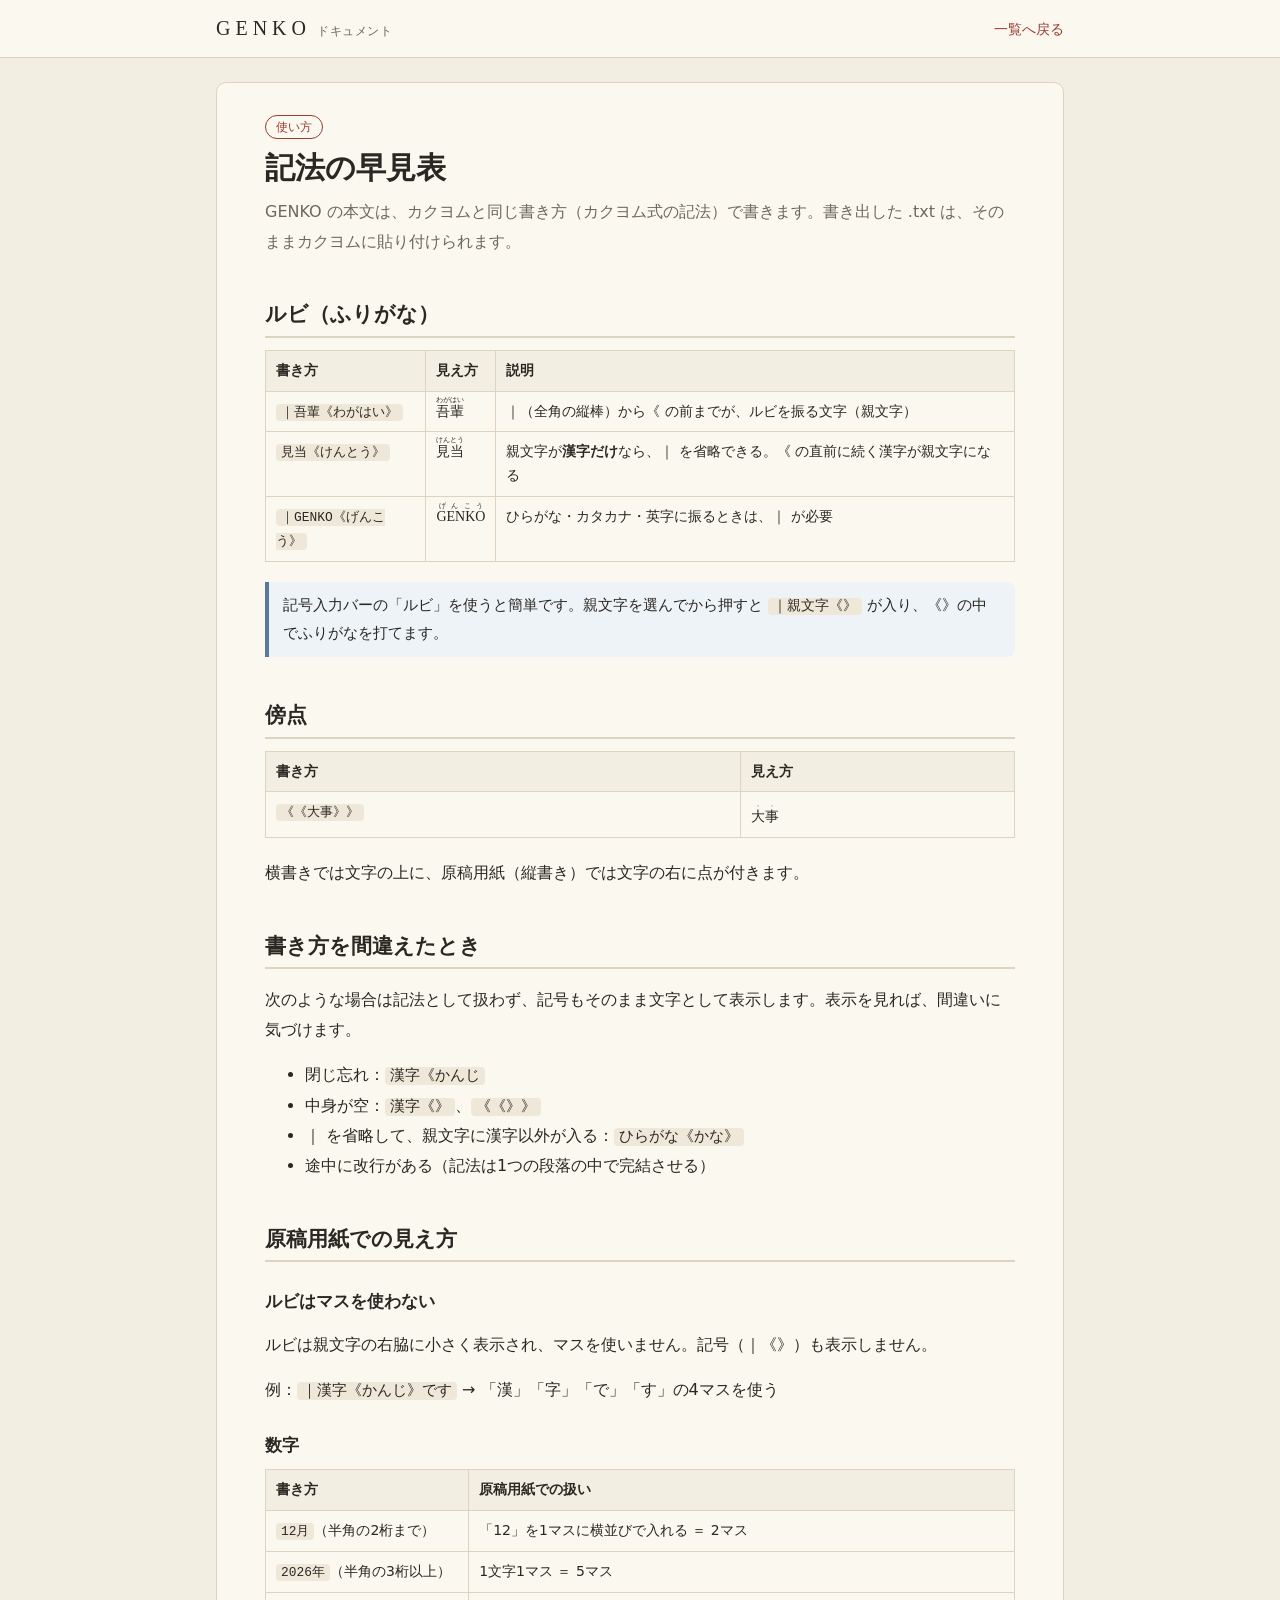
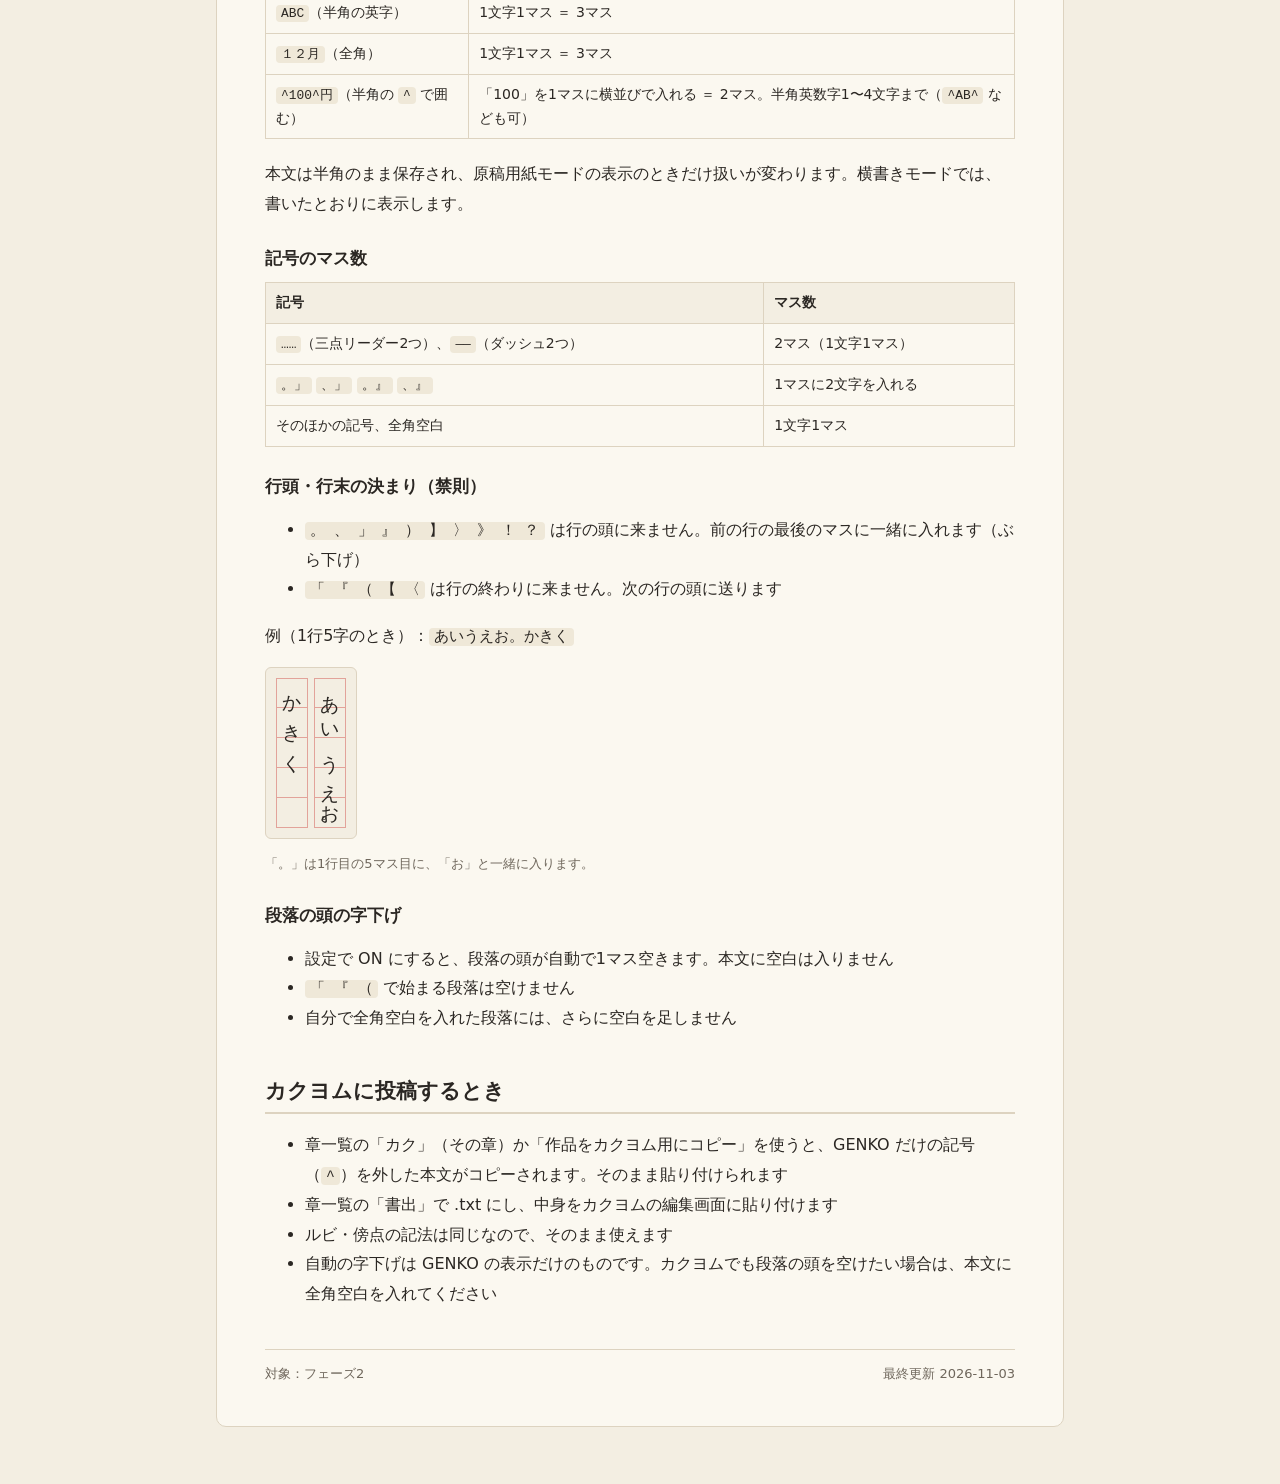
<file: docs/notation.html>
<!doctype html>
<html lang="ja">
<head>
  <meta charset="UTF-8">
  <meta name="viewport" content="width=device-width, initial-scale=1.0">
  <meta name="color-scheme" content="light dark">
  <title>記法の早見表｜GENKO ドキュメント</title>
  <link rel="stylesheet" href="../assets/style.css?v=20261103">
</head>
<body>
  <header class="site-header">
    <div class="site-header-inner">
      <a class="site-logo" href="../index.html">GENKO<small>ドキュメント</small></a>
      <nav><a href="../index.html">一覧へ戻る</a></nav>
    </div>
  </header>

  <main>
    <article class="doc">
      <span class="doc-kind">使い方</span>
      <h1>記法の早見表</h1>
      <p class="lead">GENKO の本文は、カクヨムと同じ書き方（カクヨム式の記法）で書きます。書き出した .txt は、そのままカクヨムに貼り付けられます。</p>

      <h2>ルビ（ふりがな）</h2>
      <div class="table-wrap">
        <table>
          <tr><th>書き方</th><th>見え方</th><th>説明</th></tr>
          <tr>
            <td><code>｜吾輩《わがはい》</code></td>
            <td class="mincho"><ruby>吾輩<rt>わがはい</rt></ruby></td>
            <td>｜（全角の縦棒）から《 の前までが、ルビを振る文字（親文字）</td>
          </tr>
          <tr>
            <td><code>見当《けんとう》</code></td>
            <td class="mincho"><ruby>見当<rt>けんとう</rt></ruby></td>
            <td>親文字が<strong>漢字だけ</strong>なら、｜ を省略できる。《 の直前に続く漢字が親文字になる</td>
          </tr>
          <tr>
            <td><code>｜GENKO《げんこう》</code></td>
            <td class="mincho"><ruby>GENKO<rt>げんこう</rt></ruby></td>
            <td>ひらがな・カタカナ・英字に振るときは、｜ が必要</td>
          </tr>
        </table>
      </div>
      <div class="note">
        <p>記号入力バーの「ルビ」を使うと簡単です。親文字を選んでから押すと <code>｜親文字《》</code> が入り、《》の中でふりがなを打てます。</p>
      </div>

      <h2>傍点</h2>
      <div class="table-wrap">
        <table>
          <tr><th>書き方</th><th>見え方</th></tr>
          <tr>
            <td><code>《《大事》》</code></td>
            <td class="mincho"><span style="text-emphasis: filled sesame; -webkit-text-emphasis: filled sesame;">大事</span></td>
          </tr>
        </table>
      </div>
      <p>横書きでは文字の上に、原稿用紙（縦書き）では文字の右に点が付きます。</p>

      <h2>書き方を間違えたとき</h2>
      <p>次のような場合は記法として扱わず、記号もそのまま文字として表示します。表示を見れば、間違いに気づけます。</p>
      <ul>
        <li>閉じ忘れ：<code>漢字《かんじ</code></li>
        <li>中身が空：<code>漢字《》</code>、<code>《《》》</code></li>
        <li>｜ を省略して、親文字に漢字以外が入る：<code>ひらがな《かな》</code></li>
        <li>途中に改行がある（記法は1つの段落の中で完結させる）</li>
      </ul>

      <h2>原稿用紙での見え方</h2>
      <h3>ルビはマスを使わない</h3>
      <p>ルビは親文字の右脇に小さく表示され、マスを使いません。記号（｜《》）も表示しません。</p>
      <p>例：<code>｜漢字《かんじ》です</code> → 「漢」「字」「で」「す」の4マスを使う</p>

      <h3>数字</h3>
      <div class="table-wrap">
        <table>
          <tr><th>書き方</th><th>原稿用紙での扱い</th></tr>
          <tr><td><code>12月</code>（半角の2桁まで）</td><td>「12」を1マスに横並びで入れる ＝ 2マス</td></tr>
          <tr><td><code>2026年</code>（半角の3桁以上）</td><td>1文字1マス ＝ 5マス</td></tr>
          <tr><td><code>ABC</code>（半角の英字）</td><td>1文字1マス ＝ 3マス</td></tr>
          <tr><td><code>１２月</code>（全角）</td><td>1文字1マス ＝ 3マス</td></tr>
          <tr><td><code>^100^円</code>（半角の <code>^</code> で囲む）</td><td>「100」を1マスに横並びで入れる ＝ 2マス。半角英数字1〜4文字まで（<code>^AB^</code> なども可）</td></tr>
        </table>
      </div>
      <p>本文は半角のまま保存され、原稿用紙モードの表示のときだけ扱いが変わります。横書きモードでは、書いたとおりに表示します。</p>

      <h3>記号のマス数</h3>
      <div class="table-wrap">
        <table>
          <tr><th>記号</th><th>マス数</th></tr>
          <tr><td><code>……</code>（三点リーダー2つ）、<code>――</code>（ダッシュ2つ）</td><td>2マス（1文字1マス）</td></tr>
          <tr><td><code>。」</code> <code>、」</code> <code>。』</code> <code>、』</code></td><td>1マスに2文字を入れる</td></tr>
          <tr><td>そのほかの記号、全角空白</td><td>1文字1マス</td></tr>
        </table>
      </div>

      <h3>行頭・行末の決まり（禁則）</h3>
      <ul>
        <li><code>。 、 」 』 ） 】 〉 》 ！ ？</code> は行の頭に来ません。前の行の最後のマスに一緒に入れます（ぶら下げ）</li>
        <li><code>「 『 （ 【 〈</code> は行の終わりに来ません。次の行の頭に送ります</li>
      </ul>
      <p>例（1行5字のとき）：<code>あいうえお。かきく</code></p>
      <div class="genko-sample" aria-label="1行目に あいうえお と 。、2行目に かきく">
        <div class="col">
          <div class="cell">あ</div><div class="cell">い</div><div class="cell">う</div><div class="cell">え</div><div class="cell">お<span class="hang">。</span></div>
        </div>
        <div class="col">
          <div class="cell">か</div><div class="cell">き</div><div class="cell">く</div><div class="cell"></div><div class="cell"></div>
        </div>
      </div>
      <p class="meta">「。」は1行目の5マス目に、「お」と一緒に入ります。</p>

      <h3>段落の頭の字下げ</h3>
      <ul>
        <li>設定で ON にすると、段落の頭が自動で1マス空きます。本文に空白は入りません</li>
        <li><code>「 『 （</code> で始まる段落は空けません</li>
        <li>自分で全角空白を入れた段落には、さらに空白を足しません</li>
      </ul>

      <h2>カクヨムに投稿するとき</h2>
      <ul>
        <li>章一覧の「カク」（その章）か「作品をカクヨム用にコピー」を使うと、GENKO だけの記号（<code>^</code>）を外した本文がコピーされます。そのまま貼り付けられます</li>
        <li>章一覧の「書出」で .txt にし、中身をカクヨムの編集画面に貼り付けます</li>
        <li>ルビ・傍点の記法は同じなので、そのまま使えます</li>
        <li>自動の字下げは GENKO の表示だけのものです。カクヨムでも段落の頭を空けたい場合は、本文に全角空白を入れてください</li>
      </ul>

      <div class="doc-footer">
        <span>対象：フェーズ2</span>
        <span>最終更新 2026-11-03</span>
      </div>
    </article>
  </main>
</body>
</html>
</file>
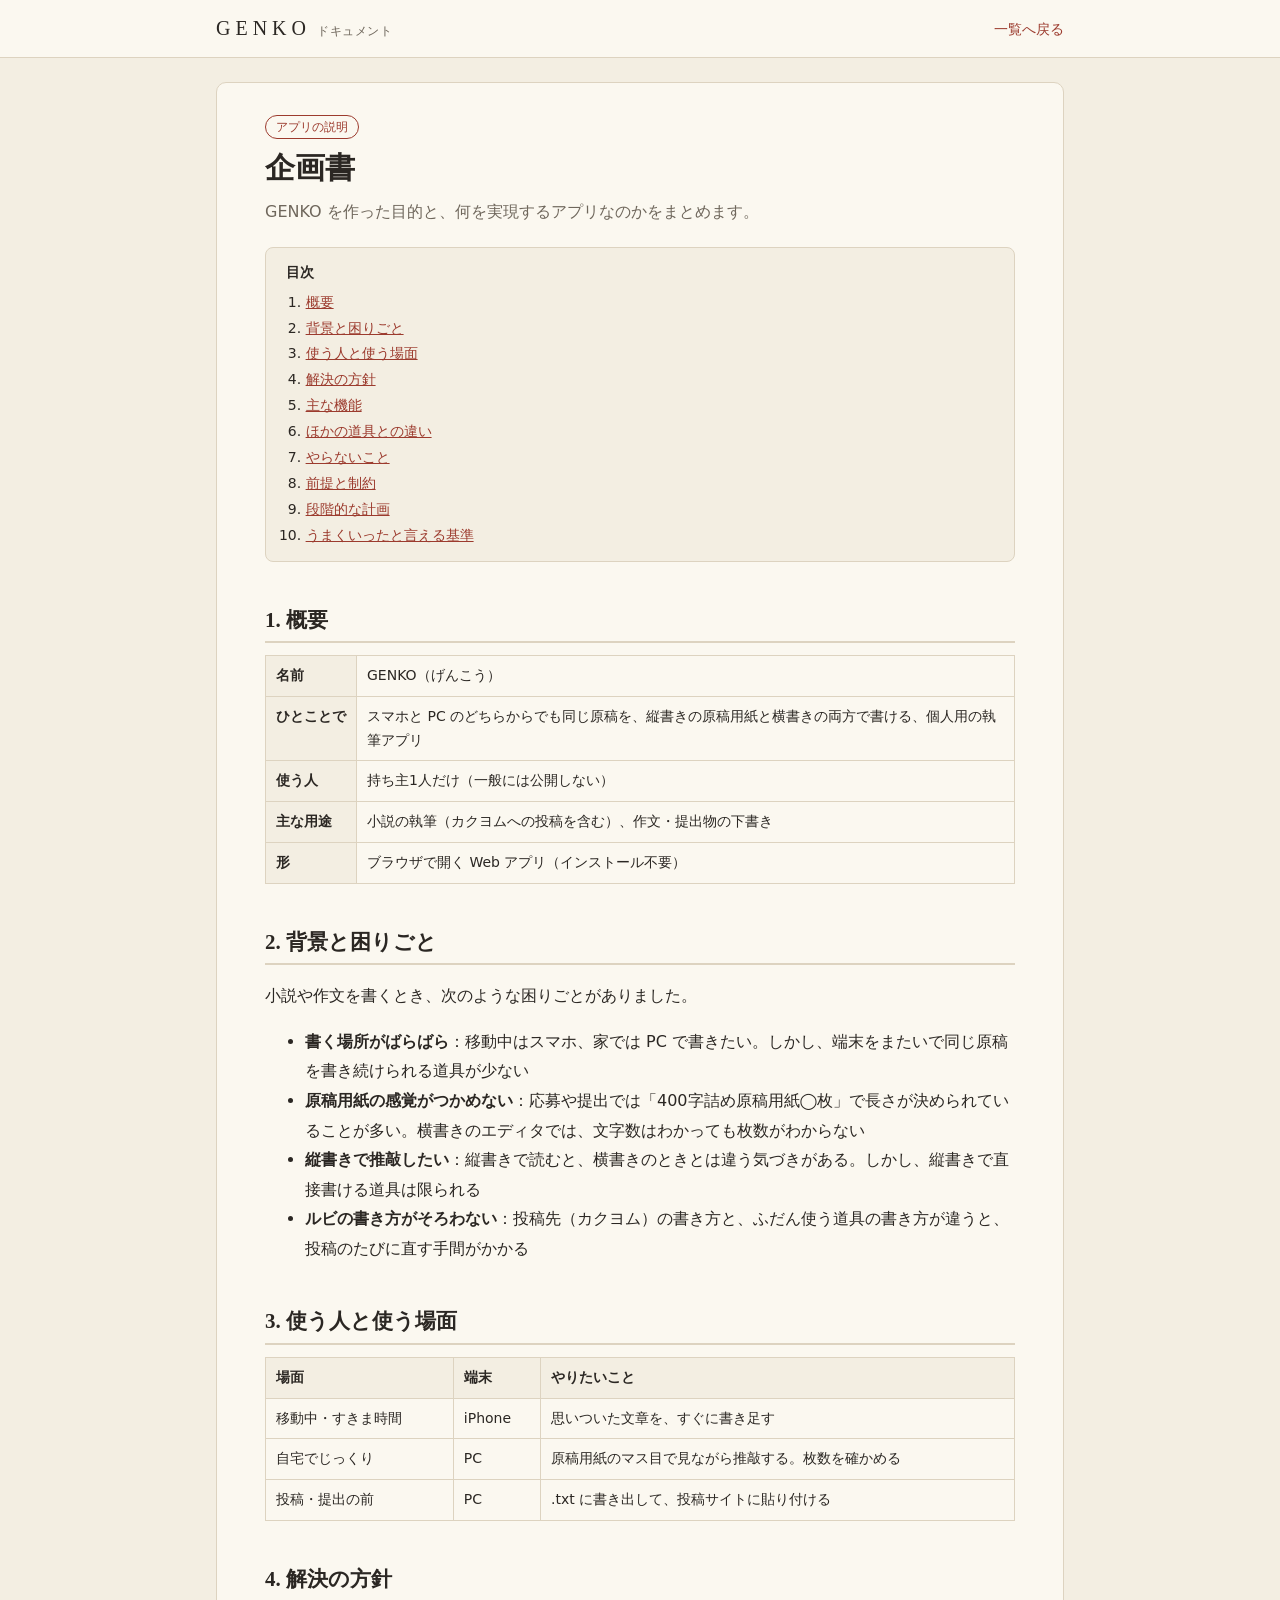
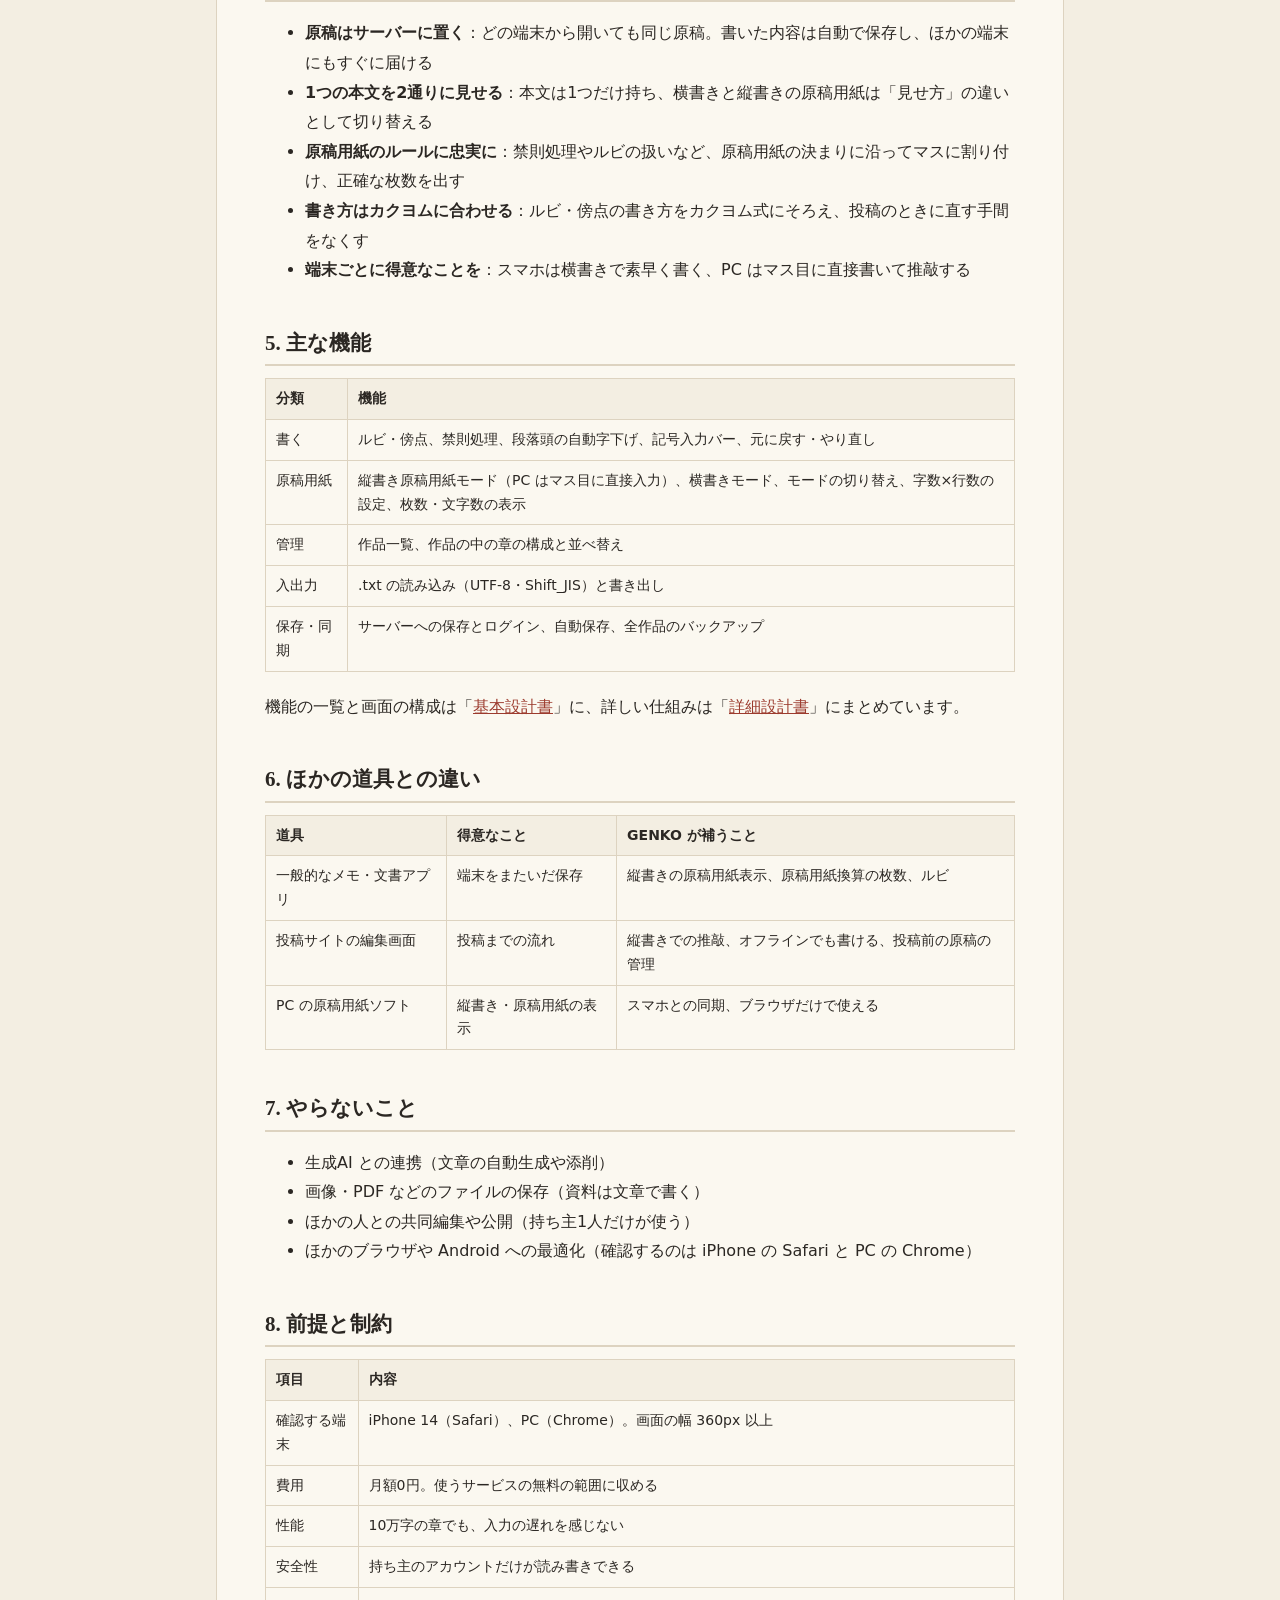
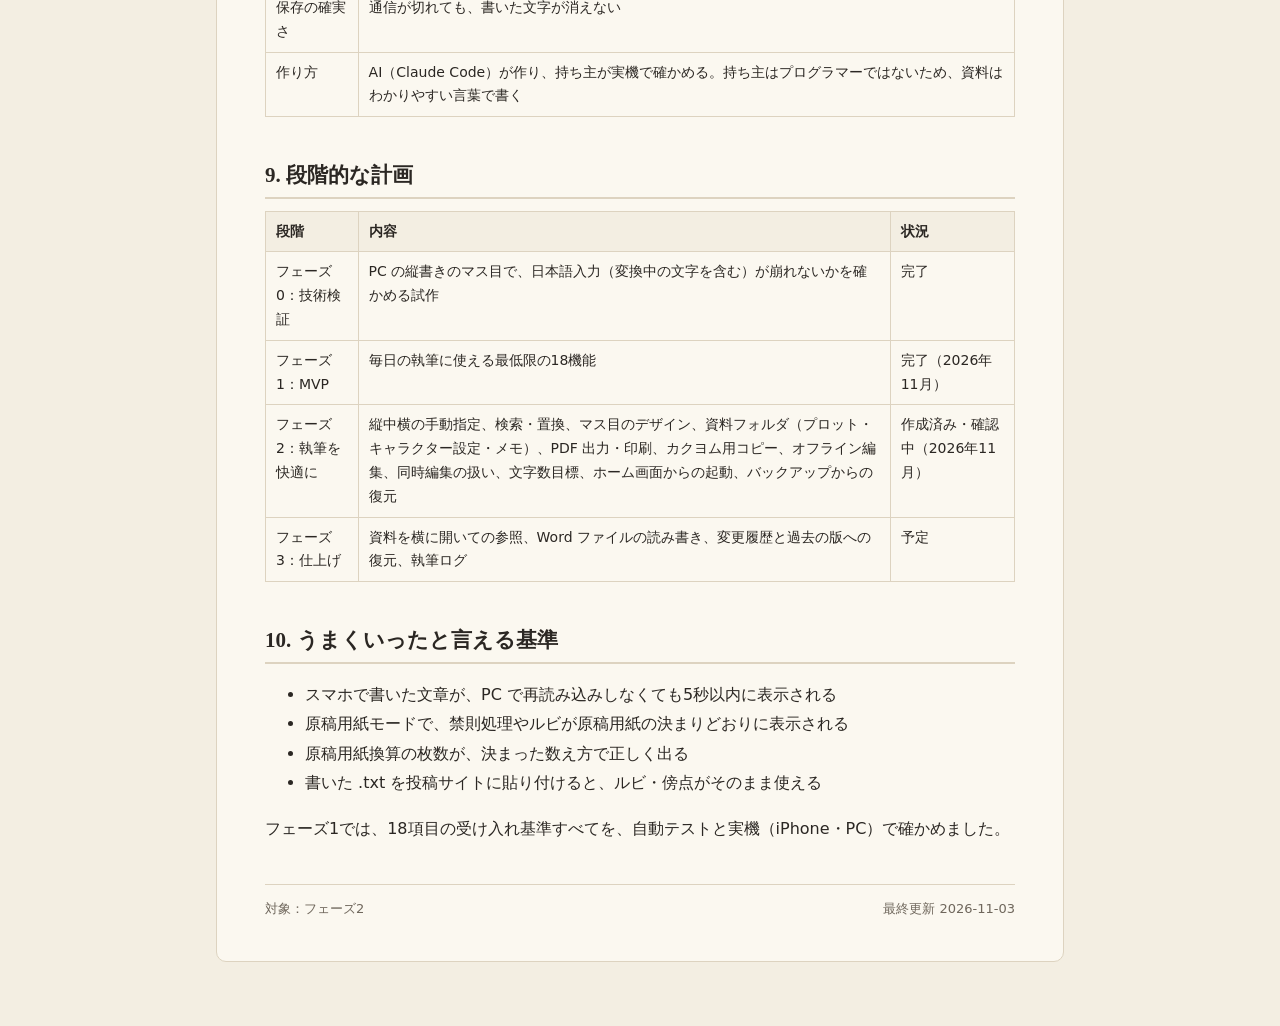
<file: docs/plan.html>
<!doctype html>
<html lang="ja">
<head>
  <meta charset="UTF-8">
  <meta name="viewport" content="width=device-width, initial-scale=1.0">
  <meta name="color-scheme" content="light dark">
  <title>企画書｜GENKO ドキュメント</title>
  <link rel="stylesheet" href="../assets/style.css?v=20261103">
</head>
<body>
  <header class="site-header">
    <div class="site-header-inner">
      <a class="site-logo" href="../index.html">GENKO<small>ドキュメント</small></a>
      <nav><a href="../index.html">一覧へ戻る</a></nav>
    </div>
  </header>

  <main>
    <article class="doc">
      <span class="doc-kind">アプリの説明</span>
      <h1>企画書</h1>
      <p class="lead">GENKO を作った目的と、何を実現するアプリなのかをまとめます。</p>

      <nav class="toc">
        <strong>目次</strong>
        <ol>
          <li><a href="#summary">概要</a></li>
          <li><a href="#background">背景と困りごと</a></li>
          <li><a href="#users">使う人と使う場面</a></li>
          <li><a href="#policy">解決の方針</a></li>
          <li><a href="#features">主な機能</a></li>
          <li><a href="#difference">ほかの道具との違い</a></li>
          <li><a href="#scope">やらないこと</a></li>
          <li><a href="#constraints">前提と制約</a></li>
          <li><a href="#roadmap">段階的な計画</a></li>
          <li><a href="#success">うまくいったと言える基準</a></li>
        </ol>
      </nav>

      <h2 id="summary">1. 概要</h2>
      <div class="table-wrap">
        <table>
          <tr><th>名前</th><td>GENKO（げんこう）</td></tr>
          <tr><th>ひとことで</th><td>スマホと PC のどちらからでも同じ原稿を、縦書きの原稿用紙と横書きの両方で書ける、個人用の執筆アプリ</td></tr>
          <tr><th>使う人</th><td>持ち主1人だけ（一般には公開しない）</td></tr>
          <tr><th>主な用途</th><td>小説の執筆（カクヨムへの投稿を含む）、作文・提出物の下書き</td></tr>
          <tr><th>形</th><td>ブラウザで開く Web アプリ（インストール不要）</td></tr>
        </table>
      </div>

      <h2 id="background">2. 背景と困りごと</h2>
      <p>小説や作文を書くとき、次のような困りごとがありました。</p>
      <ul>
        <li><strong>書く場所がばらばら</strong>：移動中はスマホ、家では PC で書きたい。しかし、端末をまたいで同じ原稿を書き続けられる道具が少ない</li>
        <li><strong>原稿用紙の感覚がつかめない</strong>：応募や提出では「400字詰め原稿用紙◯枚」で長さが決められていることが多い。横書きのエディタでは、文字数はわかっても枚数がわからない</li>
        <li><strong>縦書きで推敲したい</strong>：縦書きで読むと、横書きのときとは違う気づきがある。しかし、縦書きで直接書ける道具は限られる</li>
        <li><strong>ルビの書き方がそろわない</strong>：投稿先（カクヨム）の書き方と、ふだん使う道具の書き方が違うと、投稿のたびに直す手間がかかる</li>
      </ul>

      <h2 id="users">3. 使う人と使う場面</h2>
      <div class="table-wrap">
        <table>
          <tr><th>場面</th><th>端末</th><th>やりたいこと</th></tr>
          <tr><td>移動中・すきま時間</td><td>iPhone</td><td>思いついた文章を、すぐに書き足す</td></tr>
          <tr><td>自宅でじっくり</td><td>PC</td><td>原稿用紙のマス目で見ながら推敲する。枚数を確かめる</td></tr>
          <tr><td>投稿・提出の前</td><td>PC</td><td>.txt に書き出して、投稿サイトに貼り付ける</td></tr>
        </table>
      </div>

      <h2 id="policy">4. 解決の方針</h2>
      <ul>
        <li><strong>原稿はサーバーに置く</strong>：どの端末から開いても同じ原稿。書いた内容は自動で保存し、ほかの端末にもすぐに届ける</li>
        <li><strong>1つの本文を2通りに見せる</strong>：本文は1つだけ持ち、横書きと縦書きの原稿用紙は「見せ方」の違いとして切り替える</li>
        <li><strong>原稿用紙のルールに忠実に</strong>：禁則処理やルビの扱いなど、原稿用紙の決まりに沿ってマスに割り付け、正確な枚数を出す</li>
        <li><strong>書き方はカクヨムに合わせる</strong>：ルビ・傍点の書き方をカクヨム式にそろえ、投稿のときに直す手間をなくす</li>
        <li><strong>端末ごとに得意なことを</strong>：スマホは横書きで素早く書く、PC はマス目に直接書いて推敲する</li>
      </ul>

      <h2 id="features">5. 主な機能</h2>
      <div class="table-wrap">
        <table>
          <tr><th>分類</th><th>機能</th></tr>
          <tr><td>書く</td><td>ルビ・傍点、禁則処理、段落頭の自動字下げ、記号入力バー、元に戻す・やり直し</td></tr>
          <tr><td>原稿用紙</td><td>縦書き原稿用紙モード（PC はマス目に直接入力）、横書きモード、モードの切り替え、字数×行数の設定、枚数・文字数の表示</td></tr>
          <tr><td>管理</td><td>作品一覧、作品の中の章の構成と並べ替え</td></tr>
          <tr><td>入出力</td><td>.txt の読み込み（UTF-8・Shift_JIS）と書き出し</td></tr>
          <tr><td>保存・同期</td><td>サーバーへの保存とログイン、自動保存、全作品のバックアップ</td></tr>
        </table>
      </div>
      <p>機能の一覧と画面の構成は「<a href="basic-design.html">基本設計書</a>」に、詳しい仕組みは「<a href="detail-design.html">詳細設計書</a>」にまとめています。</p>

      <h2 id="difference">6. ほかの道具との違い</h2>
      <div class="table-wrap">
        <table>
          <tr><th>道具</th><th>得意なこと</th><th>GENKO が補うこと</th></tr>
          <tr><td>一般的なメモ・文書アプリ</td><td>端末をまたいだ保存</td><td>縦書きの原稿用紙表示、原稿用紙換算の枚数、ルビ</td></tr>
          <tr><td>投稿サイトの編集画面</td><td>投稿までの流れ</td><td>縦書きでの推敲、オフラインでも書ける、投稿前の原稿の管理</td></tr>
          <tr><td>PC の原稿用紙ソフト</td><td>縦書き・原稿用紙の表示</td><td>スマホとの同期、ブラウザだけで使える</td></tr>
        </table>
      </div>

      <h2 id="scope">7. やらないこと</h2>
      <ul>
        <li>生成AI との連携（文章の自動生成や添削）</li>
        <li>画像・PDF などのファイルの保存（資料は文章で書く）</li>
        <li>ほかの人との共同編集や公開（持ち主1人だけが使う）</li>
        <li>ほかのブラウザや Android への最適化（確認するのは iPhone の Safari と PC の Chrome）</li>
      </ul>

      <h2 id="constraints">8. 前提と制約</h2>
      <div class="table-wrap">
        <table>
          <tr><th>項目</th><th>内容</th></tr>
          <tr><td>確認する端末</td><td>iPhone 14（Safari）、PC（Chrome）。画面の幅 360px 以上</td></tr>
          <tr><td>費用</td><td>月額0円。使うサービスの無料の範囲に収める</td></tr>
          <tr><td>性能</td><td>10万字の章でも、入力の遅れを感じない</td></tr>
          <tr><td>安全性</td><td>持ち主のアカウントだけが読み書きできる</td></tr>
          <tr><td>保存の確実さ</td><td>通信が切れても、書いた文字が消えない</td></tr>
          <tr><td>作り方</td><td>AI（Claude Code）が作り、持ち主が実機で確かめる。持ち主はプログラマーではないため、資料はわかりやすい言葉で書く</td></tr>
        </table>
      </div>

      <h2 id="roadmap">9. 段階的な計画</h2>
      <div class="table-wrap">
        <table>
          <tr><th>段階</th><th>内容</th><th>状況</th></tr>
          <tr><td>フェーズ0：技術検証</td><td>PC の縦書きのマス目で、日本語入力（変換中の文字を含む）が崩れないかを確かめる試作</td><td>完了</td></tr>
          <tr><td>フェーズ1：MVP</td><td>毎日の執筆に使える最低限の18機能</td><td>完了（2026年11月）</td></tr>
          <tr><td>フェーズ2：執筆を快適に</td><td>縦中横の手動指定、検索・置換、マス目のデザイン、資料フォルダ（プロット・キャラクター設定・メモ）、PDF 出力・印刷、カクヨム用コピー、オフライン編集、同時編集の扱い、文字数目標、ホーム画面からの起動、バックアップからの復元</td><td>作成済み・確認中（2026年11月）</td></tr>
          <tr><td>フェーズ3：仕上げ</td><td>資料を横に開いての参照、Word ファイルの読み書き、変更履歴と過去の版への復元、執筆ログ</td><td>予定</td></tr>
        </table>
      </div>

      <h2 id="success">10. うまくいったと言える基準</h2>
      <ul>
        <li>スマホで書いた文章が、PC で再読み込みしなくても5秒以内に表示される</li>
        <li>原稿用紙モードで、禁則処理やルビが原稿用紙の決まりどおりに表示される</li>
        <li>原稿用紙換算の枚数が、決まった数え方で正しく出る</li>
        <li>書いた .txt を投稿サイトに貼り付けると、ルビ・傍点がそのまま使える</li>
      </ul>
      <p>フェーズ1では、18項目の受け入れ基準すべてを、自動テストと実機（iPhone・PC）で確かめました。</p>

      <div class="doc-footer">
        <span>対象：フェーズ2</span>
        <span>最終更新 2026-11-03</span>
      </div>
    </article>
  </main>
</body>
</html>
</file>
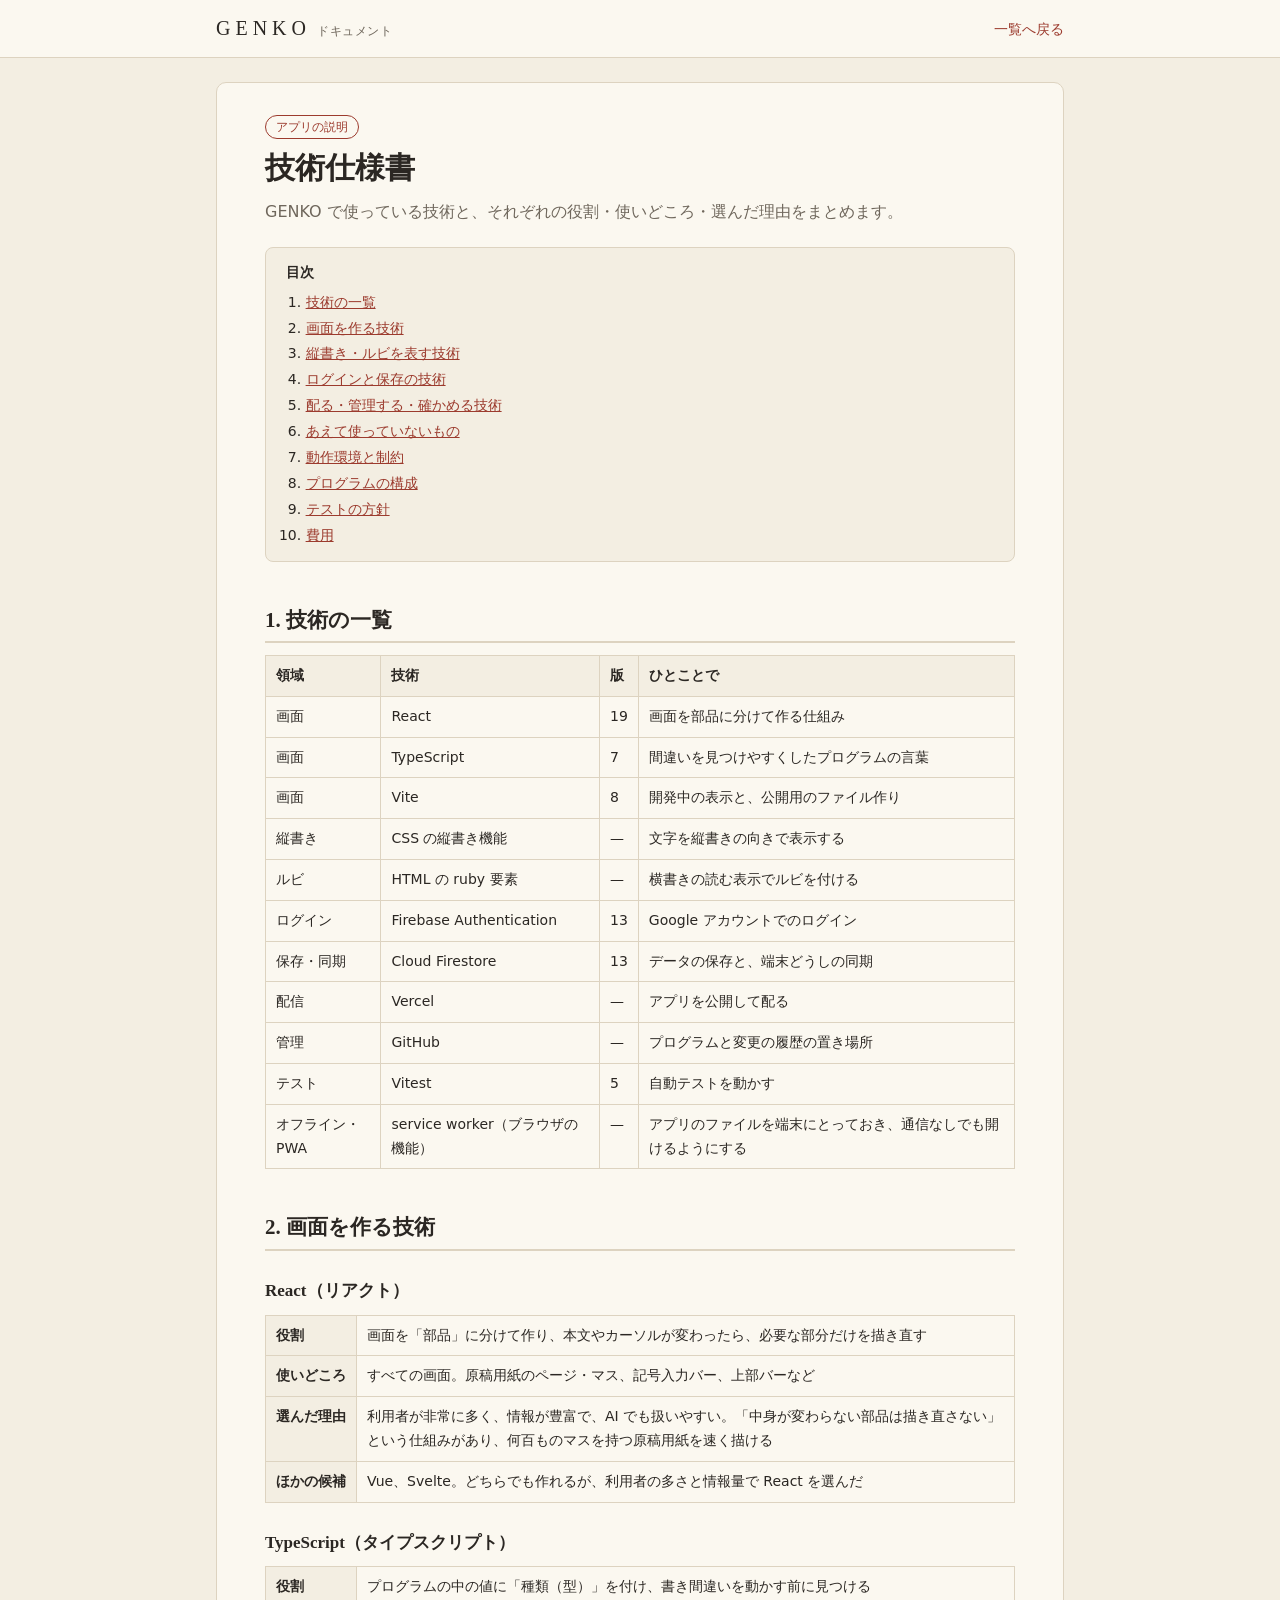
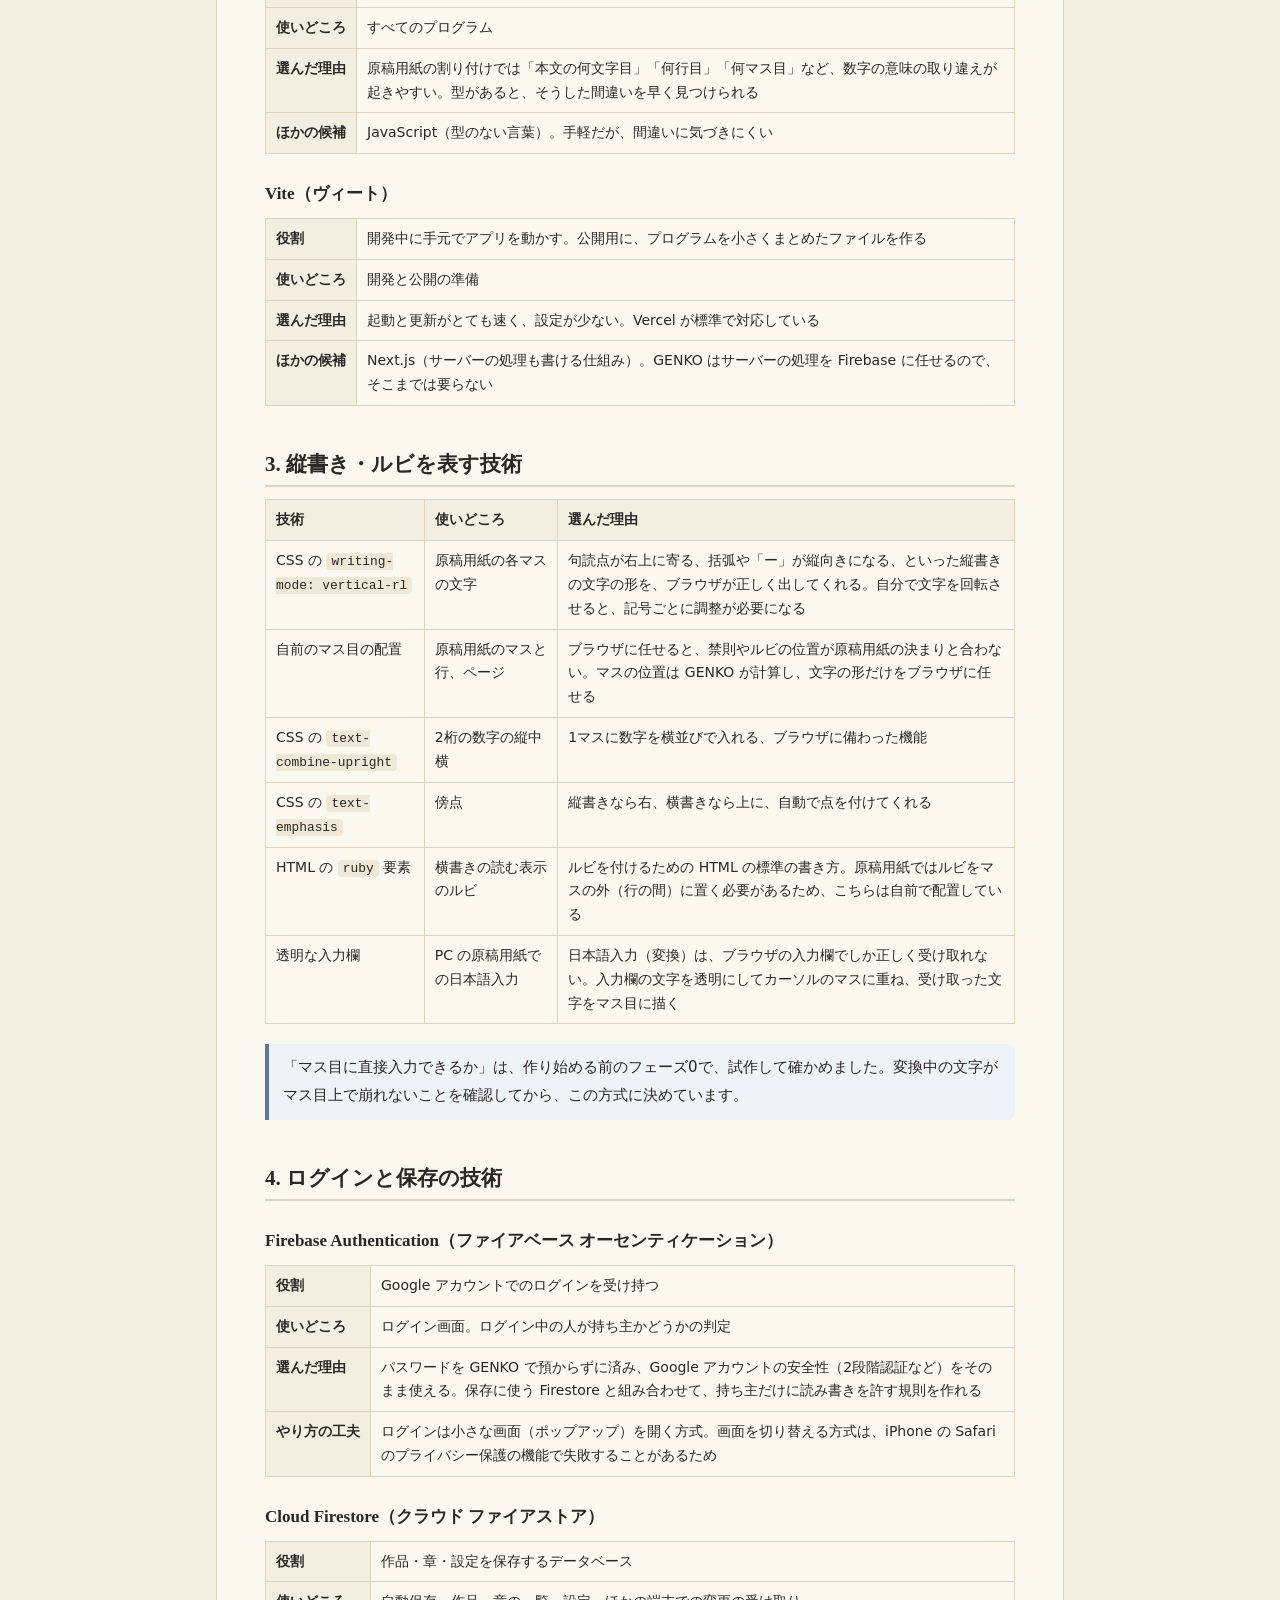
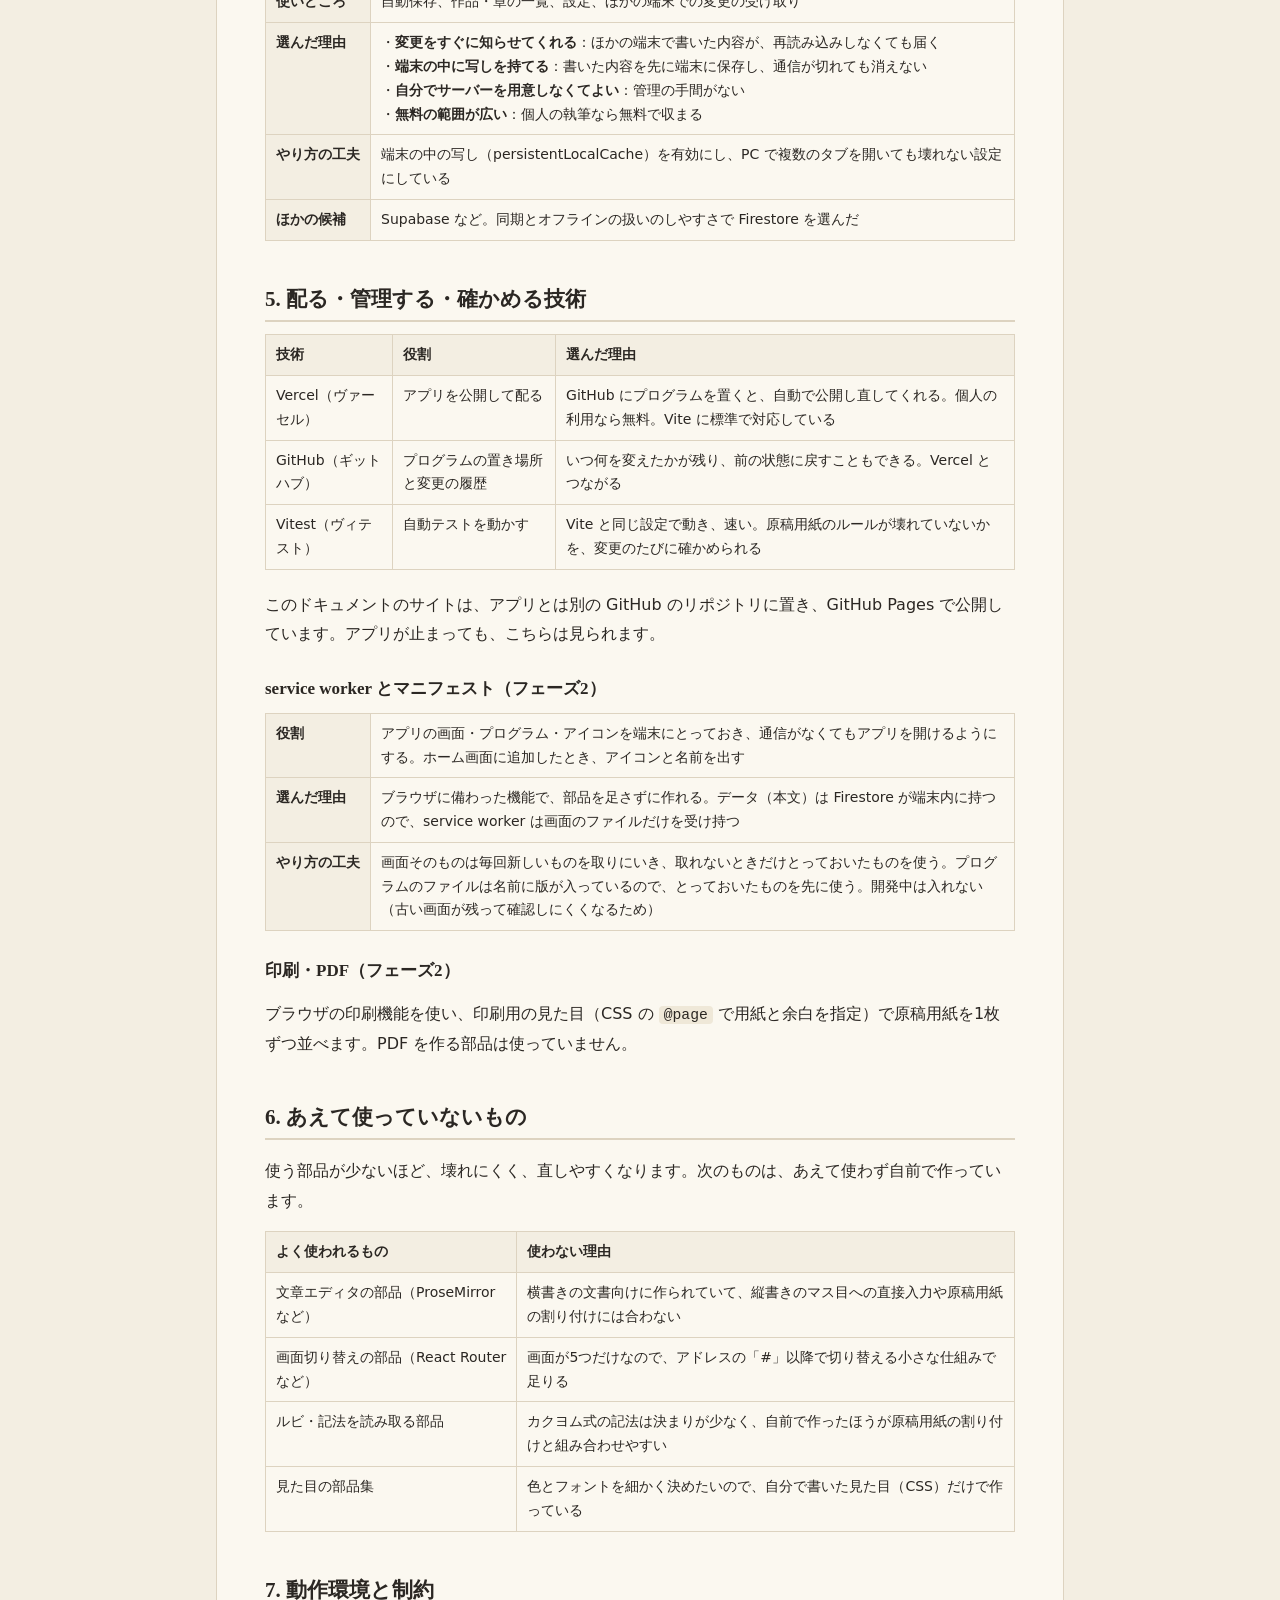
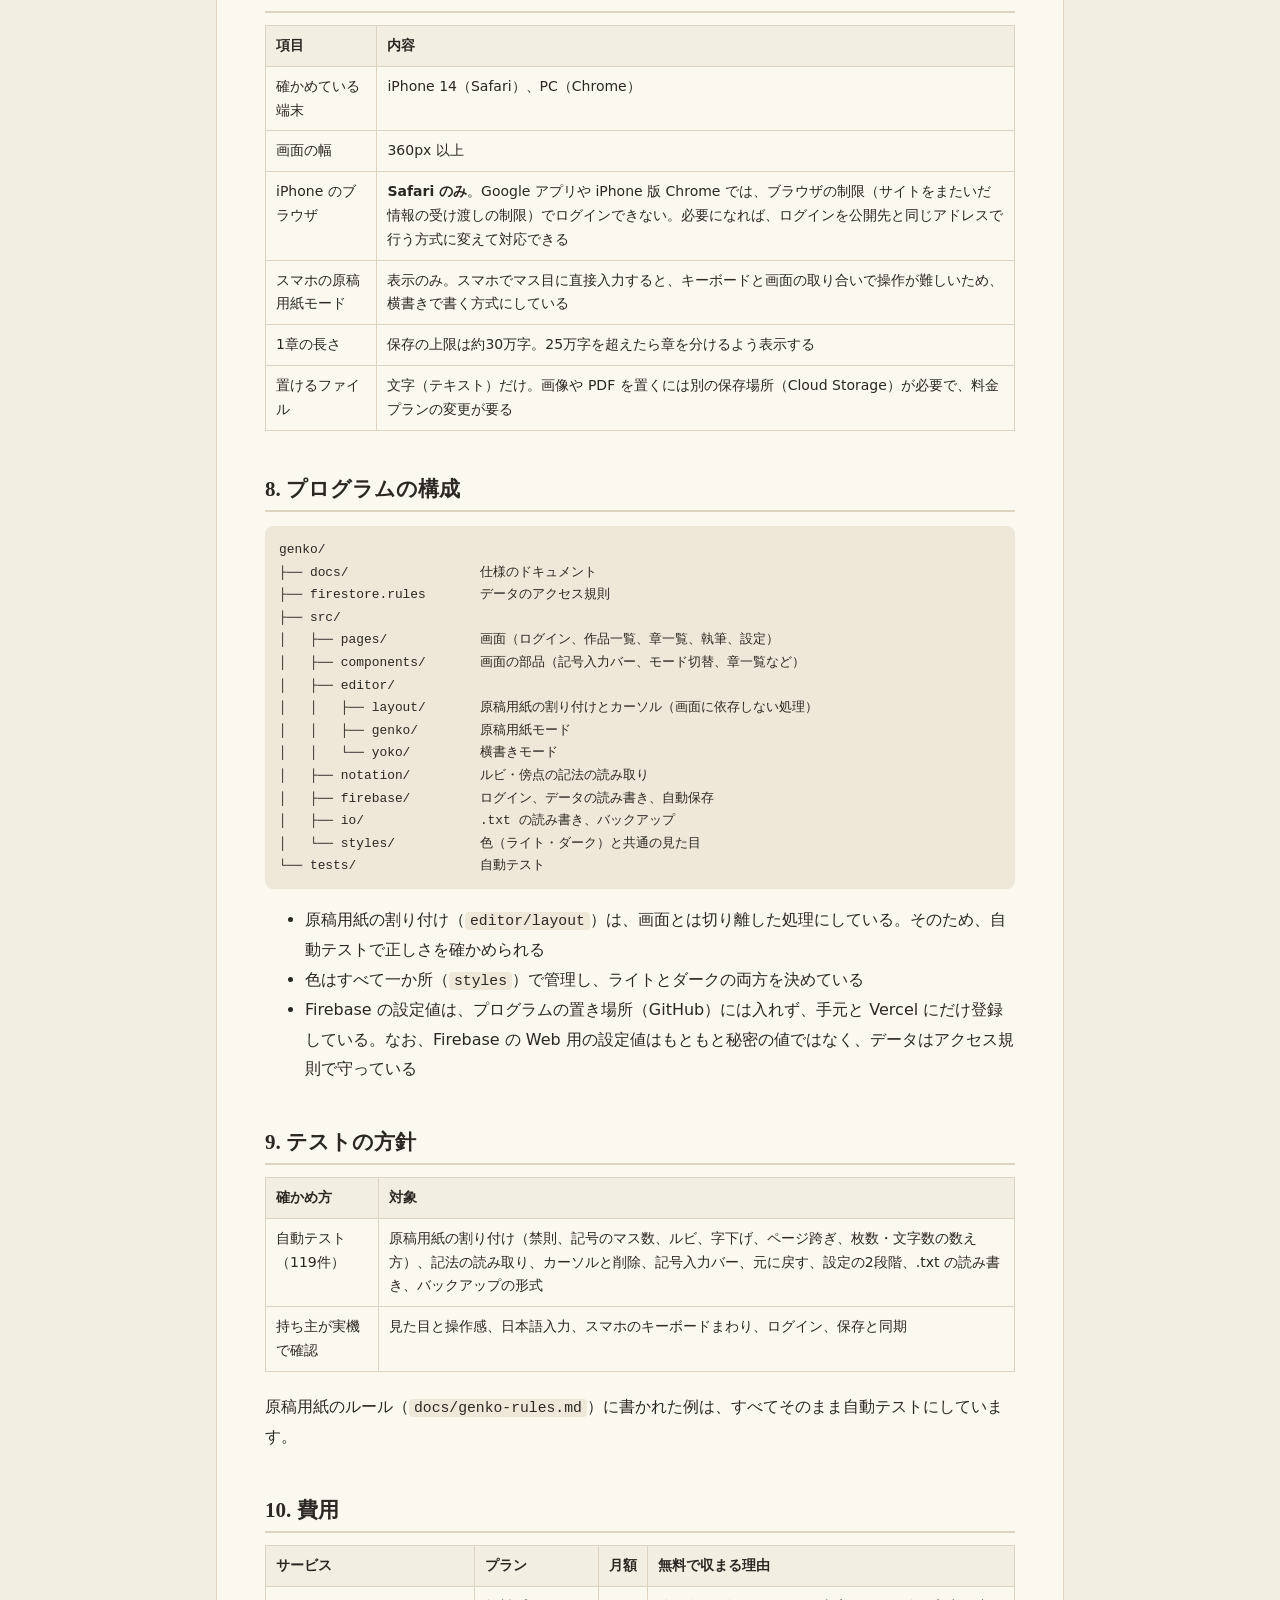
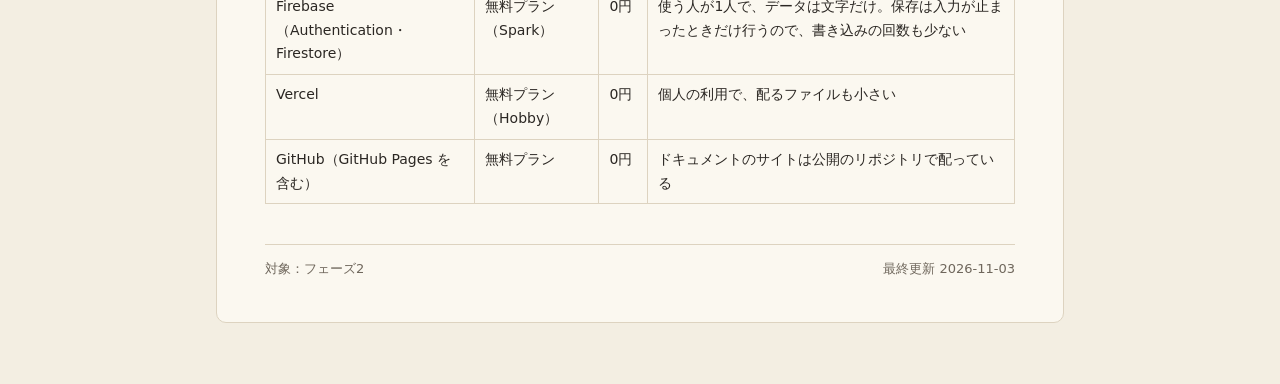
<file: docs/tech-spec.html>
<!doctype html>
<html lang="ja">
<head>
  <meta charset="UTF-8">
  <meta name="viewport" content="width=device-width, initial-scale=1.0">
  <meta name="color-scheme" content="light dark">
  <title>技術仕様書｜GENKO ドキュメント</title>
  <link rel="stylesheet" href="../assets/style.css?v=20261103">
</head>
<body>
  <header class="site-header">
    <div class="site-header-inner">
      <a class="site-logo" href="../index.html">GENKO<small>ドキュメント</small></a>
      <nav><a href="../index.html">一覧へ戻る</a></nav>
    </div>
  </header>

  <main>
    <article class="doc">
      <span class="doc-kind">アプリの説明</span>
      <h1>技術仕様書</h1>
      <p class="lead">GENKO で使っている技術と、それぞれの役割・使いどころ・選んだ理由をまとめます。</p>

      <nav class="toc">
        <strong>目次</strong>
        <ol>
          <li><a href="#overview">技術の一覧</a></li>
          <li><a href="#frontend">画面を作る技術</a></li>
          <li><a href="#vertical">縦書き・ルビを表す技術</a></li>
          <li><a href="#backend">ログインと保存の技術</a></li>
          <li><a href="#delivery">配る・管理する・確かめる技術</a></li>
          <li><a href="#not-used">あえて使っていないもの</a></li>
          <li><a href="#environment">動作環境と制約</a></li>
          <li><a href="#structure">プログラムの構成</a></li>
          <li><a href="#test">テストの方針</a></li>
          <li><a href="#cost">費用</a></li>
        </ol>
      </nav>

      <h2 id="overview">1. 技術の一覧</h2>
      <div class="table-wrap">
        <table>
          <tr><th>領域</th><th>技術</th><th>版</th><th>ひとことで</th></tr>
          <tr><td>画面</td><td>React</td><td>19</td><td>画面を部品に分けて作る仕組み</td></tr>
          <tr><td>画面</td><td>TypeScript</td><td>7</td><td>間違いを見つけやすくしたプログラムの言葉</td></tr>
          <tr><td>画面</td><td>Vite</td><td>8</td><td>開発中の表示と、公開用のファイル作り</td></tr>
          <tr><td>縦書き</td><td>CSS の縦書き機能</td><td>—</td><td>文字を縦書きの向きで表示する</td></tr>
          <tr><td>ルビ</td><td>HTML の ruby 要素</td><td>—</td><td>横書きの読む表示でルビを付ける</td></tr>
          <tr><td>ログイン</td><td>Firebase Authentication</td><td>13</td><td>Google アカウントでのログイン</td></tr>
          <tr><td>保存・同期</td><td>Cloud Firestore</td><td>13</td><td>データの保存と、端末どうしの同期</td></tr>
          <tr><td>配信</td><td>Vercel</td><td>—</td><td>アプリを公開して配る</td></tr>
          <tr><td>管理</td><td>GitHub</td><td>—</td><td>プログラムと変更の履歴の置き場所</td></tr>
          <tr><td>テスト</td><td>Vitest</td><td>5</td><td>自動テストを動かす</td></tr>
          <tr><td>オフライン・PWA</td><td>service worker（ブラウザの機能）</td><td>—</td><td>アプリのファイルを端末にとっておき、通信なしでも開けるようにする</td></tr>
        </table>
      </div>

      <h2 id="frontend">2. 画面を作る技術</h2>
      <h3>React（リアクト）</h3>
      <div class="table-wrap">
        <table>
          <tr><th>役割</th><td>画面を「部品」に分けて作り、本文やカーソルが変わったら、必要な部分だけを描き直す</td></tr>
          <tr><th>使いどころ</th><td>すべての画面。原稿用紙のページ・マス、記号入力バー、上部バーなど</td></tr>
          <tr><th>選んだ理由</th><td>利用者が非常に多く、情報が豊富で、AI でも扱いやすい。「中身が変わらない部品は描き直さない」という仕組みがあり、何百ものマスを持つ原稿用紙を速く描ける</td></tr>
          <tr><th>ほかの候補</th><td>Vue、Svelte。どちらでも作れるが、利用者の多さと情報量で React を選んだ</td></tr>
        </table>
      </div>
      <h3>TypeScript（タイプスクリプト）</h3>
      <div class="table-wrap">
        <table>
          <tr><th>役割</th><td>プログラムの中の値に「種類（型）」を付け、書き間違いを動かす前に見つける</td></tr>
          <tr><th>使いどころ</th><td>すべてのプログラム</td></tr>
          <tr><th>選んだ理由</th><td>原稿用紙の割り付けでは「本文の何文字目」「何行目」「何マス目」など、数字の意味の取り違えが起きやすい。型があると、そうした間違いを早く見つけられる</td></tr>
          <tr><th>ほかの候補</th><td>JavaScript（型のない言葉）。手軽だが、間違いに気づきにくい</td></tr>
        </table>
      </div>
      <h3>Vite（ヴィート）</h3>
      <div class="table-wrap">
        <table>
          <tr><th>役割</th><td>開発中に手元でアプリを動かす。公開用に、プログラムを小さくまとめたファイルを作る</td></tr>
          <tr><th>使いどころ</th><td>開発と公開の準備</td></tr>
          <tr><th>選んだ理由</th><td>起動と更新がとても速く、設定が少ない。Vercel が標準で対応している</td></tr>
          <tr><th>ほかの候補</th><td>Next.js（サーバーの処理も書ける仕組み）。GENKO はサーバーの処理を Firebase に任せるので、そこまでは要らない</td></tr>
        </table>
      </div>

      <h2 id="vertical">3. 縦書き・ルビを表す技術</h2>
      <div class="table-wrap">
        <table>
          <tr><th>技術</th><th>使いどころ</th><th>選んだ理由</th></tr>
          <tr>
            <td>CSS の <code>writing-mode: vertical-rl</code></td>
            <td>原稿用紙の各マスの文字</td>
            <td>句読点が右上に寄る、括弧や「ー」が縦向きになる、といった縦書きの文字の形を、ブラウザが正しく出してくれる。自分で文字を回転させると、記号ごとに調整が必要になる</td>
          </tr>
          <tr>
            <td>自前のマス目の配置</td>
            <td>原稿用紙のマスと行、ページ</td>
            <td>ブラウザに任せると、禁則やルビの位置が原稿用紙の決まりと合わない。マスの位置は GENKO が計算し、文字の形だけをブラウザに任せる</td>
          </tr>
          <tr>
            <td>CSS の <code>text-combine-upright</code></td>
            <td>2桁の数字の縦中横</td>
            <td>1マスに数字を横並びで入れる、ブラウザに備わった機能</td>
          </tr>
          <tr>
            <td>CSS の <code>text-emphasis</code></td>
            <td>傍点</td>
            <td>縦書きなら右、横書きなら上に、自動で点を付けてくれる</td>
          </tr>
          <tr>
            <td>HTML の <code>ruby</code> 要素</td>
            <td>横書きの読む表示のルビ</td>
            <td>ルビを付けるための HTML の標準の書き方。原稿用紙ではルビをマスの外（行の間）に置く必要があるため、こちらは自前で配置している</td>
          </tr>
          <tr>
            <td>透明な入力欄</td>
            <td>PC の原稿用紙での日本語入力</td>
            <td>日本語入力（変換）は、ブラウザの入力欄でしか正しく受け取れない。入力欄の文字を透明にしてカーソルのマスに重ね、受け取った文字をマス目に描く</td>
          </tr>
        </table>
      </div>
      <div class="note">
        <p>「マス目に直接入力できるか」は、作り始める前のフェーズ0で、試作して確かめました。変換中の文字がマス目上で崩れないことを確認してから、この方式に決めています。</p>
      </div>

      <h2 id="backend">4. ログインと保存の技術</h2>
      <h3>Firebase Authentication（ファイアベース オーセンティケーション）</h3>
      <div class="table-wrap">
        <table>
          <tr><th>役割</th><td>Google アカウントでのログインを受け持つ</td></tr>
          <tr><th>使いどころ</th><td>ログイン画面。ログイン中の人が持ち主かどうかの判定</td></tr>
          <tr><th>選んだ理由</th><td>パスワードを GENKO で預からずに済み、Google アカウントの安全性（2段階認証など）をそのまま使える。保存に使う Firestore と組み合わせて、持ち主だけに読み書きを許す規則を作れる</td></tr>
          <tr><th>やり方の工夫</th><td>ログインは小さな画面（ポップアップ）を開く方式。画面を切り替える方式は、iPhone の Safari のプライバシー保護の機能で失敗することがあるため</td></tr>
        </table>
      </div>
      <h3>Cloud Firestore（クラウド ファイアストア）</h3>
      <div class="table-wrap">
        <table>
          <tr><th>役割</th><td>作品・章・設定を保存するデータベース</td></tr>
          <tr><th>使いどころ</th><td>自動保存、作品・章の一覧、設定、ほかの端末での変更の受け取り</td></tr>
          <tr><th>選んだ理由</th><td>
            ・<strong>変更をすぐに知らせてくれる</strong>：ほかの端末で書いた内容が、再読み込みしなくても届く<br>
            ・<strong>端末の中に写しを持てる</strong>：書いた内容を先に端末に保存し、通信が切れても消えない<br>
            ・<strong>自分でサーバーを用意しなくてよい</strong>：管理の手間がない<br>
            ・<strong>無料の範囲が広い</strong>：個人の執筆なら無料で収まる
          </td></tr>
          <tr><th>やり方の工夫</th><td>端末の中の写し（persistentLocalCache）を有効にし、PC で複数のタブを開いても壊れない設定にしている</td></tr>
          <tr><th>ほかの候補</th><td>Supabase など。同期とオフラインの扱いのしやすさで Firestore を選んだ</td></tr>
        </table>
      </div>

      <h2 id="delivery">5. 配る・管理する・確かめる技術</h2>
      <div class="table-wrap">
        <table>
          <tr><th>技術</th><th>役割</th><th>選んだ理由</th></tr>
          <tr><td>Vercel（ヴァーセル）</td><td>アプリを公開して配る</td><td>GitHub にプログラムを置くと、自動で公開し直してくれる。個人の利用なら無料。Vite に標準で対応している</td></tr>
          <tr><td>GitHub（ギットハブ）</td><td>プログラムの置き場所と変更の履歴</td><td>いつ何を変えたかが残り、前の状態に戻すこともできる。Vercel とつながる</td></tr>
          <tr><td>Vitest（ヴィテスト）</td><td>自動テストを動かす</td><td>Vite と同じ設定で動き、速い。原稿用紙のルールが壊れていないかを、変更のたびに確かめられる</td></tr>
        </table>
      </div>
      <p>このドキュメントのサイトは、アプリとは別の GitHub のリポジトリに置き、GitHub Pages で公開しています。アプリが止まっても、こちらは見られます。</p>

      <h3>service worker とマニフェスト（フェーズ2）</h3>
      <div class="table-wrap">
        <table>
          <tr><th>役割</th><td>アプリの画面・プログラム・アイコンを端末にとっておき、通信がなくてもアプリを開けるようにする。ホーム画面に追加したとき、アイコンと名前を出す</td></tr>
          <tr><th>選んだ理由</th><td>ブラウザに備わった機能で、部品を足さずに作れる。データ（本文）は Firestore が端末内に持つので、service worker は画面のファイルだけを受け持つ</td></tr>
          <tr><th>やり方の工夫</th><td>画面そのものは毎回新しいものを取りにいき、取れないときだけとっておいたものを使う。プログラムのファイルは名前に版が入っているので、とっておいたものを先に使う。開発中は入れない（古い画面が残って確認しにくくなるため）</td></tr>
        </table>
      </div>
      <h3>印刷・PDF（フェーズ2）</h3>
      <p>ブラウザの印刷機能を使い、印刷用の見た目（CSS の <code>@page</code> で用紙と余白を指定）で原稿用紙を1枚ずつ並べます。PDF を作る部品は使っていません。</p>

      <h2 id="not-used">6. あえて使っていないもの</h2>
      <p>使う部品が少ないほど、壊れにくく、直しやすくなります。次のものは、あえて使わず自前で作っています。</p>
      <div class="table-wrap">
        <table>
          <tr><th>よく使われるもの</th><th>使わない理由</th></tr>
          <tr><td>文章エディタの部品（ProseMirror など）</td><td>横書きの文書向けに作られていて、縦書きのマス目への直接入力や原稿用紙の割り付けには合わない</td></tr>
          <tr><td>画面切り替えの部品（React Router など）</td><td>画面が5つだけなので、アドレスの「#」以降で切り替える小さな仕組みで足りる</td></tr>
          <tr><td>ルビ・記法を読み取る部品</td><td>カクヨム式の記法は決まりが少なく、自前で作ったほうが原稿用紙の割り付けと組み合わせやすい</td></tr>
          <tr><td>見た目の部品集</td><td>色とフォントを細かく決めたいので、自分で書いた見た目（CSS）だけで作っている</td></tr>
        </table>
      </div>

      <h2 id="environment">7. 動作環境と制約</h2>
      <div class="table-wrap">
        <table>
          <tr><th>項目</th><th>内容</th></tr>
          <tr><td>確かめている端末</td><td>iPhone 14（Safari）、PC（Chrome）</td></tr>
          <tr><td>画面の幅</td><td>360px 以上</td></tr>
          <tr><td>iPhone のブラウザ</td><td><strong>Safari のみ</strong>。Google アプリや iPhone 版 Chrome では、ブラウザの制限（サイトをまたいだ情報の受け渡しの制限）でログインできない。必要になれば、ログインを公開先と同じアドレスで行う方式に変えて対応できる</td></tr>
          <tr><td>スマホの原稿用紙モード</td><td>表示のみ。スマホでマス目に直接入力すると、キーボードと画面の取り合いで操作が難しいため、横書きで書く方式にしている</td></tr>
          <tr><td>1章の長さ</td><td>保存の上限は約30万字。25万字を超えたら章を分けるよう表示する</td></tr>
          <tr><td>置けるファイル</td><td>文字（テキスト）だけ。画像や PDF を置くには別の保存場所（Cloud Storage）が必要で、料金プランの変更が要る</td></tr>
        </table>
      </div>

      <h2 id="structure">8. プログラムの構成</h2>
      <pre><code>genko/
├── docs/                 仕様のドキュメント
├── firestore.rules       データのアクセス規則
├── src/
│   ├── pages/            画面（ログイン、作品一覧、章一覧、執筆、設定）
│   ├── components/       画面の部品（記号入力バー、モード切替、章一覧など）
│   ├── editor/
│   │   ├── layout/       原稿用紙の割り付けとカーソル（画面に依存しない処理）
│   │   ├── genko/        原稿用紙モード
│   │   └── yoko/         横書きモード
│   ├── notation/         ルビ・傍点の記法の読み取り
│   ├── firebase/         ログイン、データの読み書き、自動保存
│   ├── io/               .txt の読み書き、バックアップ
│   └── styles/           色（ライト・ダーク）と共通の見た目
└── tests/                自動テスト</code></pre>
      <ul>
        <li>原稿用紙の割り付け（<code>editor/layout</code>）は、画面とは切り離した処理にしている。そのため、自動テストで正しさを確かめられる</li>
        <li>色はすべて一か所（<code>styles</code>）で管理し、ライトとダークの両方を決めている</li>
        <li>Firebase の設定値は、プログラムの置き場所（GitHub）には入れず、手元と Vercel にだけ登録している。なお、Firebase の Web 用の設定値はもともと秘密の値ではなく、データはアクセス規則で守っている</li>
      </ul>

      <h2 id="test">9. テストの方針</h2>
      <div class="table-wrap">
        <table>
          <tr><th>確かめ方</th><th>対象</th></tr>
          <tr><td>自動テスト（119件）</td><td>原稿用紙の割り付け（禁則、記号のマス数、ルビ、字下げ、ページ跨ぎ、枚数・文字数の数え方）、記法の読み取り、カーソルと削除、記号入力バー、元に戻す、設定の2段階、.txt の読み書き、バックアップの形式</td></tr>
          <tr><td>持ち主が実機で確認</td><td>見た目と操作感、日本語入力、スマホのキーボードまわり、ログイン、保存と同期</td></tr>
        </table>
      </div>
      <p>原稿用紙のルール（<code>docs/genko-rules.md</code>）に書かれた例は、すべてそのまま自動テストにしています。</p>

      <h2 id="cost">10. 費用</h2>
      <div class="table-wrap">
        <table>
          <tr><th>サービス</th><th>プラン</th><th>月額</th><th>無料で収まる理由</th></tr>
          <tr><td>Firebase（Authentication・Firestore）</td><td>無料プラン（Spark）</td><td>0円</td><td>使う人が1人で、データは文字だけ。保存は入力が止まったときだけ行うので、書き込みの回数も少ない</td></tr>
          <tr><td>Vercel</td><td>無料プラン（Hobby）</td><td>0円</td><td>個人の利用で、配るファイルも小さい</td></tr>
          <tr><td>GitHub（GitHub Pages を含む）</td><td>無料プラン</td><td>0円</td><td>ドキュメントのサイトは公開のリポジトリで配っている</td></tr>
        </table>
      </div>

      <div class="doc-footer">
        <span>対象：フェーズ2</span>
        <span>最終更新 2026-11-03</span>
      </div>
    </article>
  </main>
</body>
</html>
</file>
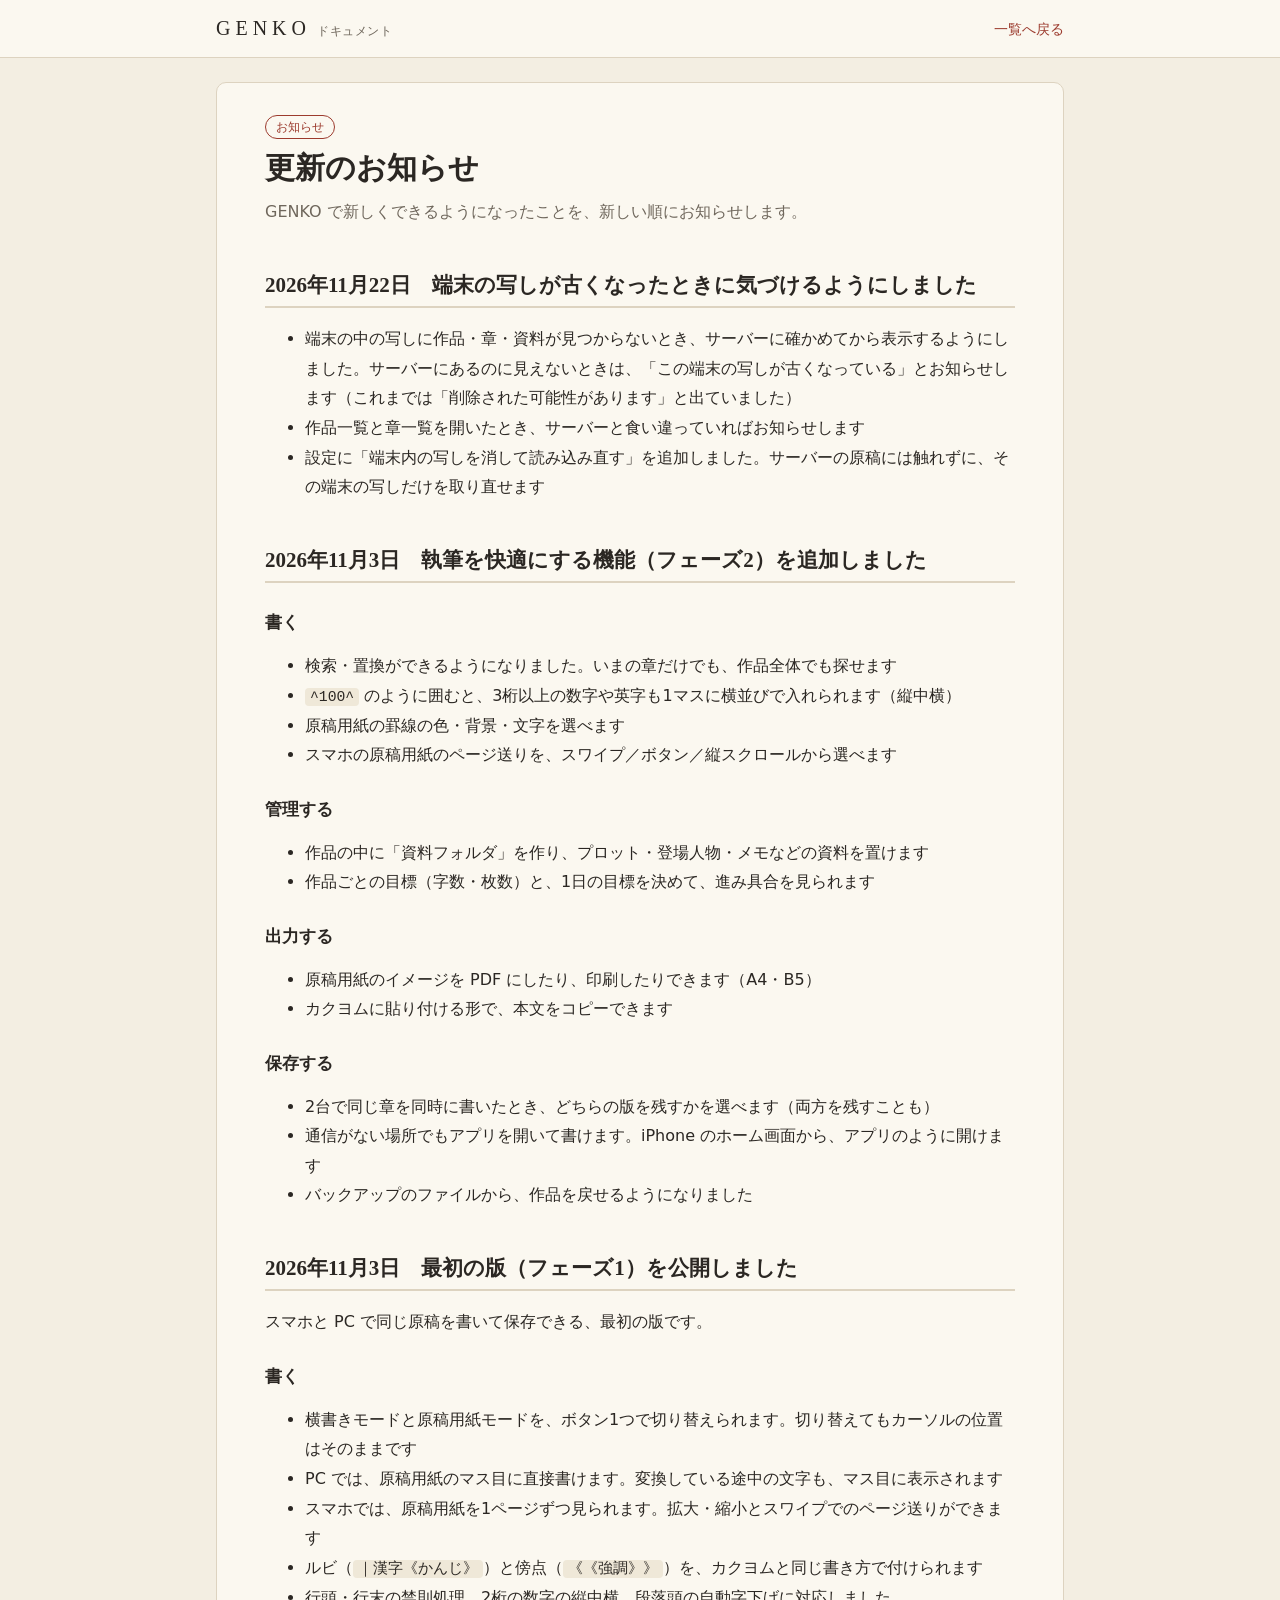
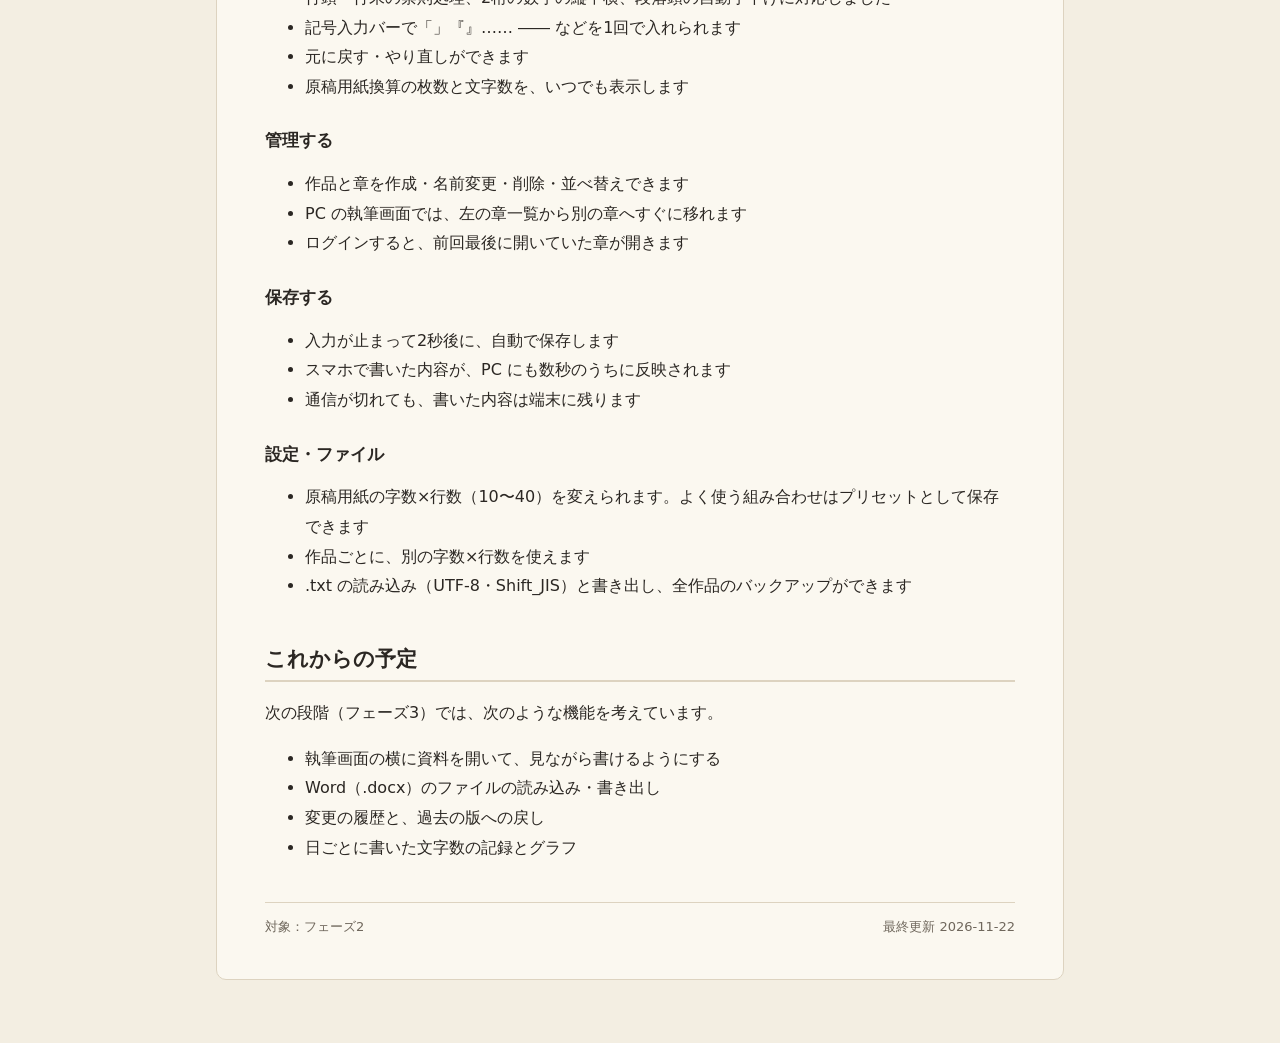
<file: docs/updates.html>
<!doctype html>
<html lang="ja">
<head>
  <meta charset="UTF-8">
  <meta name="viewport" content="width=device-width, initial-scale=1.0">
  <meta name="color-scheme" content="light dark">
  <title>更新のお知らせ｜GENKO ドキュメント</title>
  <link rel="stylesheet" href="../assets/style.css?v=20261103">
</head>
<body>
  <header class="site-header">
    <div class="site-header-inner">
      <a class="site-logo" href="../index.html">GENKO<small>ドキュメント</small></a>
      <nav><a href="../index.html">一覧へ戻る</a></nav>
    </div>
  </header>

  <main>
    <article class="doc">
      <span class="doc-kind">お知らせ</span>
      <h1>更新のお知らせ</h1>
      <p class="lead">GENKO で新しくできるようになったことを、新しい順にお知らせします。</p>

      <h2>2026年11月22日　端末の写しが古くなったときに気づけるようにしました</h2>
      <ul>
        <li>端末の中の写しに作品・章・資料が見つからないとき、サーバーに確かめてから表示するようにしました。サーバーにあるのに見えないときは、「この端末の写しが古くなっている」とお知らせします（これまでは「削除された可能性があります」と出ていました）</li>
        <li>作品一覧と章一覧を開いたとき、サーバーと食い違っていればお知らせします</li>
        <li>設定に「端末内の写しを消して読み込み直す」を追加しました。サーバーの原稿には触れずに、その端末の写しだけを取り直せます</li>
      </ul>

      <h2>2026年11月3日　執筆を快適にする機能（フェーズ2）を追加しました</h2>
      <h3>書く</h3>
      <ul>
        <li>検索・置換ができるようになりました。いまの章だけでも、作品全体でも探せます</li>
        <li><code>^100^</code> のように囲むと、3桁以上の数字や英字も1マスに横並びで入れられます（縦中横）</li>
        <li>原稿用紙の罫線の色・背景・文字を選べます</li>
        <li>スマホの原稿用紙のページ送りを、スワイプ／ボタン／縦スクロールから選べます</li>
      </ul>
      <h3>管理する</h3>
      <ul>
        <li>作品の中に「資料フォルダ」を作り、プロット・登場人物・メモなどの資料を置けます</li>
        <li>作品ごとの目標（字数・枚数）と、1日の目標を決めて、進み具合を見られます</li>
      </ul>
      <h3>出力する</h3>
      <ul>
        <li>原稿用紙のイメージを PDF にしたり、印刷したりできます（A4・B5）</li>
        <li>カクヨムに貼り付ける形で、本文をコピーできます</li>
      </ul>
      <h3>保存する</h3>
      <ul>
        <li>2台で同じ章を同時に書いたとき、どちらの版を残すかを選べます（両方を残すことも）</li>
        <li>通信がない場所でもアプリを開いて書けます。iPhone のホーム画面から、アプリのように開けます</li>
        <li>バックアップのファイルから、作品を戻せるようになりました</li>
      </ul>

      <h2>2026年11月3日　最初の版（フェーズ1）を公開しました</h2>
      <p>スマホと PC で同じ原稿を書いて保存できる、最初の版です。</p>

      <h3>書く</h3>
      <ul>
        <li>横書きモードと原稿用紙モードを、ボタン1つで切り替えられます。切り替えてもカーソルの位置はそのままです</li>
        <li>PC では、原稿用紙のマス目に直接書けます。変換している途中の文字も、マス目に表示されます</li>
        <li>スマホでは、原稿用紙を1ページずつ見られます。拡大・縮小とスワイプでのページ送りができます</li>
        <li>ルビ（<code>｜漢字《かんじ》</code>）と傍点（<code>《《強調》》</code>）を、カクヨムと同じ書き方で付けられます</li>
        <li>行頭・行末の禁則処理、2桁の数字の縦中横、段落頭の自動字下げに対応しました</li>
        <li>記号入力バーで「」『』…… ―― などを1回で入れられます</li>
        <li>元に戻す・やり直しができます</li>
        <li>原稿用紙換算の枚数と文字数を、いつでも表示します</li>
      </ul>

      <h3>管理する</h3>
      <ul>
        <li>作品と章を作成・名前変更・削除・並べ替えできます</li>
        <li>PC の執筆画面では、左の章一覧から別の章へすぐに移れます</li>
        <li>ログインすると、前回最後に開いていた章が開きます</li>
      </ul>

      <h3>保存する</h3>
      <ul>
        <li>入力が止まって2秒後に、自動で保存します</li>
        <li>スマホで書いた内容が、PC にも数秒のうちに反映されます</li>
        <li>通信が切れても、書いた内容は端末に残ります</li>
      </ul>

      <h3>設定・ファイル</h3>
      <ul>
        <li>原稿用紙の字数×行数（10〜40）を変えられます。よく使う組み合わせはプリセットとして保存できます</li>
        <li>作品ごとに、別の字数×行数を使えます</li>
        <li>.txt の読み込み（UTF-8・Shift_JIS）と書き出し、全作品のバックアップができます</li>
      </ul>

      <h2>これからの予定</h2>
      <p>次の段階（フェーズ3）では、次のような機能を考えています。</p>
      <ul>
        <li>執筆画面の横に資料を開いて、見ながら書けるようにする</li>
        <li>Word（.docx）のファイルの読み込み・書き出し</li>
        <li>変更の履歴と、過去の版への戻し</li>
        <li>日ごとに書いた文字数の記録とグラフ</li>
      </ul>

      <div class="doc-footer">
        <span>対象：フェーズ2</span>
        <span>最終更新 2026-11-22</span>
      </div>
    </article>
  </main>
</body>
</html>
</file>
<file: assets/style.css>
/* GENKO ポータルの共通の見た目。アプリと同じく、生成りの紙色と明朝体を基調にする。
   色はすべてここの変数で管理し、端末の設定（ライト・ダーク）に自動で合わせる。 */

:root {
  --bg: #f3eee2;
  --paper: #fbf8f0;
  --text: #2b2723;
  --muted: #6f675c;
  --line: #ddd3c0;
  --accent: #9c3b2e;
  --accent-soft: #f3e1dc;
  --note-bg: #eef3f7;
  --note-line: #5b7a99;
  --warn-bg: #fbefe0;
  --warn-line: #b8742a;
  --code-bg: #efe8d8;
  --grid: #e2a39a;
  --mincho: 'Yu Mincho', 'YuMincho', 'Hiragino Mincho ProN', 'Noto Serif JP', serif;
  --gothic: system-ui, 'Hiragino Sans', 'Yu Gothic UI', 'Meiryo', sans-serif;
  --mono: ui-monospace, 'Cascadia Mono', Consolas, monospace;
}

@media (prefers-color-scheme: dark) {
  :root {
    --bg: #1c1b19;
    --paper: #262522;
    --text: #e6e1d6;
    --muted: #a39b8e;
    --line: #3d3a35;
    --accent: #e8806f;
    --accent-soft: #3a2824;
    --note-bg: #222b33;
    --note-line: #7fa2c4;
    --warn-bg: #352a1d;
    --warn-line: #d9a05b;
    --code-bg: #302e2a;
    --grid: #5a5650;
  }
}

* {
  box-sizing: border-box;
}

html {
  -webkit-text-size-adjust: 100%;
}

body {
  margin: 0;
  background: var(--bg);
  color: var(--text);
  font-family: var(--gothic);
  font-size: 16px;
  line-height: 1.85;
}

a {
  color: var(--accent);
}

/* 上部の帯 */
.site-header {
  background: var(--paper);
  border-bottom: 1px solid var(--line);
}

.site-header-inner {
  max-width: 880px;
  margin: 0 auto;
  padding: 10px 16px;
  display: flex;
  align-items: center;
  justify-content: space-between;
  gap: 12px;
}

.site-logo {
  font-family: var(--mincho);
  font-size: 20px;
  letter-spacing: 0.25em;
  color: var(--text);
  text-decoration: none;
}

.site-logo small {
  font-family: var(--gothic);
  font-size: 12px;
  letter-spacing: 0.05em;
  color: var(--muted);
  margin-left: 6px;
}

.site-header nav a {
  font-size: 14px;
  text-decoration: none;
}

/* 本文 */
main {
  max-width: 880px;
  margin: 0 auto;
  padding: 24px 16px 64px;
}

.doc {
  background: var(--paper);
  border: 1px solid var(--line);
  border-radius: 10px;
  padding: 28px clamp(16px, 4vw, 48px) 40px;
}

.doc-kind {
  display: inline-block;
  font-size: 12px;
  color: var(--accent);
  border: 1px solid var(--accent);
  border-radius: 999px;
  padding: 0 10px;
  margin-bottom: 8px;
}

h1,
h2,
h3 {
  font-family: var(--mincho);
  font-weight: 600;
  line-height: 1.4;
}

h1 {
  font-size: clamp(24px, 5vw, 30px);
  margin: 0 0 8px;
}

h2 {
  font-size: 21px;
  margin: 44px 0 12px;
  padding-bottom: 6px;
  border-bottom: 2px solid var(--line);
}

h3 {
  font-size: 17px;
  margin: 28px 0 8px;
}

.lead {
  color: var(--muted);
  margin: 0 0 20px;
}

.meta {
  font-size: 13px;
  color: var(--muted);
}

/* 目次 */
.toc {
  background: var(--bg);
  border: 1px solid var(--line);
  border-radius: 8px;
  padding: 12px 20px;
  margin: 20px 0 8px;
  font-size: 14px;
}

.toc strong {
  display: block;
  margin-bottom: 4px;
}

.toc ol {
  margin: 0;
  padding-left: 1.4em;
}

/* 表 */
.table-wrap {
  overflow-x: auto;
  margin: 12px 0 20px;
}

table {
  border-collapse: collapse;
  width: 100%;
  font-size: 14px;
  line-height: 1.7;
}

th,
td {
  border: 1px solid var(--line);
  padding: 8px 10px;
  text-align: left;
  vertical-align: top;
}

th {
  background: var(--bg);
  white-space: nowrap;
}

/* 記法などの文字 */
code,
kbd {
  font-family: var(--mono);
  font-size: 0.92em;
  background: var(--code-bg);
  border-radius: 4px;
  padding: 1px 5px;
}

pre {
  background: var(--code-bg);
  border-radius: 8px;
  padding: 12px 14px;
  overflow-x: auto;
  font-family: var(--mono);
  font-size: 14px;
  line-height: 1.6;
}

pre code {
  background: none;
  padding: 0;
}

.mincho {
  font-family: var(--mincho);
}

/* 補足・注意の囲み */
.note,
.warn {
  border-left: 4px solid var(--note-line);
  background: var(--note-bg);
  border-radius: 0 8px 8px 0;
  padding: 10px 14px;
  margin: 16px 0;
  font-size: 15px;
}

.warn {
  border-left-color: var(--warn-line);
  background: var(--warn-bg);
}

.note > :first-child,
.warn > :first-child {
  margin-top: 0;
}

.note > :last-child,
.warn > :last-child {
  margin-bottom: 0;
}

/* 図。スマホでは縮めすぎると文字が読めないので、一定の幅より狭ければ横にずらして見る */
figure {
  margin: 20px 0;
}

.figure-scroll {
  overflow-x: auto;
}

figure svg {
  display: block;
  width: 100%;
  min-width: 640px;
  height: auto;
}

figcaption {
  font-size: 13px;
  color: var(--muted);
  text-align: center;
  margin-top: 6px;
}

.diagram-box {
  fill: var(--paper);
  stroke: var(--line);
  stroke-width: 1.5;
}

.diagram-accent {
  fill: var(--accent-soft);
  stroke: var(--accent);
  stroke-width: 1.5;
}

.diagram-text {
  fill: var(--text);
  font-family: var(--gothic);
  font-size: 14px;
}

.diagram-sub {
  fill: var(--muted);
  font-family: var(--gothic);
  font-size: 12px;
}

.diagram-line {
  stroke: var(--muted);
  stroke-width: 1.5;
  fill: none;
}

.diagram-arrowhead {
  fill: var(--muted);
}

/* 手順 */
.steps {
  counter-reset: step;
  list-style: none;
  padding: 0;
}

.steps > li {
  counter-increment: step;
  position: relative;
  padding-left: 40px;
  margin-bottom: 12px;
}

.steps > li::before {
  content: counter(step);
  position: absolute;
  left: 0;
  top: 2px;
  width: 26px;
  height: 26px;
  border-radius: 50%;
  background: var(--accent);
  color: var(--paper);
  font-size: 14px;
  font-weight: 600;
  display: flex;
  align-items: center;
  justify-content: center;
}

/* 原稿用紙の見本（縦書きのマス目） */
.genko-sample {
  display: inline-flex;
  flex-direction: row-reverse;
  gap: 6px;
  padding: 10px;
  background: var(--bg);
  border: 1px solid var(--line);
  border-radius: 6px;
}

.genko-sample .col {
  display: flex;
  flex-direction: column;
  border-left: 1px solid var(--grid);
  border-right: 1px solid var(--grid);
}

.genko-sample .cell {
  width: 30px;
  height: 30px;
  border-bottom: 1px solid var(--grid);
  writing-mode: vertical-rl;
  font-family: var(--mincho);
  font-size: 19px;
  line-height: 1;
  display: flex;
  align-items: center;
  justify-content: center;
}

.genko-sample .cell:first-child {
  border-top: 1px solid var(--grid);
}

.genko-sample .cell.hang {
  color: var(--accent);
}

/* トップページの一覧 */
.portal-intro {
  text-align: center;
  padding: 28px 0 12px;
}

.portal-intro h1 {
  font-size: clamp(30px, 8vw, 44px);
  letter-spacing: 0.35em;
  margin-bottom: 4px;
}

.portal-section h2 {
  border-bottom: none;
  margin: 36px 0 4px;
}

.portal-section > p {
  margin: 0 0 12px;
  color: var(--muted);
  font-size: 14px;
}

.cards {
  display: grid;
  grid-template-columns: repeat(auto-fill, minmax(240px, 1fr));
  gap: 12px;
}

.card {
  display: block;
  background: var(--paper);
  border: 1px solid var(--line);
  border-radius: 10px;
  padding: 14px 16px;
  color: var(--text);
  text-decoration: none;
  transition: border-color 0.15s;
}

.card:hover {
  border-color: var(--accent);
}

.card-title {
  font-family: var(--mincho);
  font-size: 18px;
  font-weight: 600;
}

.card-desc {
  font-size: 13px;
  color: var(--muted);
  line-height: 1.7;
  margin-top: 4px;
}

/* ページの下部 */
.doc-footer {
  margin-top: 40px;
  padding-top: 12px;
  border-top: 1px solid var(--line);
  font-size: 13px;
  color: var(--muted);
  display: flex;
  justify-content: space-between;
  flex-wrap: wrap;
  gap: 8px;
}

.site-footer {
  text-align: center;
  font-size: 12px;
  color: var(--muted);
  padding: 0 16px 32px;
}

@media print {
  body {
    background: #fff;
  }
  .site-header nav,
  .toc {
    display: none;
  }
  .doc {
    border: none;
    padding: 0;
  }
}
</file>
